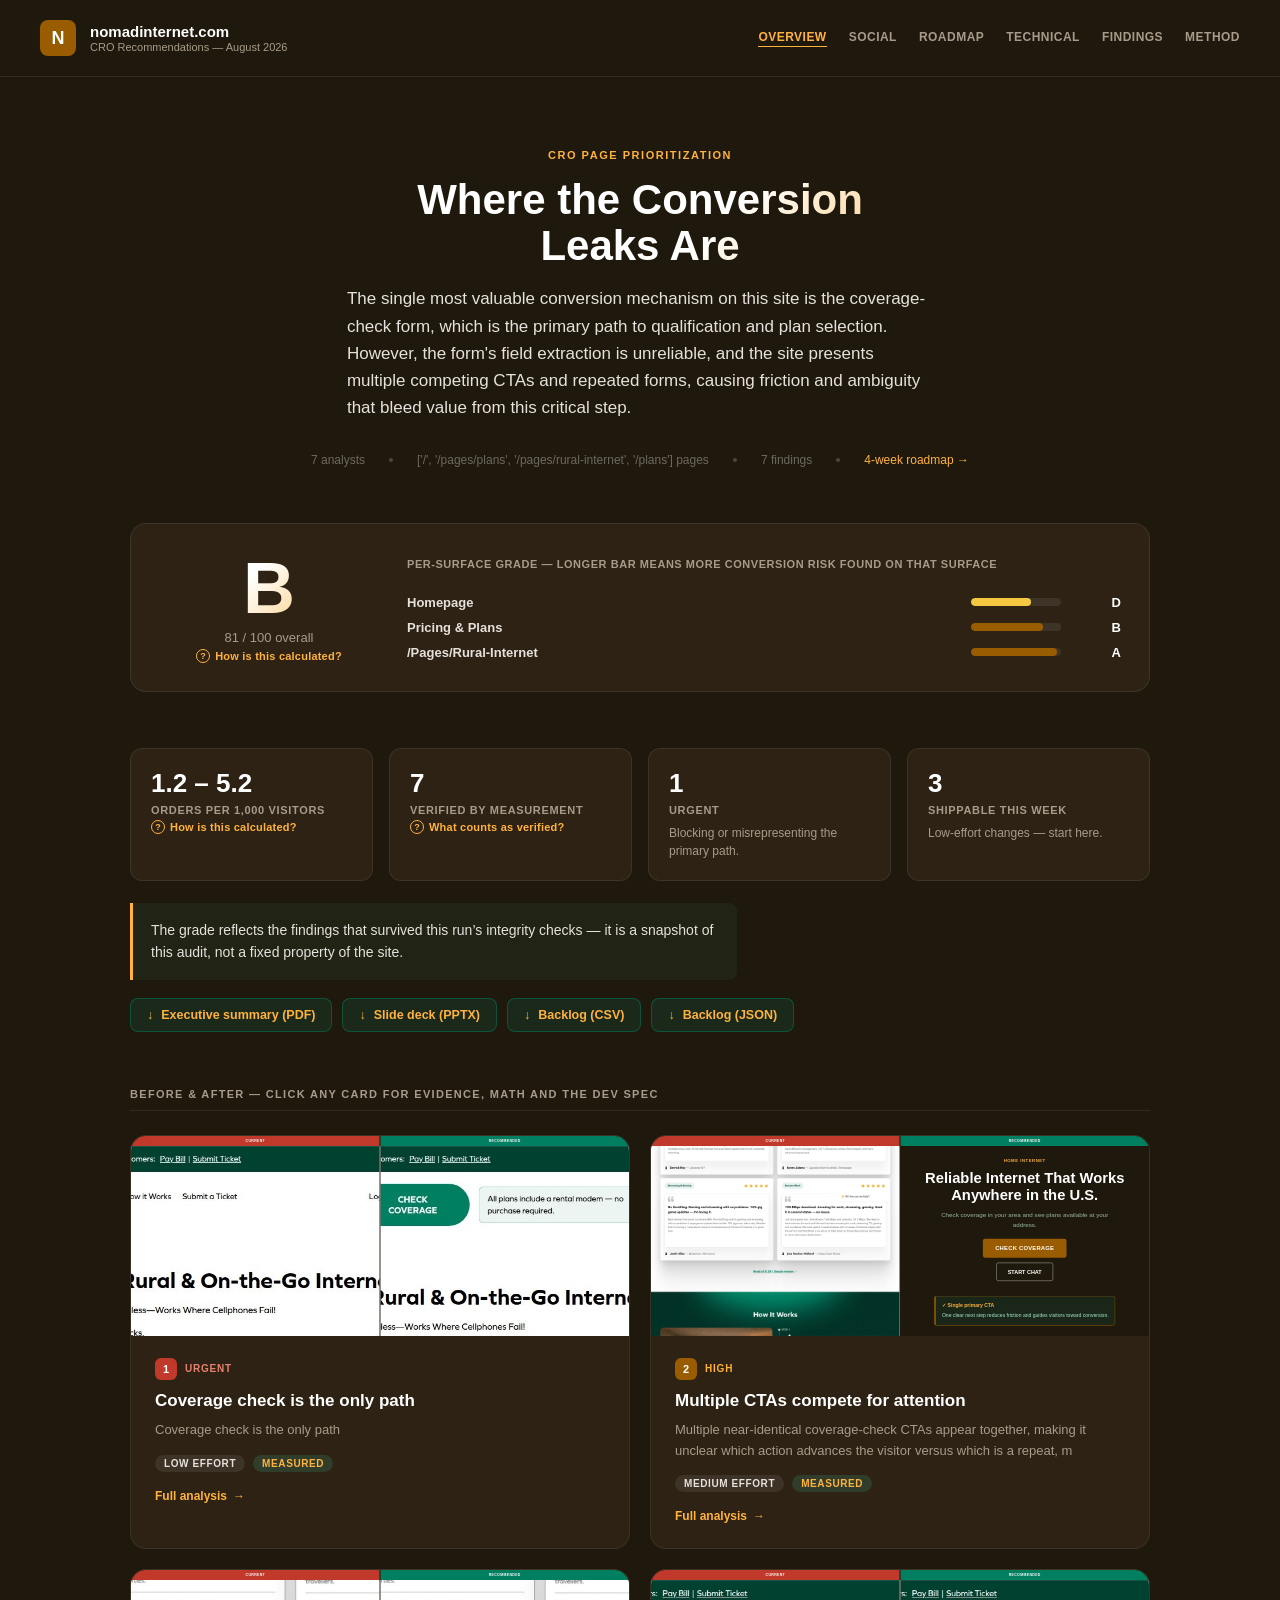
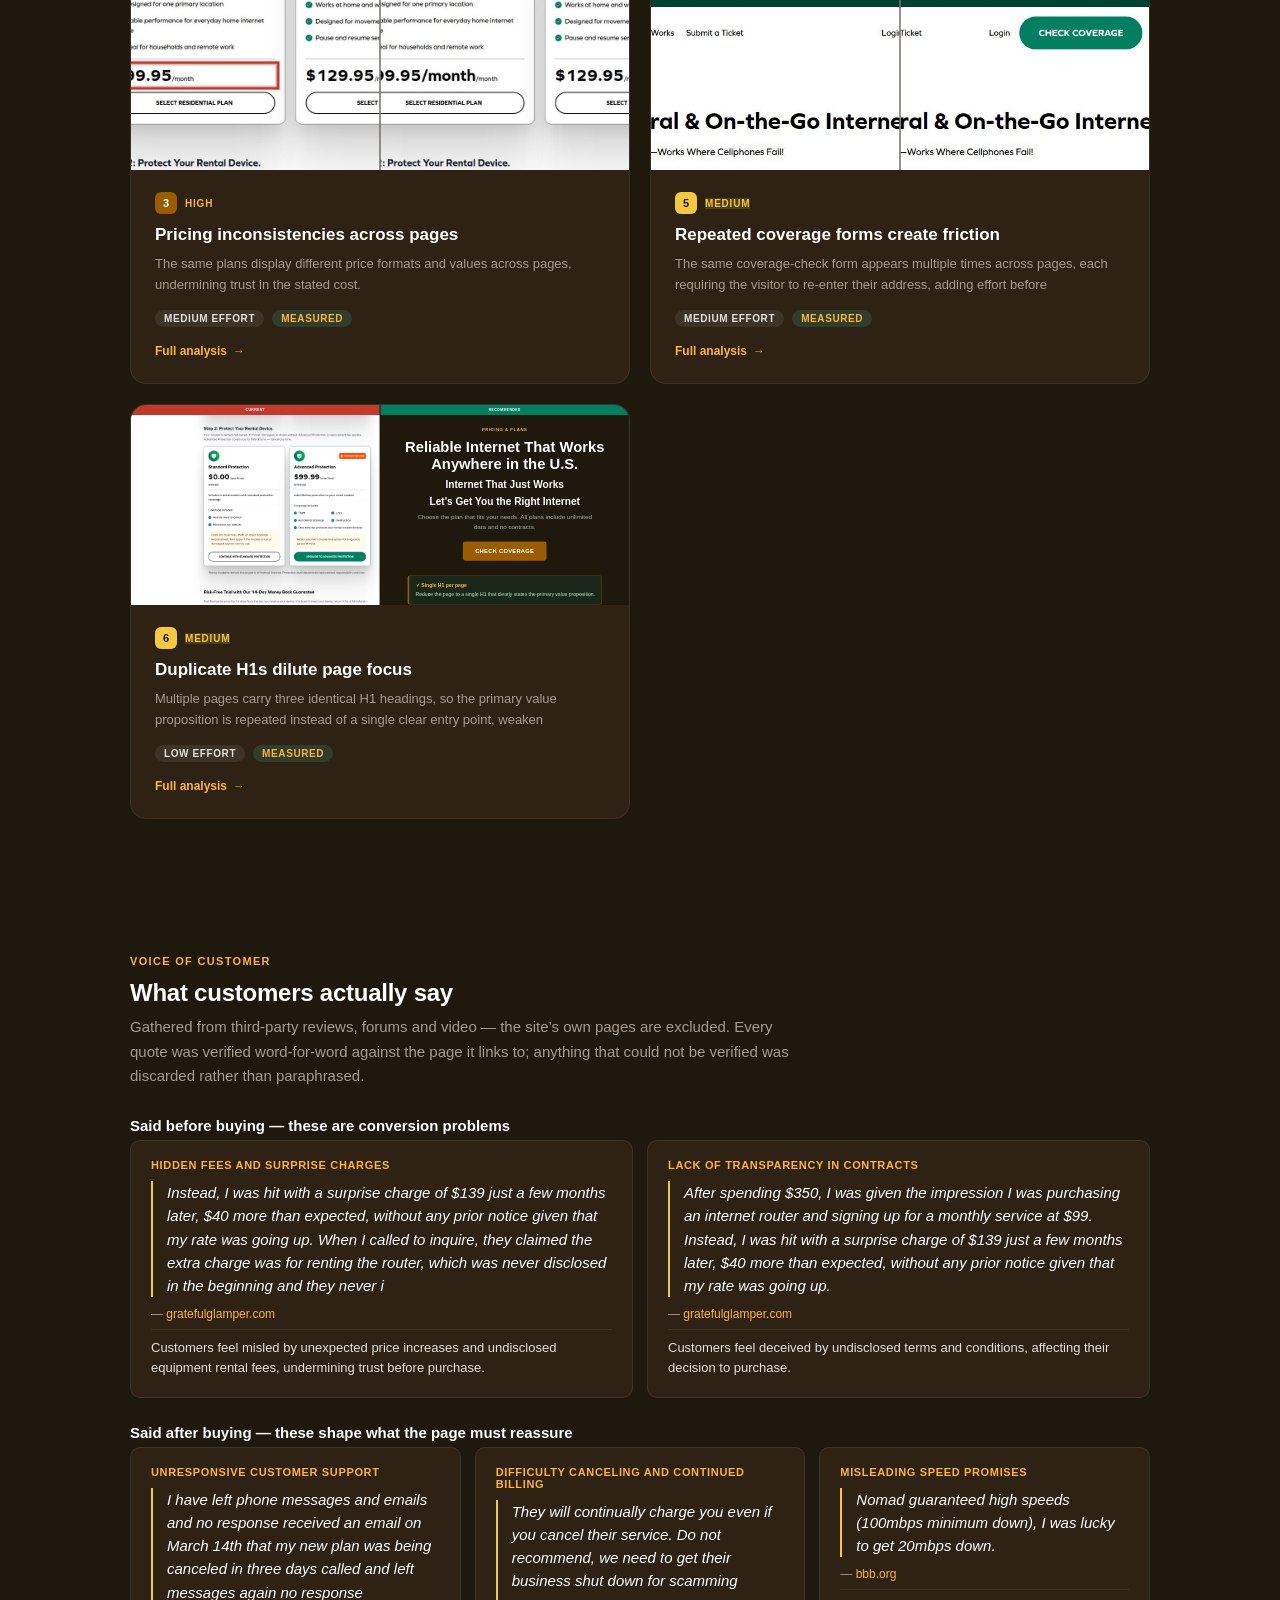
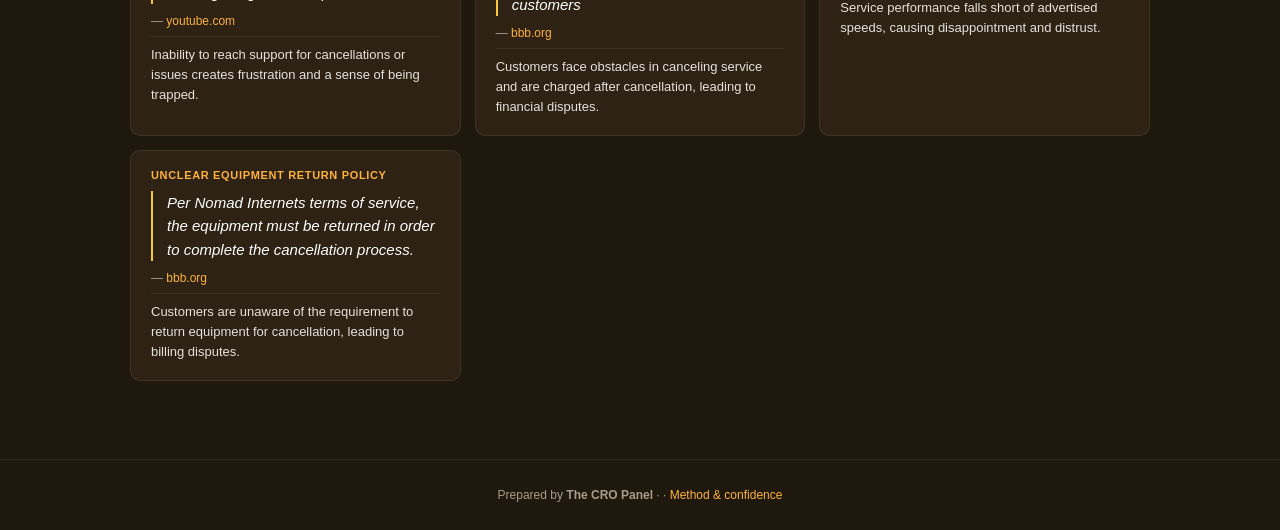
<file: index.html>
<!doctype html>
<html lang="en">
<head>
<meta charset="utf-8">
<meta name="viewport" content="width=device-width, initial-scale=1.0">
<title>nomadinternet.com — CRO Recommendations</title>
<link rel="stylesheet" href="cro_system.css">
<style>:root{--green:#995c00;--teal:#ffb23d;--navy:#1f180c;--mid:#2d2213;--light:#3f311c;--muted:#a79c8b;--off:#e5e1dc;}</style></head>
<body>
<header>
  <a class="logo-area" href="index.html" style="text-decoration:none">
    <div class="logo-dot">N</div>
    <div>
      <div class="logo-text">nomadinternet.com</div>
      <div class="logo-sub">CRO Recommendations — August 2026</div>
    </div>
  </a>
  <nav class="nav"><a href="index.html" class="active">Overview</a><a href="social.html">Social</a><a href="roadmap.html">Roadmap</a><a href="technical.html">Technical</a><a href="appendix.html">Findings</a><a href="methodology.html">Method</a></nav>
</header>

<div class="hero">
  <div class="hero-eyebrow">CRO Page Prioritization</div>
  <h1>Where the Conversion<br>Leaks Are</h1>
  <p>The single most valuable conversion mechanism on this site is the coverage-check form, which is the primary path to qualification and plan selection. However, the form&#x27;s field extraction is unreliable, and the site presents multiple competing CTAs and repeated forms, causing friction and ambiguity that bleed value from this critical step.</p>
  <div class="hero-meta">
    <span>7 analysts</span><span class="dot"></span>
    <span>['/', '/pages/plans', '/pages/rural-internet', '/plans'] pages</span><span class="dot"></span>
    <span>7 findings</span><span class="dot"></span>
    <span><a href="roadmap.html" style="color:var(--teal);text-decoration:none">4-week roadmap →</a></span>
  </div>
</div>

<div class="wrap">
  <div class="section" style="padding-top:0">
    <div class="scorecard">
      <div class="grade-dial">
        <div class="grade-letter">B</div>
        <div class="grade-score">81 / 100 overall</div>
        <button class="explain" data-m="grade">How is this calculated?</button>
      </div>
      <div class="surface-rows">
        <div class="surface-legend">Per-surface grade — longer bar means more
          conversion risk found on that surface</div>
        <div class="surface-row"><div class="sname">Homepage</div><div class="bar-track"><div class="bar-fill warn" style="width:67%"></div></div><div class="sgrade">D</div></div><div class="surface-row"><div class="sname">Pricing &amp; Plans</div><div class="bar-track"><div class="bar-fill " style="width:80%"></div></div><div class="sgrade">B</div></div><div class="surface-row"><div class="sname">/Pages/Rural-Internet</div><div class="bar-track"><div class="bar-fill " style="width:95%"></div></div><div class="sgrade">A</div></div>
      </div>
    </div>
  </div>

  <div class="section" style="padding-top:0;border-top:none">
    <div class="tiles">
      <div class="tile"><div class="tval">1.2 – 5.2</div>
        <div class="tlabel">orders per 1,000 visitors</div><button class="explain" data-m="opp">How is this calculated?</button></div>
      <div class="tile"><div class="tval">7</div>
        <div class="tlabel">Verified by measurement</div><button class="explain" data-m="ver">What counts as verified?</button></div>
      <div class="tile"><div class="tval">1</div><div class="tlabel">Urgent</div><div class="tnote">Blocking or misrepresenting the primary path.</div></div>
      <div class="tile"><div class="tval">3</div>
        <div class="tlabel">Shippable this week</div>
        <div class="tnote">Low-effort changes — start here.</div></div>
    </div>
    <div class="coverage">The grade reflects the findings that survived this run’s integrity checks — it is a snapshot of this audit, not a fixed property of the site.</div>
    <div class="dl-row">
      <a class="btn-dl" href="executive-summary.pdf" download>Executive summary (PDF)</a>
      <a class="btn-dl" href="report-deck.pptx" download>Slide deck (PPTX)</a>
      <a class="btn-dl" href="backlog.csv" download>Backlog (CSV)</a>
      <a class="btn-dl" href="backlog.json" download>Backlog (JSON)</a>
    </div>
  </div>
</div>

<div class="cards-section">
  <div class="section-label">Before &amp; After — click any card for evidence, math and the dev spec</div>
  <div class="cards"><a class="card" href="finding_1_coverage_check_only_path.html">
      <div class="card-preview photo"><div class="preview-inner photo">
        <div class="preview-half">
          <div class="preview-bar bar-red">Current</div><div class="shotwrap"><img class="shot" src="shot_before_0_coverage_check_is_the_only_path.jpg" alt="" loading="lazy"></div>
        </div>
        <div class="preview-divider"></div>
        <div class="preview-half">
          <div class="preview-bar bar-green">Recommended</div>
          <div class="shotwrap"><img class="shot" src="shot_after_0_coverage_check_is_the_only_path.jpg" alt="" loading="lazy"></div>
        </div>
      </div></div>
      <div class="card-body">
        <div class="card-priority">
          <div class="priority-num num-urgent">1</div>
          <div class="priority-label label-urgent">Urgent</div>
        </div>
        <h2>Coverage check is the only path</h2>
        <p>Coverage check is the only path</p>
        <div class="badge-row" style="margin-bottom:14px"><span class="badge badge-effort">Low effort</span><span class="badge badge-verified">Measured</span></div>
        <span class="card-link">Full analysis <span class="arrow">→</span></span>
      </div></a><a class="card" href="finding_2_multiple_ctas_compete.html">
      <div class="card-preview"><div class="preview-inner">
        <div class="preview-half">
          <div class="preview-bar bar-red">Current</div><div class="shotwrap"><img class="shot" src="shot_home.png" alt="" loading="lazy" style="object-position:center 22%"></div>
        </div>
        <div class="preview-divider"></div>
        <div class="preview-half">
          <div class="preview-bar bar-green">Recommended</div>
          <div class="preview-body"><div class="surface"><p class="eyebrow">Home Internet</p><h1>Reliable Internet That Works Anywhere in the U.S.</h1><p>Check coverage in your area and see plans available at your address.</p><span class="btn-primary">CHECK COVERAGE</span><span class="btn-secondary">START CHAT</span><div class="win-callout"><strong>✓ Single primary CTA</strong>One clear next step reduces friction and guides visitors toward conversion.</div></div></div>
        </div>
      </div></div>
      <div class="card-body">
        <div class="card-priority">
          <div class="priority-num num-high">2</div>
          <div class="priority-label label-high">High</div>
        </div>
        <h2>Multiple CTAs compete for attention</h2>
        <p>Multiple near-identical coverage-check CTAs appear together, making it unclear which action advances the visitor versus which is a repeat, m</p>
        <div class="badge-row" style="margin-bottom:14px"><span class="badge badge-effort">Medium effort</span><span class="badge badge-verified">Measured</span></div>
        <span class="card-link">Full analysis <span class="arrow">→</span></span>
      </div></a><a class="card" href="finding_3_pricing_inconsistencies.html">
      <div class="card-preview photo"><div class="preview-inner photo">
        <div class="preview-half">
          <div class="preview-bar bar-red">Current</div><div class="shotwrap"><img class="shot" src="shot_before_2_pricing_inconsistencies_across_pages.jpg" alt="" loading="lazy"></div>
        </div>
        <div class="preview-divider"></div>
        <div class="preview-half">
          <div class="preview-bar bar-green">Recommended</div>
          <div class="shotwrap"><img class="shot" src="shot_after_2_pricing_inconsistencies_across_pages.jpg" alt="" loading="lazy"></div>
        </div>
      </div></div>
      <div class="card-body">
        <div class="card-priority">
          <div class="priority-num num-high">3</div>
          <div class="priority-label label-high">High</div>
        </div>
        <h2>Pricing inconsistencies across pages</h2>
        <p>The same plans display different price formats and values across pages, undermining trust in the stated cost.</p>
        <div class="badge-row" style="margin-bottom:14px"><span class="badge badge-effort">Medium effort</span><span class="badge badge-verified">Measured</span></div>
        <span class="card-link">Full analysis <span class="arrow">→</span></span>
      </div></a><a class="card" href="finding_5_repeated_coverage_forms.html">
      <div class="card-preview photo"><div class="preview-inner photo">
        <div class="preview-half">
          <div class="preview-bar bar-red">Current</div><div class="shotwrap"><img class="shot" src="shot_before_4_repeated_coverage_forms_create_friction.jpg" alt="" loading="lazy"></div>
        </div>
        <div class="preview-divider"></div>
        <div class="preview-half">
          <div class="preview-bar bar-green">Recommended</div>
          <div class="shotwrap"><img class="shot" src="shot_after_4_repeated_coverage_forms_create_friction.jpg" alt="" loading="lazy"></div>
        </div>
      </div></div>
      <div class="card-body">
        <div class="card-priority">
          <div class="priority-num num-medium">5</div>
          <div class="priority-label label-medium">Medium</div>
        </div>
        <h2>Repeated coverage forms create friction</h2>
        <p>The same coverage-check form appears multiple times across pages, each requiring the visitor to re-enter their address, adding effort before</p>
        <div class="badge-row" style="margin-bottom:14px"><span class="badge badge-effort">Medium effort</span><span class="badge badge-verified">Measured</span></div>
        <span class="card-link">Full analysis <span class="arrow">→</span></span>
      </div></a><a class="card" href="finding_6_duplicate_h1s.html">
      <div class="card-preview"><div class="preview-inner">
        <div class="preview-half">
          <div class="preview-bar bar-red">Current</div><div class="shotwrap"><img class="shot" src="shot_plans.png" alt="" loading="lazy" style="object-position:center 22%"></div>
        </div>
        <div class="preview-divider"></div>
        <div class="preview-half">
          <div class="preview-bar bar-green">Recommended</div>
          <div class="preview-body"><div class="surface"><p class="eyebrow">Pricing & Plans</p><h1>Reliable Internet That Works Anywhere in the U.S.</h1><h2>Internet That Just Works</h2><h2>Let's Get You the Right Internet</h2><p>Choose the plan that fits your needs. All plans include unlimited data and no contracts.</p><span class="btn-primary">CHECK COVERAGE</span><div class="win-callout"><strong>✓ Single H1 per page</strong>Reduce the page to a single H1 that clearly states the primary value proposition.</div></div></div>
        </div>
      </div></div>
      <div class="card-body">
        <div class="card-priority">
          <div class="priority-num num-medium">6</div>
          <div class="priority-label label-medium">Medium</div>
        </div>
        <h2>Duplicate H1s dilute page focus</h2>
        <p>Multiple pages carry three identical H1 headings, so the primary value proposition is repeated instead of a single clear entry point, weaken</p>
        <div class="badge-row" style="margin-bottom:14px"><span class="badge badge-effort">Low effort</span><span class="badge badge-verified">Measured</span></div>
        <span class="card-link">Full analysis <span class="arrow">→</span></span>
      </div></a></div>
</div>

<div class="wrap">
<div class="section">
  <div class="eyebrow-label">Voice of customer</div>
  <h2 class="section-title">What customers actually say</h2>
  <p class="section-intro">Gathered from third-party reviews, forums and video —
    the site’s own pages are excluded. Every quote was verified word-for-word
    against the page it links to; anything that could not be verified was
    discarded rather than paraphrased.</p>
  <h3 class="sub-title">Said before buying — these are conversion problems</h3><div class="voice-grid"><div class="voice-card"><div class="voice-theme">Hidden fees and surprise charges</div><blockquote class="voice-quote">Instead, I was hit with a surprise charge of $139 just a few months later, $40 more than expected, without any prior notice given that my rate was going up. When I called to inquire, they claimed the extra charge was for renting the router, which was never disclosed in the beginning and they never i</blockquote><div class="voice-src">— <a href="https://gratefulglamper.com/nomad-internet-review" target="_blank" rel="noopener">gratefulglamper.com</a></div><div class="voice-means">Customers feel misled by unexpected price increases and undisclosed equipment rental fees, undermining trust before purchase.</div></div><div class="voice-card"><div class="voice-theme">Lack of transparency in contracts</div><blockquote class="voice-quote">After spending $350, I was given the impression I was purchasing an internet router and signing up for a monthly service at $99. Instead, I was hit with a surprise charge of $139 just a few months later, $40 more than expected, without any prior notice given that my rate was going up.</blockquote><div class="voice-src">— <a href="https://gratefulglamper.com/nomad-internet-review" target="_blank" rel="noopener">gratefulglamper.com</a></div><div class="voice-means">Customers feel deceived by undisclosed terms and conditions, affecting their decision to purchase.</div></div></div><h3 class="sub-title">Said after buying — these shape what the page must reassure</h3><div class="voice-grid"><div class="voice-card"><div class="voice-theme">Unresponsive customer support</div><blockquote class="voice-quote">I have left phone messages and emails and no response received an email on March 14th that my new plan was being canceled in three days called and left messages again no response</blockquote><div class="voice-src">— <a href="https://www.youtube.com/watch?v=dWmUY-UekcM" target="_blank" rel="noopener">youtube.com</a></div><div class="voice-means">Inability to reach support for cancellations or issues creates frustration and a sense of being trapped.</div></div><div class="voice-card"><div class="voice-theme">Difficulty canceling and continued billing</div><blockquote class="voice-quote">They will continually charge you even if you cancel their service. Do not recommend, we need to get their business shut down for scamming customers</blockquote><div class="voice-src">— <a href="https://www.bbb.org/us/tx/new-braunfels/profile/internet-service/nomad-internet-0825-1000182039/customer-reviews" target="_blank" rel="noopener">bbb.org</a></div><div class="voice-means">Customers face obstacles in canceling service and are charged after cancellation, leading to financial disputes.</div></div><div class="voice-card"><div class="voice-theme">Misleading speed promises</div><blockquote class="voice-quote">Nomad guaranteed high speeds (100mbps minimum down), I was lucky to get 20mbps down.</blockquote><div class="voice-src">— <a href="https://www.bbb.org/us/tx/new-braunfels/profile/internet-service/nomad-internet-0825-1000182039/customer-reviews" target="_blank" rel="noopener">bbb.org</a></div><div class="voice-means">Service performance falls short of advertised speeds, causing disappointment and distrust.</div></div><div class="voice-card"><div class="voice-theme">Unclear equipment return policy</div><blockquote class="voice-quote">Per Nomad Internets terms of service, the equipment must be returned in order to complete the cancellation process.</blockquote><div class="voice-src">— <a href="https://www.bbb.org/us/tx/new-braunfels/profile/internet-service/nomad-internet-0825-1000182039/customer-reviews" target="_blank" rel="noopener">bbb.org</a></div><div class="voice-means">Customers are unaware of the requirement to return equipment for cancellation, leading to billing disputes.</div></div></div>
</div></div>
<div class="footer">
  Prepared by <strong>The CRO Panel</strong> · <a href="mailto:"></a> · <a href="methodology.html">Method &amp; confidence</a>
</div>
<div class="modal-overlay" id="modal-root"><div class="modal-box"></div></div>
<template id="m-grade"><h3>How the grade is calculated</h3><p>Each surface starts at 100. The worst issue costs its full penalty — Urgent 25, High 12, Medium 5 — and each further issue costs 30% less than the one before, because the fifth problem on a page does not damage it as much as the first.</p><div class="formula">surface = 100 − Σ penalty × 0.7ⁱ&nbsp;&nbsp;(worst first)
overall = mean of surface scores</div><table><tr><th>Surface</th><th>Urgent</th><th>High</th><th>Score</th><th>Grade</th></tr><tr><td>Homepage</td><td class='num'>1</td><td class='num'>1</td><td class='num'>67</td><td class='num'>D</td></tr><tr><td>Pricing &amp; Plans</td><td class='num'>0</td><td class='num'>4</td><td class='num'>80</td><td class='num'>B</td></tr><tr><td>/Pages/Rural-Internet</td><td class='num'>0</td><td class='num'>1</td><td class='num'>95</td><td class='num'>A</td></tr></table><p>Grades: A 90+, B 80+, C 70+, D 60+, F below 60.</p></template><template id="m-opp"><h3>How the total is calculated</h3><p>The sum of every finding's individual range. Each row is traffic × conversion × assumed lift band × order value:</p><table><tr><th>Finding</th><th>Lift band</th><th>Range</th></tr><tr><td>Coverage check is the only path</td><td class='num'>2.0–8.0%</td><td class='num'>0.4–1.6/1k</td></tr><tr><td>Multiple CTAs compete for attention</td><td class='num'>1.0–5.0%</td><td class='num'>0.2–1.0/1k</td></tr><tr><td>Pricing inconsistencies across pages</td><td class='num'>1.0–5.0%</td><td class='num'>0.2–1.0/1k</td></tr><tr><td>Pricing appears before qualification</td><td class='num'>0.5–2.0%</td><td class='num'>0.1–0.4/1k</td></tr><tr><td>Repeated coverage forms create friction</td><td class='num'>0.5–2.0%</td><td class='num'>0.1–0.4/1k</td></tr><tr><td>Duplicate H1s dilute page focus</td><td class='num'>0.5–2.0%</td><td class='num'>0.1–0.4/1k</td></tr><tr><td>Unexpected higher charge on rural page</td><td class='num'>0.5–2.0%</td><td class='num'>0.1–0.4/1k</td></tr></table><p><strong>No traffic or order-value figures were supplied</strong>, so the total is a per-1,000-visitor rate against an assumed 2% baseline. Supply real figures and this becomes a dollar range.</p><p><strong>Caveat that applies to every row:</strong> Across 127,000 experiments, 12% produced a statistically significant improvement on the primary metric; a healthy programme win rate is 10-30%. These are prizes if changes work, not forecasts.</p></template><template id="m-ver"><h3>What &#x27;verified&#x27; means</h3><p>A verified finding was measured directly — real-user field data, security headers, accessibility defects counted in the markup — and is reproducible by anyone. Everything else is expert inspection: valuable, but a hypothesis until tested.</p></template><script>
(function(){
  var root=document.getElementById('modal-root');
  function close(){root.classList.remove('open');}
  document.addEventListener('click',function(e){
    var b=e.target.closest('[data-m]');
    if(b){var t=document.getElementById('m-'+b.getAttribute('data-m'));
      if(t){root.querySelector('.modal-box').innerHTML=
        '<button class="modal-close" aria-label="Close">\u00d7</button>'+t.innerHTML;
        root.classList.add('open');}return;}
    if(e.target.closest('.modal-close')||e.target===root)close();
  });
  document.addEventListener('keydown',function(e){if(e.key==='Escape')close();});
  /* The miniature is markup authored at 1280px, scaled to the card width.
     Real screenshots on a narrow viewport are stacked at full width instead,
     so scaling them would shrink them to about a third of the card. The inline
     transform has to be cleared as well as skipped, because a resize past the
     breakpoint leaves the previous value behind. */
  function scale(){
    var stack=window.matchMedia('(max-width: 700px)').matches;
    document.querySelectorAll('.card-preview .preview-inner').forEach(function(el){
      var host=el.parentElement;if(!host)return;
      if(stack&&el.classList.contains('photo')){
        el.style.transform='';host.style.height='';return;}
      var w=host.clientWidth;if(!w)return;
      var s=w/1280;el.style.transform='scale('+s+')';
      host.style.height=Math.round(514*s)+'px';});
  }
  scale();window.addEventListener('resize',scale);
  function pos(){
    document.querySelectorAll('.shot-scroll[data-frac]').forEach(function(el){
      var img=el.querySelector('img');
      var go=function(){var f=parseFloat(el.getAttribute('data-frac'))||0;
        el.scrollTop=f*(el.scrollHeight-el.clientHeight);};
      if(img&&!img.complete){img.addEventListener('load',go);}else{go();}
    });
  }
  pos();
})();
</script>
</body>
</html>
</file>
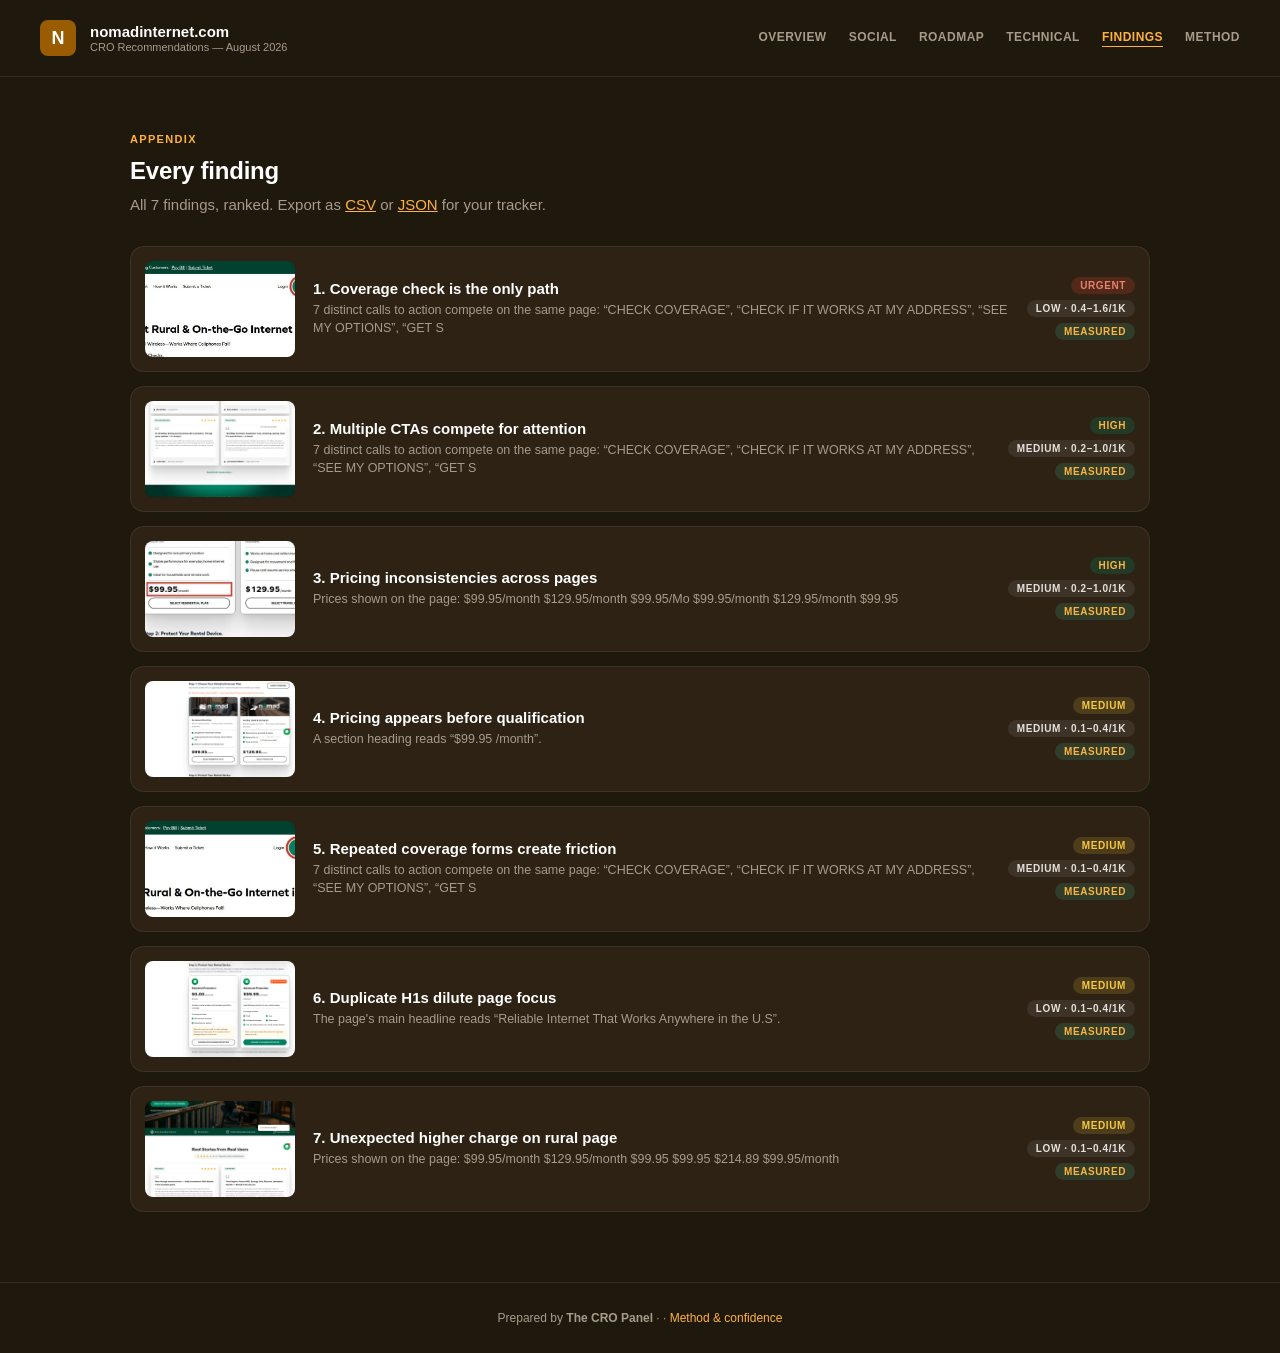
<file: appendix.html>
<!doctype html>
<html lang="en">
<head>
<meta charset="utf-8">
<meta name="viewport" content="width=device-width, initial-scale=1.0">
<title>All findings — nomadinternet.com</title>
<link rel="stylesheet" href="cro_system.css">
<style>:root{--green:#995c00;--teal:#ffb23d;--navy:#1f180c;--mid:#2d2213;--light:#3f311c;--muted:#a79c8b;--off:#e5e1dc;}</style></head>
<body>
<header>
  <a class="logo-area" href="index.html" style="text-decoration:none">
    <div class="logo-dot">N</div>
    <div>
      <div class="logo-text">nomadinternet.com</div>
      <div class="logo-sub">CRO Recommendations — August 2026</div>
    </div>
  </a>
  <nav class="nav"><a href="index.html">Overview</a><a href="social.html">Social</a><a href="roadmap.html">Roadmap</a><a href="technical.html">Technical</a><a href="appendix.html" class="active">Findings</a><a href="methodology.html">Method</a></nav>
</header>

<div class="wrap">
  <div class="section">
    <div class="eyebrow-label">Appendix</div>
    <h2 class="section-title">Every finding</h2>
    <p class="section-intro">All 7 findings, ranked. Export as
      <a href="backlog.csv" style="color:var(--teal)">CSV</a> or
      <a href="backlog.json" style="color:var(--teal)">JSON</a> for your tracker.</p>
    <a class="finding-row" href="finding_1_coverage_check_only_path.html">
      <div class="finding-thumb"><img src="shot_before_0_coverage_check_is_the_only_path.jpg" alt="" loading="lazy" style="object-position:center 50%"></div>
      <div class="fr-body">
        <h3>1. Coverage check is the only path</h3>
        <p>7 distinct calls to action compete on the same page: “CHECK COVERAGE”, “CHECK IF IT WORKS AT MY ADDRESS”, “SEE MY OPTIONS”, “GET S</p>
      </div>
      <div class="fr-meta">
        <span class="badge badge-urgent">Urgent</span>
        <span class="badge badge-effort">Low · 0.4–1.6/1k</span>
        <span class="badge badge-verified">Measured</span>
      </div>
    </a><a class="finding-row" href="finding_2_multiple_ctas_compete.html">
      <div class="finding-thumb"><img src="shot_home.png" alt="" loading="lazy" style="object-position:center 22%"></div>
      <div class="fr-body">
        <h3>2. Multiple CTAs compete for attention</h3>
        <p>7 distinct calls to action compete on the same page: “CHECK COVERAGE”, “CHECK IF IT WORKS AT MY ADDRESS”, “SEE MY OPTIONS”, “GET S</p>
      </div>
      <div class="fr-meta">
        <span class="badge badge-high">High</span>
        <span class="badge badge-effort">Medium · 0.2–1.0/1k</span>
        <span class="badge badge-verified">Measured</span>
      </div>
    </a><a class="finding-row" href="finding_3_pricing_inconsistencies.html">
      <div class="finding-thumb"><img src="shot_before_2_pricing_inconsistencies_across_pages.jpg" alt="" loading="lazy" style="object-position:center 50%"></div>
      <div class="fr-body">
        <h3>3. Pricing inconsistencies across pages</h3>
        <p>Prices shown on the page: $99.95/month $129.95/month $99.95/Mo $99.95/month $129.95/month $99.95</p>
      </div>
      <div class="fr-meta">
        <span class="badge badge-high">High</span>
        <span class="badge badge-effort">Medium · 0.2–1.0/1k</span>
        <span class="badge badge-verified">Measured</span>
      </div>
    </a><a class="finding-row" href="finding_4_pricing_before_qualification.html">
      <div class="finding-thumb"><img src="shot_plans.png" alt="" loading="lazy" style="object-position:center 8%"></div>
      <div class="fr-body">
        <h3>4. Pricing appears before qualification</h3>
        <p>A section heading reads “$99.95 /month”.</p>
      </div>
      <div class="fr-meta">
        <span class="badge badge-medium">Medium</span>
        <span class="badge badge-effort">Medium · 0.1–0.4/1k</span>
        <span class="badge badge-verified">Measured</span>
      </div>
    </a><a class="finding-row" href="finding_5_repeated_coverage_forms.html">
      <div class="finding-thumb"><img src="shot_before_4_repeated_coverage_forms_create_friction.jpg" alt="" loading="lazy" style="object-position:center 50%"></div>
      <div class="fr-body">
        <h3>5. Repeated coverage forms create friction</h3>
        <p>7 distinct calls to action compete on the same page: “CHECK COVERAGE”, “CHECK IF IT WORKS AT MY ADDRESS”, “SEE MY OPTIONS”, “GET S</p>
      </div>
      <div class="fr-meta">
        <span class="badge badge-medium">Medium</span>
        <span class="badge badge-effort">Medium · 0.1–0.4/1k</span>
        <span class="badge badge-verified">Measured</span>
      </div>
    </a><a class="finding-row" href="finding_6_duplicate_h1s.html">
      <div class="finding-thumb"><img src="shot_plans.png" alt="" loading="lazy" style="object-position:center 22%"></div>
      <div class="fr-body">
        <h3>6. Duplicate H1s dilute page focus</h3>
        <p>The page&#x27;s main headline reads “Reliable Internet That Works Anywhere in the U.S”.</p>
      </div>
      <div class="fr-meta">
        <span class="badge badge-medium">Medium</span>
        <span class="badge badge-effort">Low · 0.1–0.4/1k</span>
        <span class="badge badge-verified">Measured</span>
      </div>
    </a><a class="finding-row" href="finding_7_unexpected_higher_charge_rural.html">
      <div class="finding-thumb"><img src="shot_home.png" alt="" loading="lazy" style="object-position:center 8%"></div>
      <div class="fr-body">
        <h3>7. Unexpected higher charge on rural page</h3>
        <p>Prices shown on the page: $99.95/month $129.95/month $99.95 $99.95 $214.89 $99.95/month</p>
      </div>
      <div class="fr-meta">
        <span class="badge badge-medium">Medium</span>
        <span class="badge badge-effort">Low · 0.1–0.4/1k</span>
        <span class="badge badge-verified">Measured</span>
      </div>
    </a>
  </div>
</div>
<div class="footer">
  Prepared by <strong>The CRO Panel</strong> · <a href="mailto:"></a> · <a href="methodology.html">Method &amp; confidence</a>
</div>
<div class="modal-overlay" id="modal-root"><div class="modal-box"></div></div>
<script>
(function(){
  var root=document.getElementById('modal-root');
  function close(){root.classList.remove('open');}
  document.addEventListener('click',function(e){
    var b=e.target.closest('[data-m]');
    if(b){var t=document.getElementById('m-'+b.getAttribute('data-m'));
      if(t){root.querySelector('.modal-box').innerHTML=
        '<button class="modal-close" aria-label="Close">\u00d7</button>'+t.innerHTML;
        root.classList.add('open');}return;}
    if(e.target.closest('.modal-close')||e.target===root)close();
  });
  document.addEventListener('keydown',function(e){if(e.key==='Escape')close();});
  /* The miniature is markup authored at 1280px, scaled to the card width.
     Real screenshots on a narrow viewport are stacked at full width instead,
     so scaling them would shrink them to about a third of the card. The inline
     transform has to be cleared as well as skipped, because a resize past the
     breakpoint leaves the previous value behind. */
  function scale(){
    var stack=window.matchMedia('(max-width: 700px)').matches;
    document.querySelectorAll('.card-preview .preview-inner').forEach(function(el){
      var host=el.parentElement;if(!host)return;
      if(stack&&el.classList.contains('photo')){
        el.style.transform='';host.style.height='';return;}
      var w=host.clientWidth;if(!w)return;
      var s=w/1280;el.style.transform='scale('+s+')';
      host.style.height=Math.round(514*s)+'px';});
  }
  scale();window.addEventListener('resize',scale);
  function pos(){
    document.querySelectorAll('.shot-scroll[data-frac]').forEach(function(el){
      var img=el.querySelector('img');
      var go=function(){var f=parseFloat(el.getAttribute('data-frac'))||0;
        el.scrollTop=f*(el.scrollHeight-el.clientHeight);};
      if(img&&!img.complete){img.addEventListener('load',go);}else{go();}
    });
  }
  pos();
})();
</script>
</body>
</html>
</file>
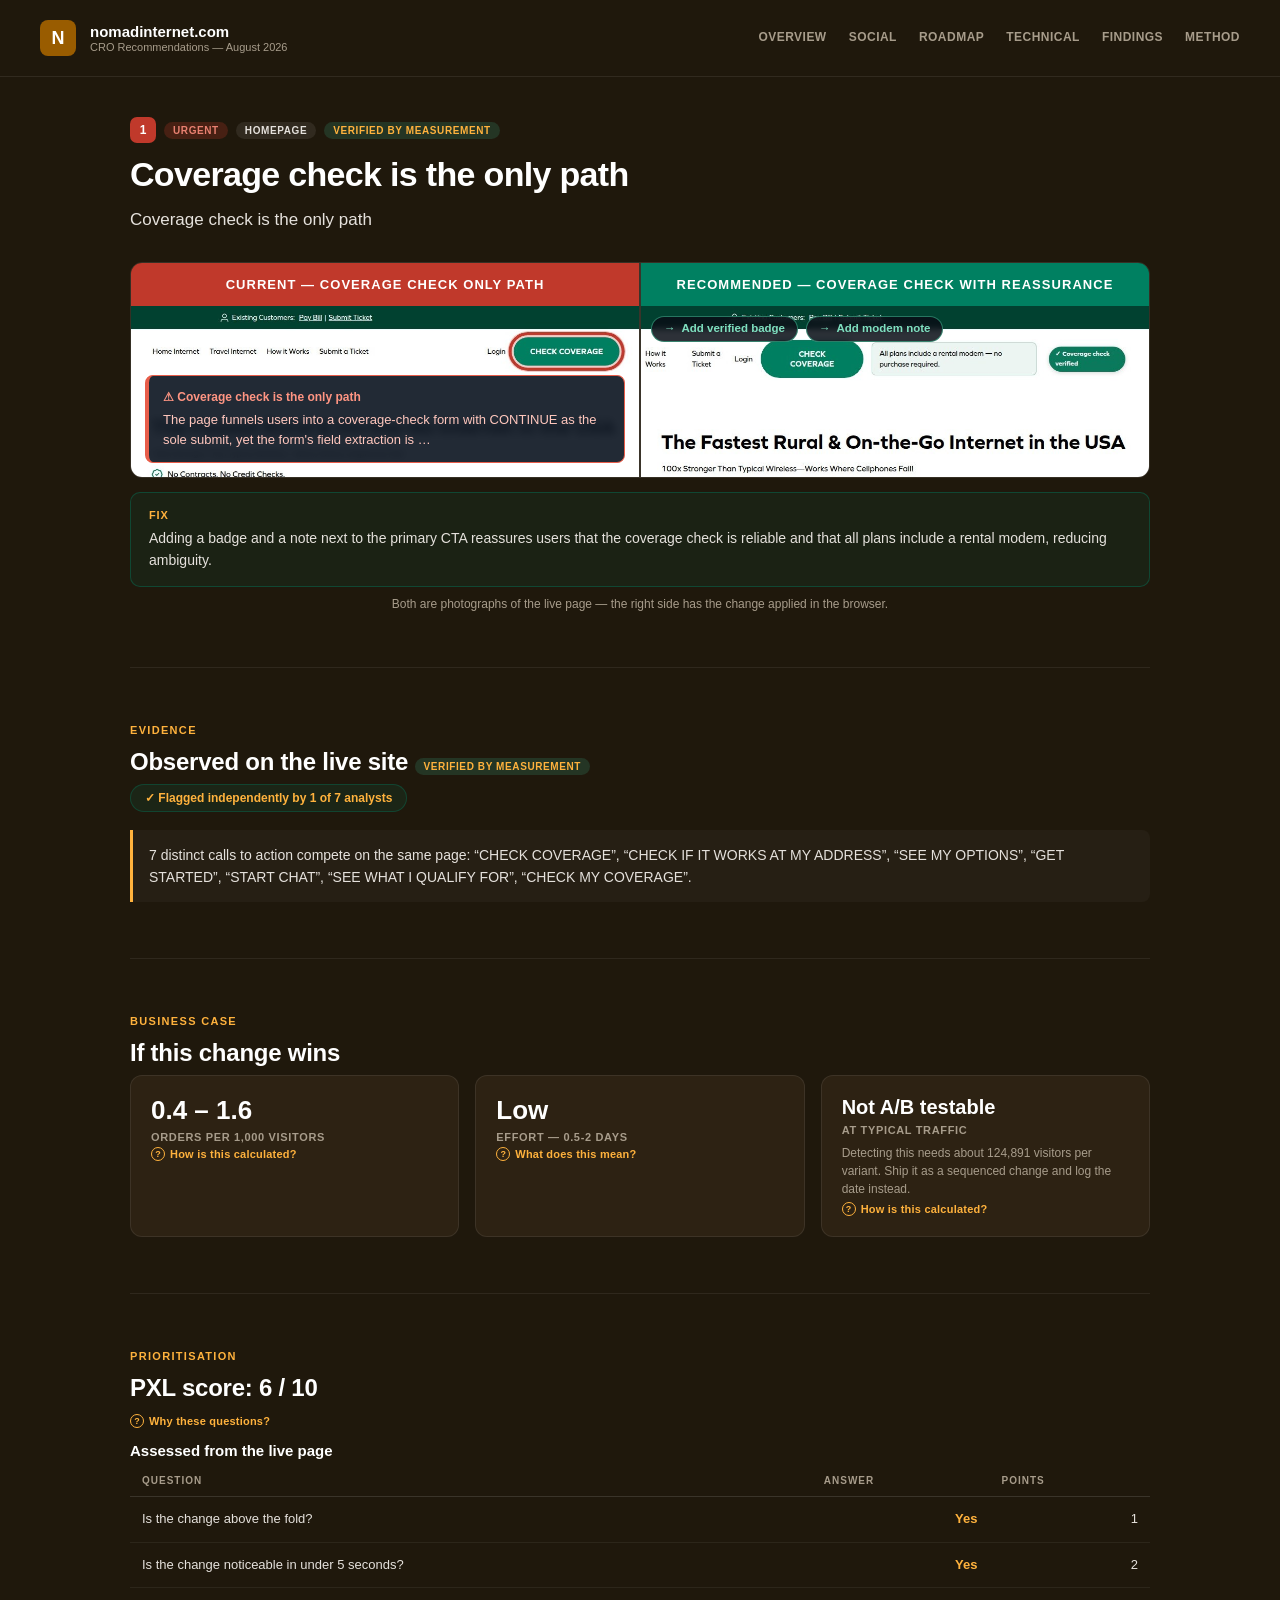
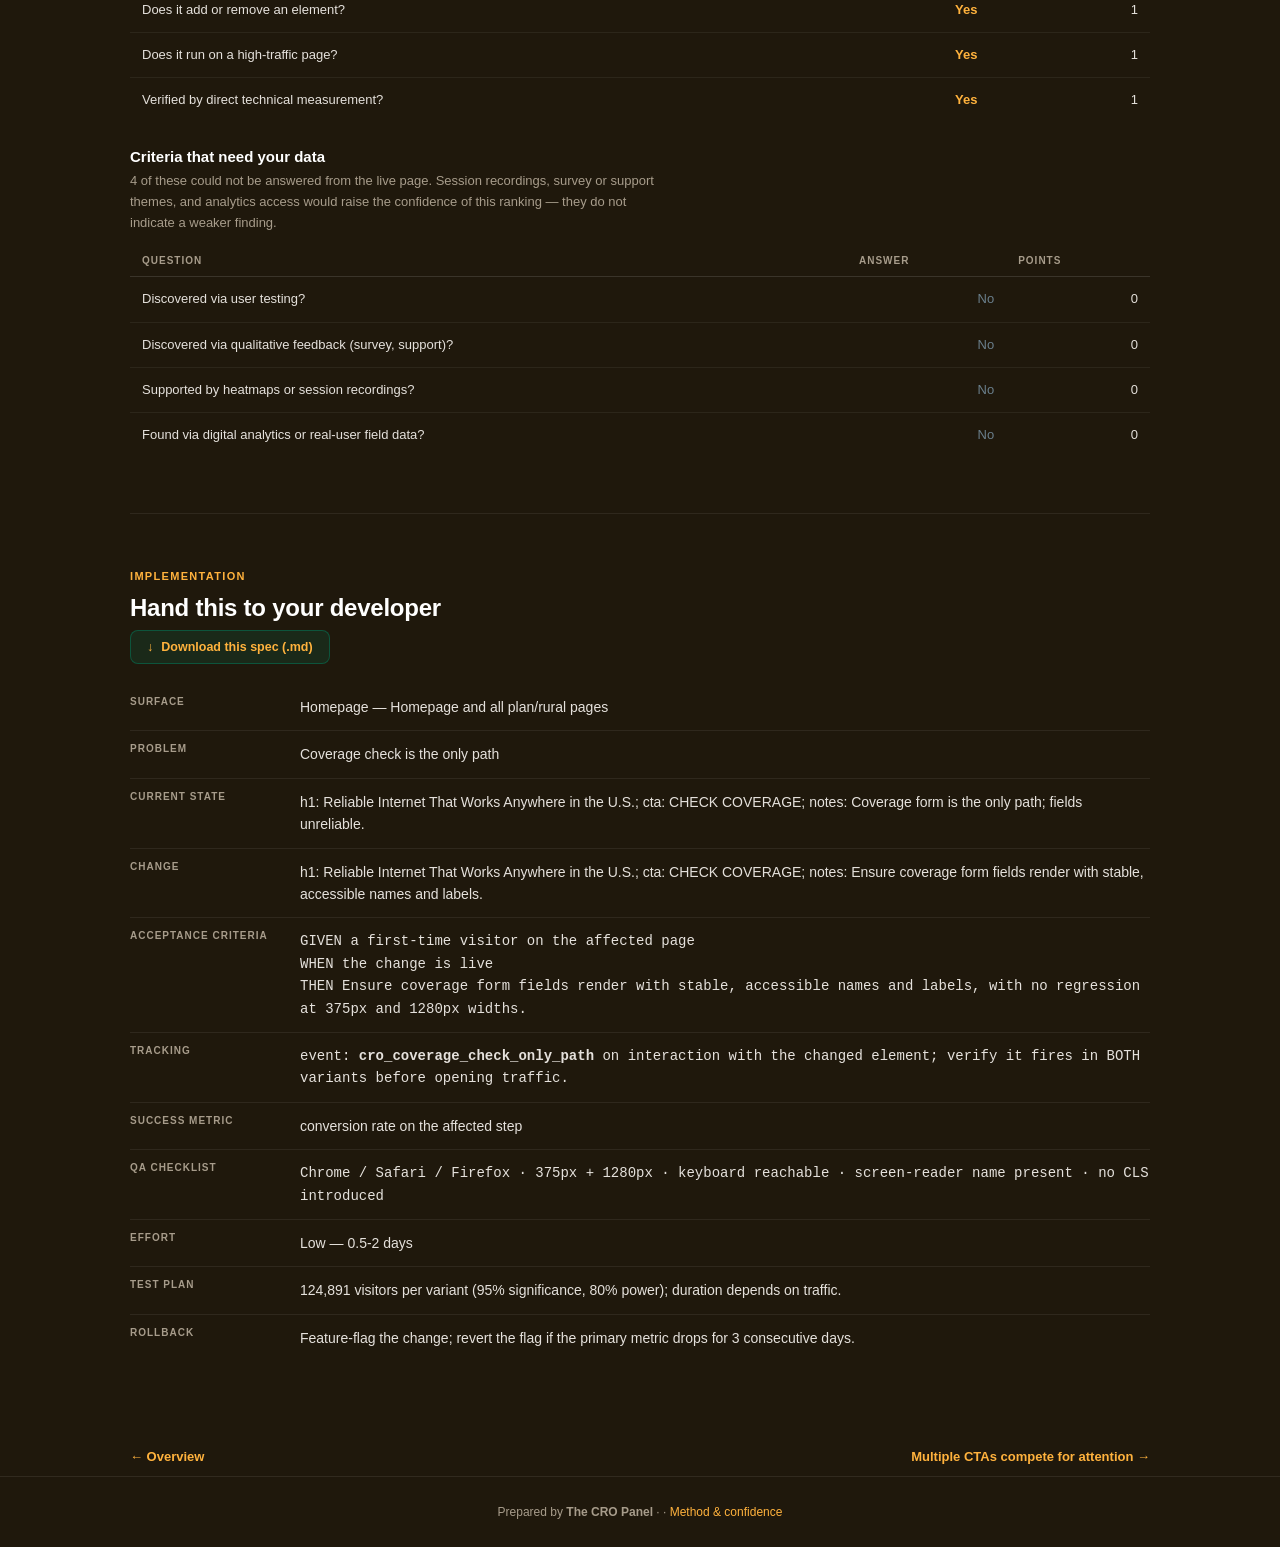
<file: finding_1_coverage_check_only_path.html>
<!doctype html>
<html lang="en">
<head>
<meta charset="utf-8">
<meta name="viewport" content="width=device-width, initial-scale=1.0">
<title>Coverage check is the only path — nomadinternet.com</title>
<link rel="stylesheet" href="cro_system.css">
<style>:root{--green:#995c00;--teal:#ffb23d;--navy:#1f180c;--mid:#2d2213;--light:#3f311c;--muted:#a79c8b;--off:#e5e1dc;}</style></head>
<body>
<header>
  <a class="logo-area" href="index.html" style="text-decoration:none">
    <div class="logo-dot">N</div>
    <div>
      <div class="logo-text">nomadinternet.com</div>
      <div class="logo-sub">CRO Recommendations — August 2026</div>
    </div>
  </a>
  <nav class="nav"><a href="index.html">Overview</a><a href="social.html">Social</a><a href="roadmap.html">Roadmap</a><a href="technical.html">Technical</a><a href="appendix.html">Findings</a><a href="methodology.html">Method</a></nav>
</header>

<div class="wrap">
  <div class="finding-head">
    <div class="badge-row">
      <span class="rank-chip rank-urgent">1</span>
      <span class="badge badge-urgent">Urgent</span>
      <span class="badge badge-effort">Homepage</span>
      <span class="badge badge-verified">Verified by measurement</span>
    </div>
    <h1>Coverage check is the only path</h1>
    <p class="thesis">Coverage check is the only path</p>
  </div>
  
  <div class="section" style="padding-top:0;border-top:none">
    <div class="split">
      <div class="col">
        <div class="label-bar label-current">CURRENT — Coverage check only path</div>
        <div class="shotwrap photo-side"><img class="shot-pair" src="shot_before_0_coverage_check_is_the_only_path.jpg" alt="Screenshot" loading="lazy"><div class="shot-tag"><strong>⚠ Coverage check is the only path</strong>The page funnels users into a coverage-check form with CONTINUE as the sole submit, yet the form&#x27;s field extraction is …</div></div>
      </div>
      <div class="divider"></div>
      <div class="col">
        <div class="label-bar label-recommended">RECOMMENDED — Coverage check with reassurance</div>
        <div class="shotwrap photo-side"><img class="shot-pair" src="shot_after_0_coverage_check_is_the_only_path.jpg" alt="Screenshot" loading="lazy"><div class="diff-chips chips-overlay"><span class="chip">Add verified badge</span><span class="chip">Add modem note</span></div></div>
      </div>
    </div>
    <div class="fix-bar"><strong>Fix</strong>Adding a badge and a note next to the primary CTA reassures users that the coverage check is reliable and that all plans include a rental modem, reducing ambiguity.</div>
    <div class="photo-note">Both are photographs of the live page — the right side has the
      change applied in the browser.</div>
  </div>
  
<div class="section">
  <div class="eyebrow-label">Evidence</div>
  <h2 class="section-title">Observed on the live site <span class="badge badge-verified">Verified by measurement</span></h2>
  <div class="agreement">✓ Flagged independently by 1 of 7 analysts</div>
  <ul class="evidence-list"><li>7 distinct calls to action compete on the same page: “CHECK COVERAGE”, “CHECK IF IT WORKS AT MY ADDRESS”, “SEE MY OPTIONS”, “GET STARTED”, “START CHAT”, “SEE WHAT I QUALIFY FOR”, “CHECK MY COVERAGE”.</li></ul>
</div>
  
<div class="section">
  <div class="eyebrow-label">Business case</div>
  <h2 class="section-title">If this change wins</h2>
  <div class="tiles" style="grid-template-columns:repeat(3,1fr)">
    <div class="tile">
      <div class="tval">0.4 – 1.6</div>
      <div class="tlabel">orders per 1,000 visitors</div>
      <button class="explain" data-m="size-1">How is this calculated?</button>
    </div>
    <div class="tile">
      <div class="tval">Low</div>
      <div class="tlabel">Effort — 0.5-2 days</div>
      <button class="explain" data-m="eff-1">What does this mean?</button>
    </div>
    <div class="tile"><div class="tval" style="font-size:20px">Not A/B testable</div><div class="tlabel">At typical traffic</div><div class="tnote">Detecting this needs about 124,891 visitors per variant. Ship it as a sequenced change and log the date instead.</div><button class="explain" data-m="test-1">How is this calculated?</button></div>
  </div>
</div>
  
<div class="section">
  <div class="eyebrow-label">Prioritisation</div>
  <h2 class="section-title">PXL score: 6 / 10</h2>
  <button class="explain" data-m="pxl-1">Why these questions?</button>
  <h3 class="sub-title">Assessed from the live page</h3>
  <div class="tscroll"><table class="dtable">
    <thead><tr><th>Question</th><th class="num">Answer</th><th class="num">Points</th></tr></thead>
    <tbody><tr><td>Is the change above the fold?</td><td class="num yes">Yes</td><td class="num">1</td></tr><tr><td>Is the change noticeable in under 5 seconds?</td><td class="num yes">Yes</td><td class="num">2</td></tr><tr><td>Does it add or remove an element?</td><td class="num yes">Yes</td><td class="num">1</td></tr><tr><td>Does it run on a high-traffic page?</td><td class="num yes">Yes</td><td class="num">1</td></tr><tr><td>Verified by direct technical measurement?</td><td class="num yes">Yes</td><td class="num">1</td></tr></tbody>
  </table></div>
  
  <h3 class="sub-title">Criteria that need your data</h3>
  <p class="sub-note">4 of these could not be answered from the live page.
    Session recordings, survey or support themes, and analytics access would
    raise the confidence of this ranking — they do not indicate a weaker
    finding.</p>
  <div class="tscroll"><table class="dtable">
    <thead><tr><th>Question</th><th class="num">Answer</th><th class="num">Points</th></tr></thead>
    <tbody><tr><td>Discovered via user testing?</td><td class="num no">No</td><td class="num">0</td></tr><tr><td>Discovered via qualitative feedback (survey, support)?</td><td class="num no">No</td><td class="num">0</td></tr><tr><td>Supported by heatmaps or session recordings?</td><td class="num no">No</td><td class="num">0</td></tr><tr><td>Found via digital analytics or real-user field data?</td><td class="num no">No</td><td class="num">0</td></tr></tbody>
  </table></div>
</div>
  
<div class="section">
  <div class="eyebrow-label">Implementation</div>
  <h2 class="section-title">Hand this to your developer</h2>
  <div class="dl-row" style="margin:0 0 20px">
    <a class="btn-dl" href="dev_spec_1_coverage_check_only_path.md" download>Download this spec (.md)</a>
  </div>
  <dl class="spec">
    <dt>Surface</dt><dd>Homepage — Homepage and all plan/rural pages</dd>
    <dt>Problem</dt><dd>Coverage check is the only path</dd>
    <dt>Current state</dt><dd>h1: Reliable Internet That Works Anywhere in the U.S.; cta: CHECK COVERAGE; notes: Coverage form is the only path; fields unreliable.</dd>
    <dt>Change</dt><dd>h1: Reliable Internet That Works Anywhere in the U.S.; cta: CHECK COVERAGE; notes: Ensure coverage form fields render with stable, accessible names and labels.</dd>
    <dt>Acceptance criteria</dt><dd class="mono">GIVEN a first-time visitor on the affected page<br>
      WHEN the change is live<br>
      THEN Ensure coverage form fields render with stable, accessible names and labels,
      with no regression at 375px and 1280px widths.</dd>
    <dt>Tracking</dt><dd class="mono">event: <strong>cro_coverage_check_only_path</strong> on interaction with the
      changed element; verify it fires in BOTH variants before opening traffic.</dd>
    <dt>Success metric</dt><dd>conversion rate on the affected step</dd>
    <dt>QA checklist</dt><dd class="mono">Chrome / Safari / Firefox · 375px + 1280px ·
      keyboard reachable · screen-reader name present · no CLS introduced</dd>
    <dt>Effort</dt><dd>Low —
      0.5-2 days</dd>
    <dt>Test plan</dt><dd>124,891 visitors per variant
      (95% significance, 80% power);
      duration depends on traffic.</dd>
    <dt>Rollback</dt><dd>Feature-flag the change; revert the flag if the primary metric
      drops for 3 consecutive days.</dd>
  </dl>
</div>
  <div class="pager"><a href="index.html">← Overview</a><a href="finding_2_multiple_ctas_compete.html">Multiple CTAs compete for attention →</a></div>
</div>
<div class="footer">
  Prepared by <strong>The CRO Panel</strong> · <a href="mailto:"></a> · <a href="methodology.html">Method &amp; confidence</a>
</div>
<div class="modal-overlay" id="modal-root"><div class="modal-box"></div></div>
<template id="m-size-1"><h3>How this range is calculated</h3><p>Result: <strong>0.4 – 1.6 extra orders per 1,000 visitors</strong></p><div class="formula">1,000 visitors × baseline conversion × relative lift
= per 1,000 visitors at an assumed 2.00% baseline conversion rate and a 2.0-8.0% relative lift</div><p>The 2.0–8.0% relative-lift band is an assumption bounded by severity (Urgent), not a prediction.</p><p><strong>The baseline conversion rate is an assumption</strong> — the client did not supply one, so an industry-typical 2.0% is used and labelled as such.</p><p><strong>Why the range is conservative:</strong> Across 127,000 experiments, 12% produced a statistically significant improvement on the primary metric; a healthy programme win rate is 10-30%. Winning tests also overstate their true effect, so treat this as the prize if the change works — never expected revenue.</p></template><template id="m-eff-1"><h3>How effort is estimated</h3><table><tr><th>Bracket</th><th>Days</th><th>Typical scope</th></tr><tr><td>Low</td><td class='num'>0.5–2</td><td>copy, colour, labels, image swaps</td></tr><tr><td>Medium</td><td class='num'>2–5</td><td>layout shifts, form changes, new modules</td></tr><tr><td>High</td><td class='num'>5+</td><td>personalisation, funnel work, integrations</td></tr></table><p>Assigned by matching the recommended change against these scopes; the estimate is a bracket, not a quote.</p></template><template id="m-test-1"><h3>Sample size math</h3><p>Two-proportion z-test, the standard pre-test sample-size calculation:</p><div class="formula">n = [z&#8320;.&#8320;&#8322;&#8325;·√(2·p̄·(1−p̄)) + z&#8320;.&#8322;&#8320;·√(p₁(1−p₁)+p₂(1−p₂))]² / (p₁−p₂)²</div><table><tr><td>Baseline conversion</td><td class='num'>2.0% (assumed)</td></tr><tr><td>Significance / power</td><td class='num'>95% / 80%</td></tr><tr><td>Sample per variant, 8.0% lift</td><td class='num'>124,891</td></tr><tr><td>Sample per variant, 2.0% lift</td><td class='num'>1,941,808</td></tr></table><p>Halving the minimum detectable effect roughly quadruples the sample required, which is why the conservative figure is so much larger.</p></template><template id="m-pxl-1"><h3>What PXL is</h3><p>PXL is CXL's prioritisation framework: binary questions instead of subjective 1–10 guesses, weighted toward evidence.</p><p>Findings discovered by inspection score zero on all four evidence questions — that is the honest signal, not a defect. Findings verified by direct measurement earn the extension point and, where real-user field data is involved, the analytics point.</p><p>The full rubric is on the <a href="methodology.html" style="color:var(--teal)">method page</a>.</p></template><script>
(function(){
  var root=document.getElementById('modal-root');
  function close(){root.classList.remove('open');}
  document.addEventListener('click',function(e){
    var b=e.target.closest('[data-m]');
    if(b){var t=document.getElementById('m-'+b.getAttribute('data-m'));
      if(t){root.querySelector('.modal-box').innerHTML=
        '<button class="modal-close" aria-label="Close">\u00d7</button>'+t.innerHTML;
        root.classList.add('open');}return;}
    if(e.target.closest('.modal-close')||e.target===root)close();
  });
  document.addEventListener('keydown',function(e){if(e.key==='Escape')close();});
  /* The miniature is markup authored at 1280px, scaled to the card width.
     Real screenshots on a narrow viewport are stacked at full width instead,
     so scaling them would shrink them to about a third of the card. The inline
     transform has to be cleared as well as skipped, because a resize past the
     breakpoint leaves the previous value behind. */
  function scale(){
    var stack=window.matchMedia('(max-width: 700px)').matches;
    document.querySelectorAll('.card-preview .preview-inner').forEach(function(el){
      var host=el.parentElement;if(!host)return;
      if(stack&&el.classList.contains('photo')){
        el.style.transform='';host.style.height='';return;}
      var w=host.clientWidth;if(!w)return;
      var s=w/1280;el.style.transform='scale('+s+')';
      host.style.height=Math.round(514*s)+'px';});
  }
  scale();window.addEventListener('resize',scale);
  function pos(){
    document.querySelectorAll('.shot-scroll[data-frac]').forEach(function(el){
      var img=el.querySelector('img');
      var go=function(){var f=parseFloat(el.getAttribute('data-frac'))||0;
        el.scrollTop=f*(el.scrollHeight-el.clientHeight);};
      if(img&&!img.complete){img.addEventListener('load',go);}else{go();}
    });
  }
  pos();
})();
</script>
</body>
</html>
</file>
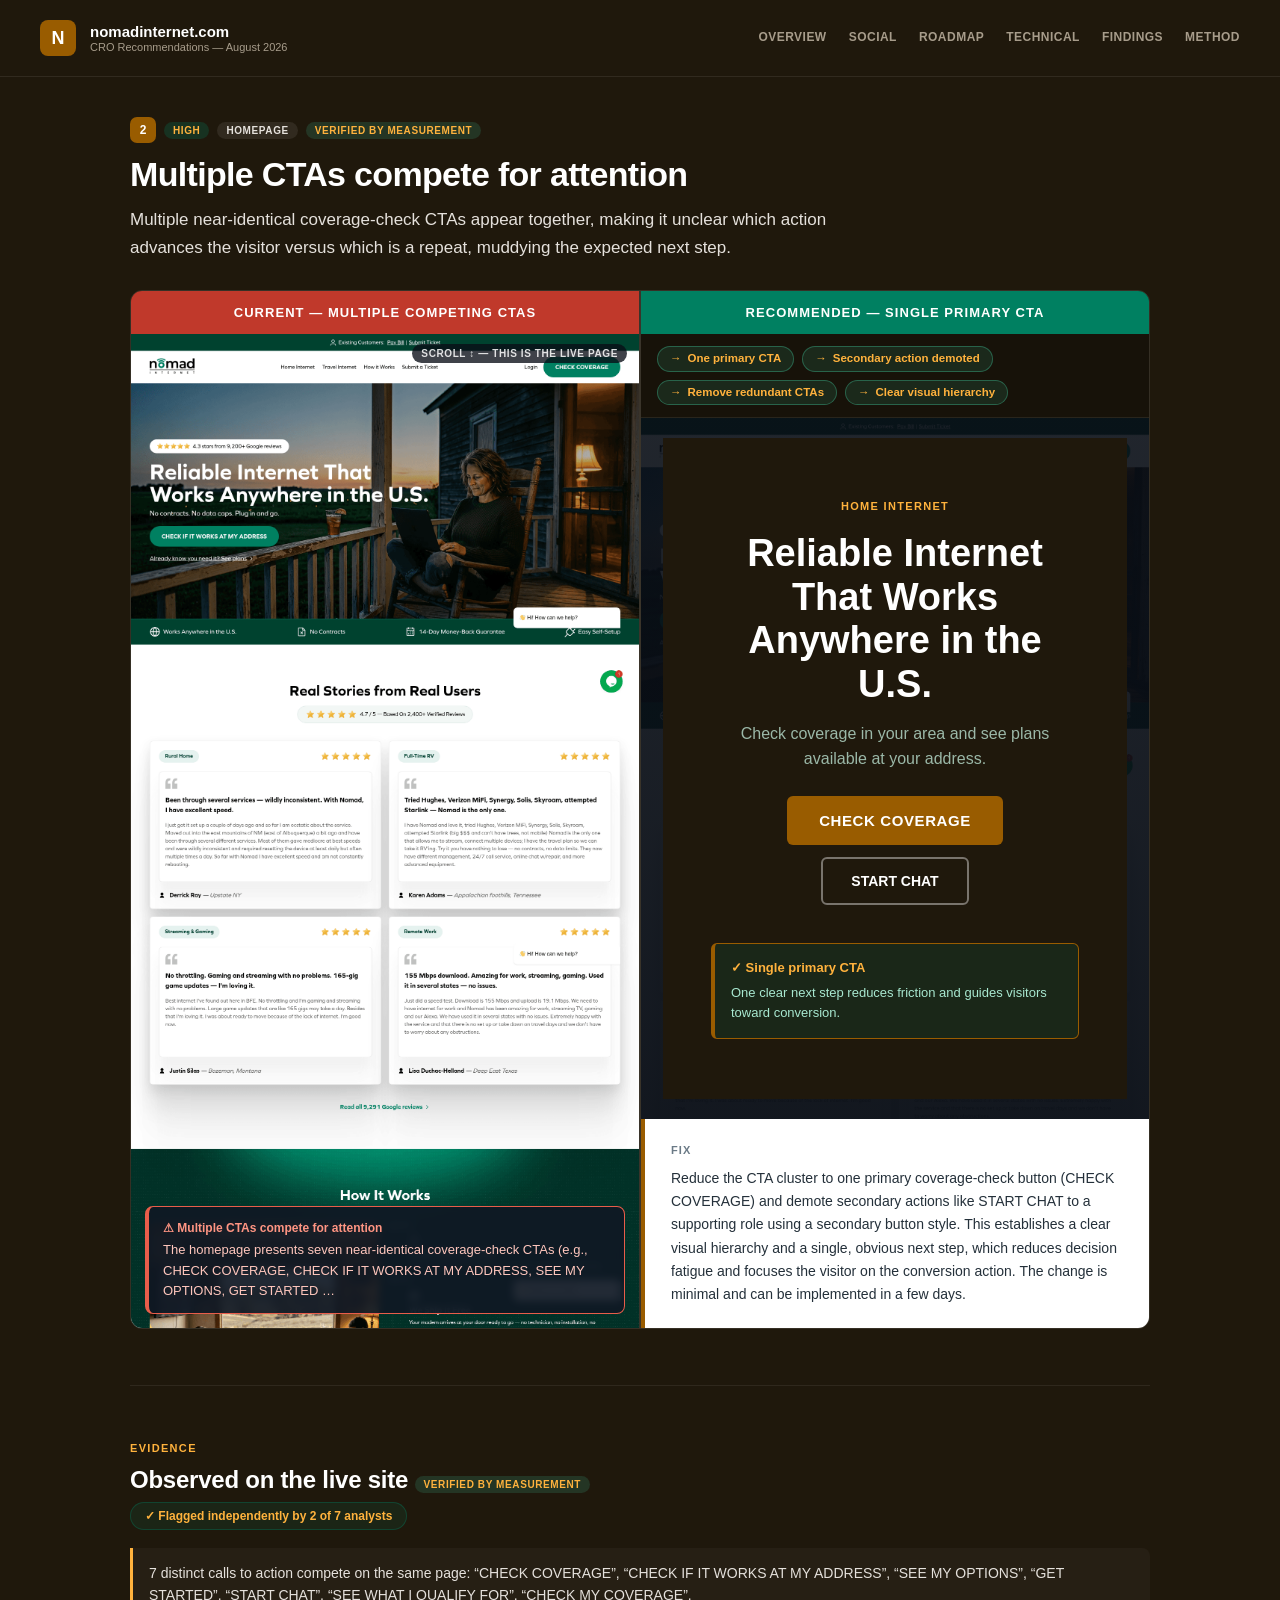
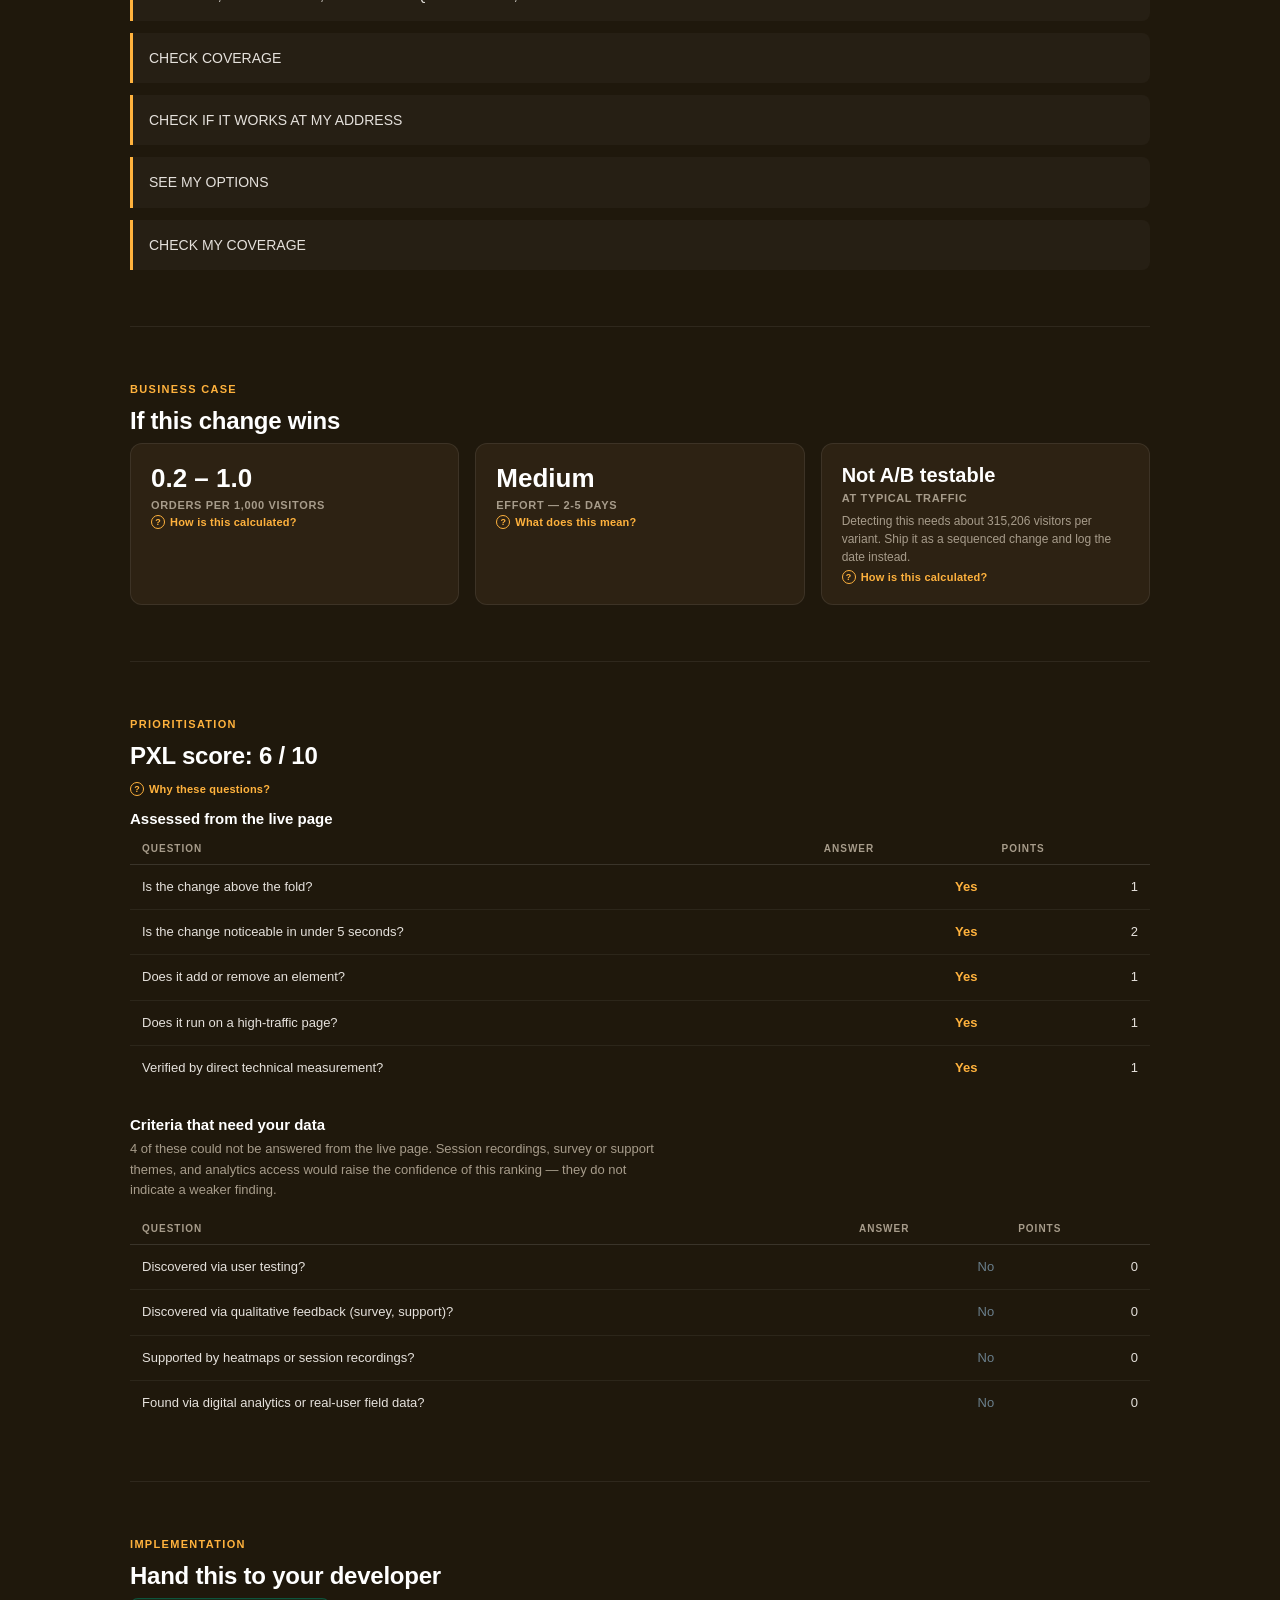
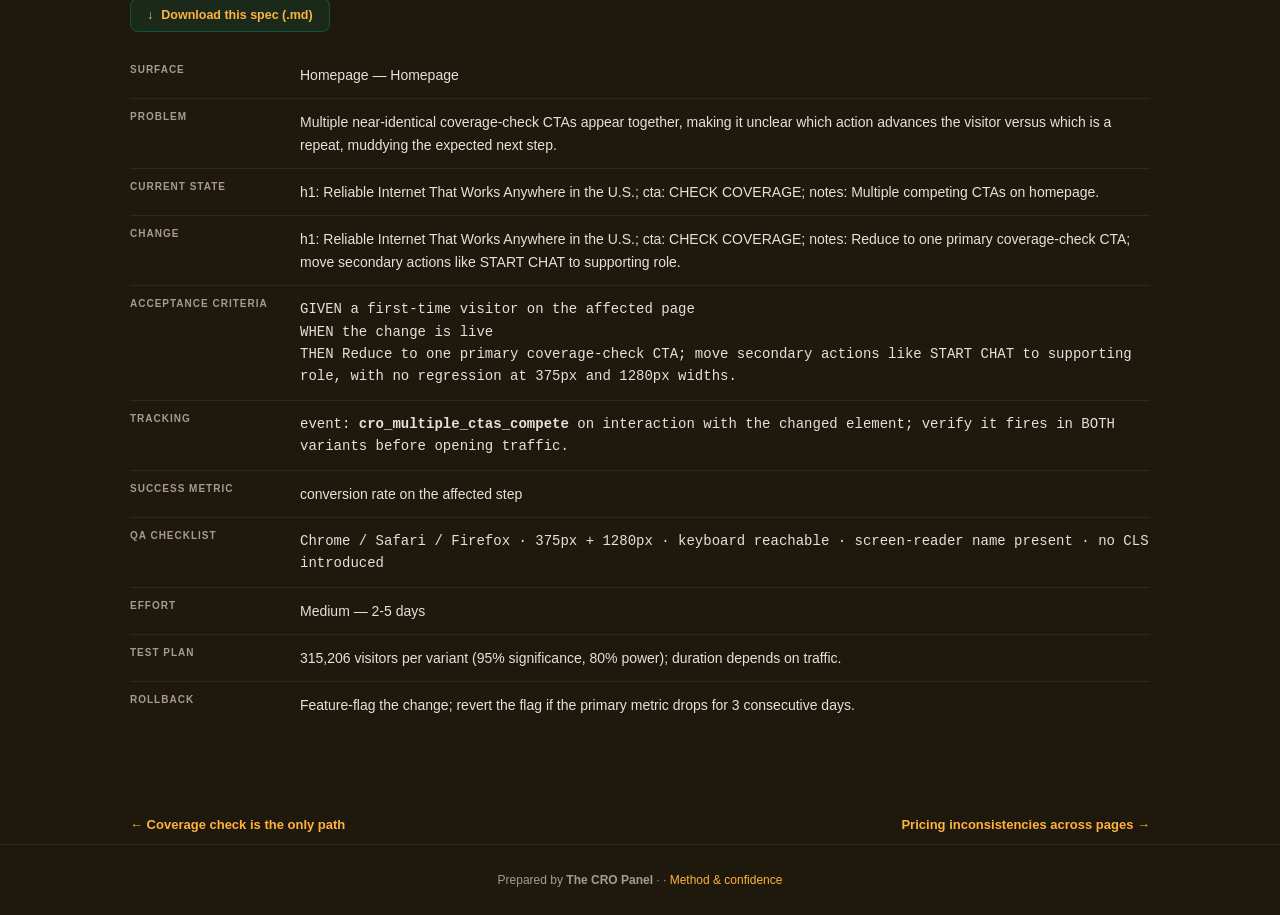
<file: finding_2_multiple_ctas_compete.html>
<!doctype html>
<html lang="en">
<head>
<meta charset="utf-8">
<meta name="viewport" content="width=device-width, initial-scale=1.0">
<title>Multiple CTAs compete for attention — nomadinternet.com</title>
<link rel="stylesheet" href="cro_system.css">
<style>:root{--green:#995c00;--teal:#ffb23d;--navy:#1f180c;--mid:#2d2213;--light:#3f311c;--muted:#a79c8b;--off:#e5e1dc;}</style></head>
<body>
<header>
  <a class="logo-area" href="index.html" style="text-decoration:none">
    <div class="logo-dot">N</div>
    <div>
      <div class="logo-text">nomadinternet.com</div>
      <div class="logo-sub">CRO Recommendations — August 2026</div>
    </div>
  </a>
  <nav class="nav"><a href="index.html">Overview</a><a href="social.html">Social</a><a href="roadmap.html">Roadmap</a><a href="technical.html">Technical</a><a href="appendix.html">Findings</a><a href="methodology.html">Method</a></nav>
</header>

<div class="wrap">
  <div class="finding-head">
    <div class="badge-row">
      <span class="rank-chip rank-high">2</span>
      <span class="badge badge-high">High</span>
      <span class="badge badge-effort">Homepage</span>
      <span class="badge badge-verified">Verified by measurement</span>
    </div>
    <h1>Multiple CTAs compete for attention</h1>
    <p class="thesis">Multiple near-identical coverage-check CTAs appear together, making it unclear which action advances the visitor versus which is a repeat, muddying the expected next step.</p>
  </div>
  
  <div class="section" style="padding-top:0;border-top:none">
    <div class="split">
      <div class="col">
        <div class="label-bar label-current">CURRENT — Multiple competing CTAs</div>
        <div class="shotwrap"><div class="shot-scroll" data-frac="0.18"><img class="shot-full" src="shot_home.png" alt="Full-page screenshot of the current page" loading="lazy"></div><div class="shot-hint">scroll ↕ — this is the live page</div><div class="shot-tag"><strong>⚠ Multiple CTAs compete for attention</strong>The homepage presents seven near-identical coverage-check CTAs (e.g., CHECK COVERAGE, CHECK IF IT WORKS AT MY ADDRESS, SEE MY OPTIONS, GET STARTED …</div></div>
      </div>
      <div class="divider"></div>
      <div class="col">
        <div class="label-bar label-recommended">RECOMMENDED — Single primary CTA</div>
        <div class="diff-chips"><span class="chip">One primary CTA</span><span class="chip">Secondary action demoted</span><span class="chip">Remove redundant CTAs</span><span class="chip">Clear visual hierarchy</span></div><div class="rec-stage" style="background-image:url('shot_home.png')"><div class="rec-dim"></div><div class="rec-card"><div class="surface"><p class="eyebrow">Home Internet</p><h1>Reliable Internet That Works Anywhere in the U.S.</h1><p>Check coverage in your area and see plans available at your address.</p><span class="btn-primary">CHECK COVERAGE</span><span class="btn-secondary">START CHAT</span><div class="win-callout"><strong>✓ Single primary CTA</strong>One clear next step reduces friction and guides visitors toward conversion.</div></div></div></div>
        <div class="annotation good"><strong>Fix</strong>Reduce the CTA cluster to one primary coverage-check button (CHECK COVERAGE) and demote secondary actions like START CHAT to a supporting role using a secondary button style. This establishes a clear visual hierarchy and a single, obvious next step, which reduces decision fatigue and focuses the visitor on the conversion action. The change is minimal and can be implemented in a few days.</div>
      </div>
    </div>
  </div>
  
<div class="section">
  <div class="eyebrow-label">Evidence</div>
  <h2 class="section-title">Observed on the live site <span class="badge badge-verified">Verified by measurement</span></h2>
  <div class="agreement">✓ Flagged independently by 2 of 7 analysts</div>
  <ul class="evidence-list"><li>7 distinct calls to action compete on the same page: “CHECK COVERAGE”, “CHECK IF IT WORKS AT MY ADDRESS”, “SEE MY OPTIONS”, “GET STARTED”, “START CHAT”, “SEE WHAT I QUALIFY FOR”, “CHECK MY COVERAGE”.</li><li>CHECK COVERAGE</li><li>CHECK IF IT WORKS AT MY ADDRESS</li><li>SEE MY OPTIONS</li><li>CHECK MY COVERAGE</li></ul>
</div>
  
<div class="section">
  <div class="eyebrow-label">Business case</div>
  <h2 class="section-title">If this change wins</h2>
  <div class="tiles" style="grid-template-columns:repeat(3,1fr)">
    <div class="tile">
      <div class="tval">0.2 – 1.0</div>
      <div class="tlabel">orders per 1,000 visitors</div>
      <button class="explain" data-m="size-2">How is this calculated?</button>
    </div>
    <div class="tile">
      <div class="tval">Medium</div>
      <div class="tlabel">Effort — 2-5 days</div>
      <button class="explain" data-m="eff-2">What does this mean?</button>
    </div>
    <div class="tile"><div class="tval" style="font-size:20px">Not A/B testable</div><div class="tlabel">At typical traffic</div><div class="tnote">Detecting this needs about 315,206 visitors per variant. Ship it as a sequenced change and log the date instead.</div><button class="explain" data-m="test-2">How is this calculated?</button></div>
  </div>
</div>
  
<div class="section">
  <div class="eyebrow-label">Prioritisation</div>
  <h2 class="section-title">PXL score: 6 / 10</h2>
  <button class="explain" data-m="pxl-2">Why these questions?</button>
  <h3 class="sub-title">Assessed from the live page</h3>
  <div class="tscroll"><table class="dtable">
    <thead><tr><th>Question</th><th class="num">Answer</th><th class="num">Points</th></tr></thead>
    <tbody><tr><td>Is the change above the fold?</td><td class="num yes">Yes</td><td class="num">1</td></tr><tr><td>Is the change noticeable in under 5 seconds?</td><td class="num yes">Yes</td><td class="num">2</td></tr><tr><td>Does it add or remove an element?</td><td class="num yes">Yes</td><td class="num">1</td></tr><tr><td>Does it run on a high-traffic page?</td><td class="num yes">Yes</td><td class="num">1</td></tr><tr><td>Verified by direct technical measurement?</td><td class="num yes">Yes</td><td class="num">1</td></tr></tbody>
  </table></div>
  
  <h3 class="sub-title">Criteria that need your data</h3>
  <p class="sub-note">4 of these could not be answered from the live page.
    Session recordings, survey or support themes, and analytics access would
    raise the confidence of this ranking — they do not indicate a weaker
    finding.</p>
  <div class="tscroll"><table class="dtable">
    <thead><tr><th>Question</th><th class="num">Answer</th><th class="num">Points</th></tr></thead>
    <tbody><tr><td>Discovered via user testing?</td><td class="num no">No</td><td class="num">0</td></tr><tr><td>Discovered via qualitative feedback (survey, support)?</td><td class="num no">No</td><td class="num">0</td></tr><tr><td>Supported by heatmaps or session recordings?</td><td class="num no">No</td><td class="num">0</td></tr><tr><td>Found via digital analytics or real-user field data?</td><td class="num no">No</td><td class="num">0</td></tr></tbody>
  </table></div>
</div>
  
<div class="section">
  <div class="eyebrow-label">Implementation</div>
  <h2 class="section-title">Hand this to your developer</h2>
  <div class="dl-row" style="margin:0 0 20px">
    <a class="btn-dl" href="dev_spec_2_multiple_ctas_compete.md" download>Download this spec (.md)</a>
  </div>
  <dl class="spec">
    <dt>Surface</dt><dd>Homepage — Homepage</dd>
    <dt>Problem</dt><dd>Multiple near-identical coverage-check CTAs appear together, making it unclear which action advances the visitor versus which is a repeat, muddying the expected next step.</dd>
    <dt>Current state</dt><dd>h1: Reliable Internet That Works Anywhere in the U.S.; cta: CHECK COVERAGE; notes: Multiple competing CTAs on homepage.</dd>
    <dt>Change</dt><dd>h1: Reliable Internet That Works Anywhere in the U.S.; cta: CHECK COVERAGE; notes: Reduce to one primary coverage-check CTA; move secondary actions like START CHAT to supporting role.</dd>
    <dt>Acceptance criteria</dt><dd class="mono">GIVEN a first-time visitor on the affected page<br>
      WHEN the change is live<br>
      THEN Reduce to one primary coverage-check CTA; move secondary actions like START CHAT to supporting role,
      with no regression at 375px and 1280px widths.</dd>
    <dt>Tracking</dt><dd class="mono">event: <strong>cro_multiple_ctas_compete</strong> on interaction with the
      changed element; verify it fires in BOTH variants before opening traffic.</dd>
    <dt>Success metric</dt><dd>conversion rate on the affected step</dd>
    <dt>QA checklist</dt><dd class="mono">Chrome / Safari / Firefox · 375px + 1280px ·
      keyboard reachable · screen-reader name present · no CLS introduced</dd>
    <dt>Effort</dt><dd>Medium —
      2-5 days</dd>
    <dt>Test plan</dt><dd>315,206 visitors per variant
      (95% significance, 80% power);
      duration depends on traffic.</dd>
    <dt>Rollback</dt><dd>Feature-flag the change; revert the flag if the primary metric
      drops for 3 consecutive days.</dd>
  </dl>
</div>
  <div class="pager"><a href="finding_1_coverage_check_only_path.html">← Coverage check is the only path</a><a href="finding_3_pricing_inconsistencies.html">Pricing inconsistencies across pages →</a></div>
</div>
<div class="footer">
  Prepared by <strong>The CRO Panel</strong> · <a href="mailto:"></a> · <a href="methodology.html">Method &amp; confidence</a>
</div>
<div class="modal-overlay" id="modal-root"><div class="modal-box"></div></div>
<template id="m-size-2"><h3>How this range is calculated</h3><p>Result: <strong>0.2 – 1.0 extra orders per 1,000 visitors</strong></p><div class="formula">1,000 visitors × baseline conversion × relative lift
= per 1,000 visitors at an assumed 2.00% baseline conversion rate and a 1.0-5.0% relative lift</div><p>The 1.0–5.0% relative-lift band is an assumption bounded by severity (High), not a prediction.</p><p><strong>The baseline conversion rate is an assumption</strong> — the client did not supply one, so an industry-typical 2.0% is used and labelled as such.</p><p><strong>Why the range is conservative:</strong> Across 127,000 experiments, 12% produced a statistically significant improvement on the primary metric; a healthy programme win rate is 10-30%. Winning tests also overstate their true effect, so treat this as the prize if the change works — never expected revenue.</p></template><template id="m-eff-2"><h3>How effort is estimated</h3><table><tr><th>Bracket</th><th>Days</th><th>Typical scope</th></tr><tr><td>Low</td><td class='num'>0.5–2</td><td>copy, colour, labels, image swaps</td></tr><tr><td>Medium</td><td class='num'>2–5</td><td>layout shifts, form changes, new modules</td></tr><tr><td>High</td><td class='num'>5+</td><td>personalisation, funnel work, integrations</td></tr></table><p>Assigned by matching the recommended change against these scopes; the estimate is a bracket, not a quote.</p></template><template id="m-test-2"><h3>Sample size math</h3><p>Two-proportion z-test, the standard pre-test sample-size calculation:</p><div class="formula">n = [z&#8320;.&#8320;&#8322;&#8325;·√(2·p̄·(1−p̄)) + z&#8320;.&#8322;&#8320;·√(p₁(1−p₁)+p₂(1−p₂))]² / (p₁−p₂)²</div><table><tr><td>Baseline conversion</td><td class='num'>2.0% (assumed)</td></tr><tr><td>Significance / power</td><td class='num'>95% / 80%</td></tr><tr><td>Sample per variant, 5.0% lift</td><td class='num'>315,206</td></tr><tr><td>Sample per variant, 1.0% lift</td><td class='num'>7,729,571</td></tr></table><p>Halving the minimum detectable effect roughly quadruples the sample required, which is why the conservative figure is so much larger.</p></template><template id="m-pxl-2"><h3>What PXL is</h3><p>PXL is CXL's prioritisation framework: binary questions instead of subjective 1–10 guesses, weighted toward evidence.</p><p>Findings discovered by inspection score zero on all four evidence questions — that is the honest signal, not a defect. Findings verified by direct measurement earn the extension point and, where real-user field data is involved, the analytics point.</p><p>The full rubric is on the <a href="methodology.html" style="color:var(--teal)">method page</a>.</p></template><script>
(function(){
  var root=document.getElementById('modal-root');
  function close(){root.classList.remove('open');}
  document.addEventListener('click',function(e){
    var b=e.target.closest('[data-m]');
    if(b){var t=document.getElementById('m-'+b.getAttribute('data-m'));
      if(t){root.querySelector('.modal-box').innerHTML=
        '<button class="modal-close" aria-label="Close">\u00d7</button>'+t.innerHTML;
        root.classList.add('open');}return;}
    if(e.target.closest('.modal-close')||e.target===root)close();
  });
  document.addEventListener('keydown',function(e){if(e.key==='Escape')close();});
  /* The miniature is markup authored at 1280px, scaled to the card width.
     Real screenshots on a narrow viewport are stacked at full width instead,
     so scaling them would shrink them to about a third of the card. The inline
     transform has to be cleared as well as skipped, because a resize past the
     breakpoint leaves the previous value behind. */
  function scale(){
    var stack=window.matchMedia('(max-width: 700px)').matches;
    document.querySelectorAll('.card-preview .preview-inner').forEach(function(el){
      var host=el.parentElement;if(!host)return;
      if(stack&&el.classList.contains('photo')){
        el.style.transform='';host.style.height='';return;}
      var w=host.clientWidth;if(!w)return;
      var s=w/1280;el.style.transform='scale('+s+')';
      host.style.height=Math.round(514*s)+'px';});
  }
  scale();window.addEventListener('resize',scale);
  function pos(){
    document.querySelectorAll('.shot-scroll[data-frac]').forEach(function(el){
      var img=el.querySelector('img');
      var go=function(){var f=parseFloat(el.getAttribute('data-frac'))||0;
        el.scrollTop=f*(el.scrollHeight-el.clientHeight);};
      if(img&&!img.complete){img.addEventListener('load',go);}else{go();}
    });
  }
  pos();
})();
</script>
</body>
</html>
</file>
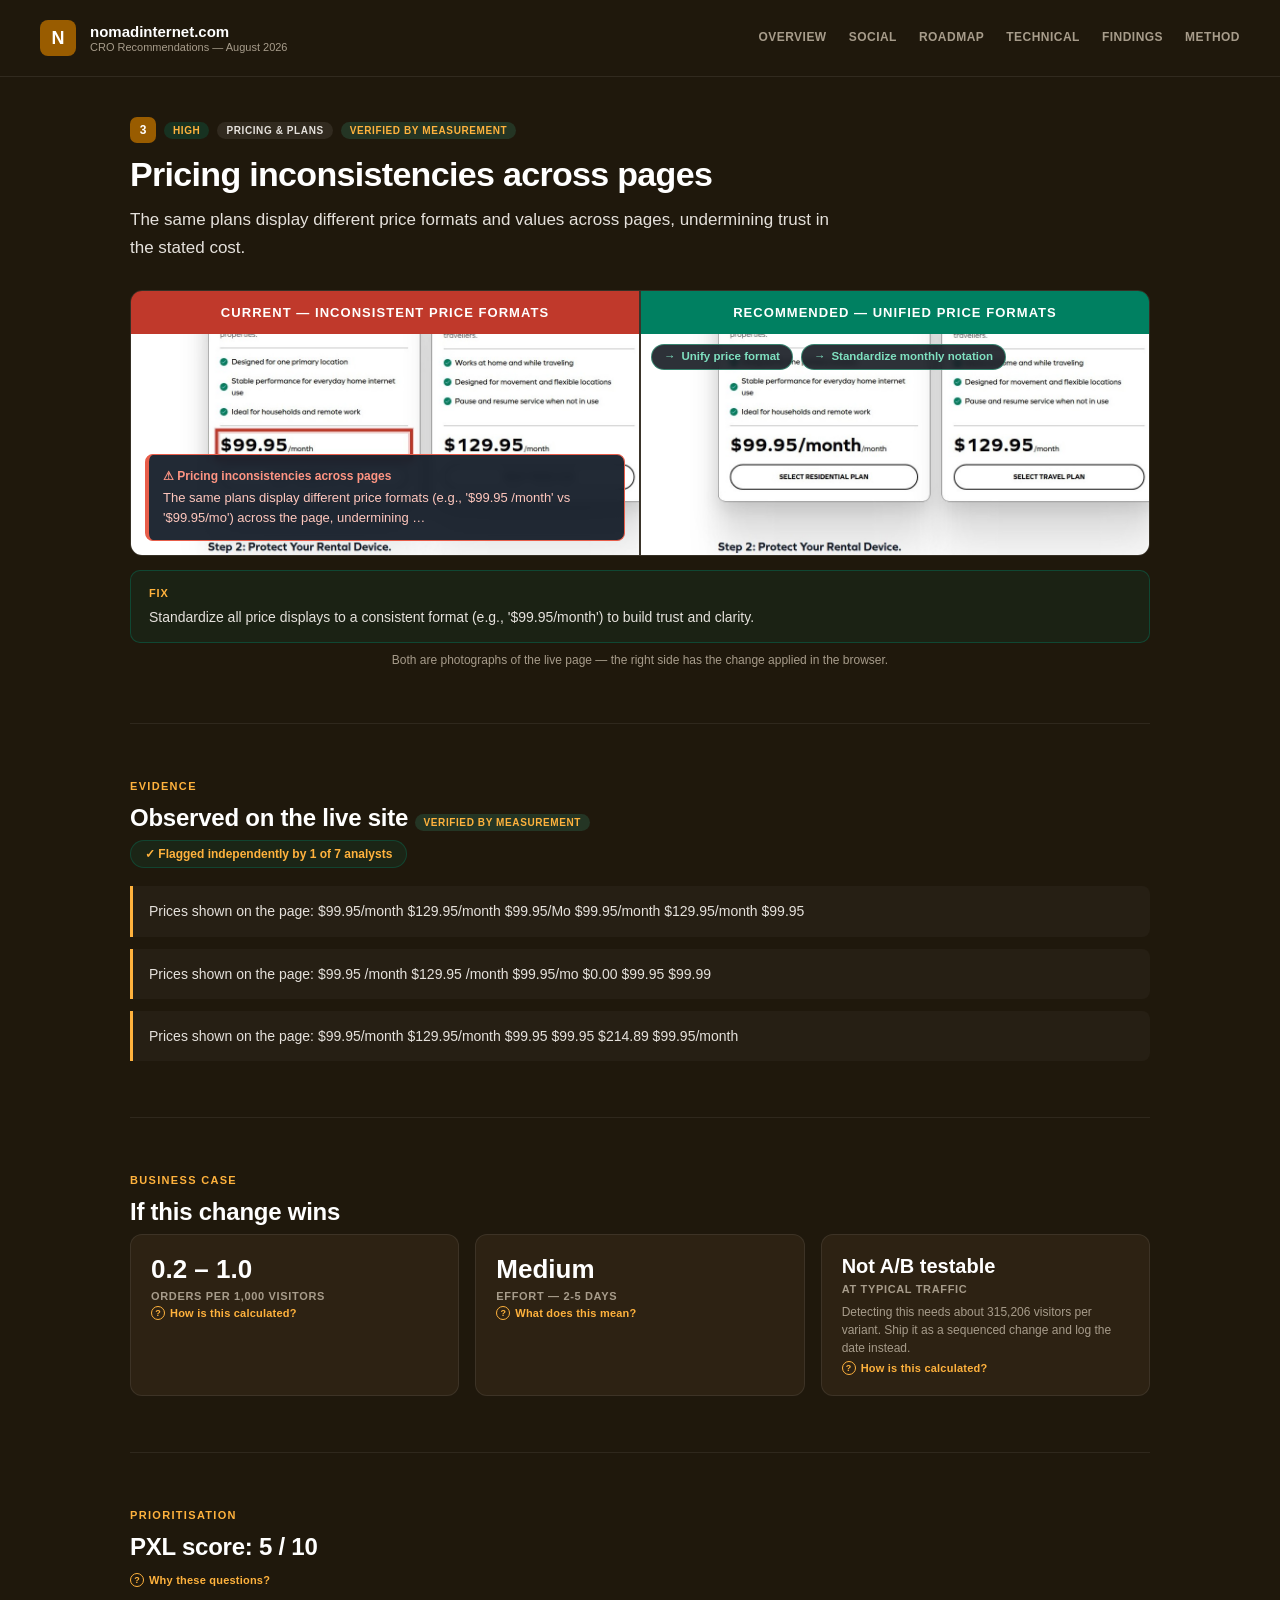
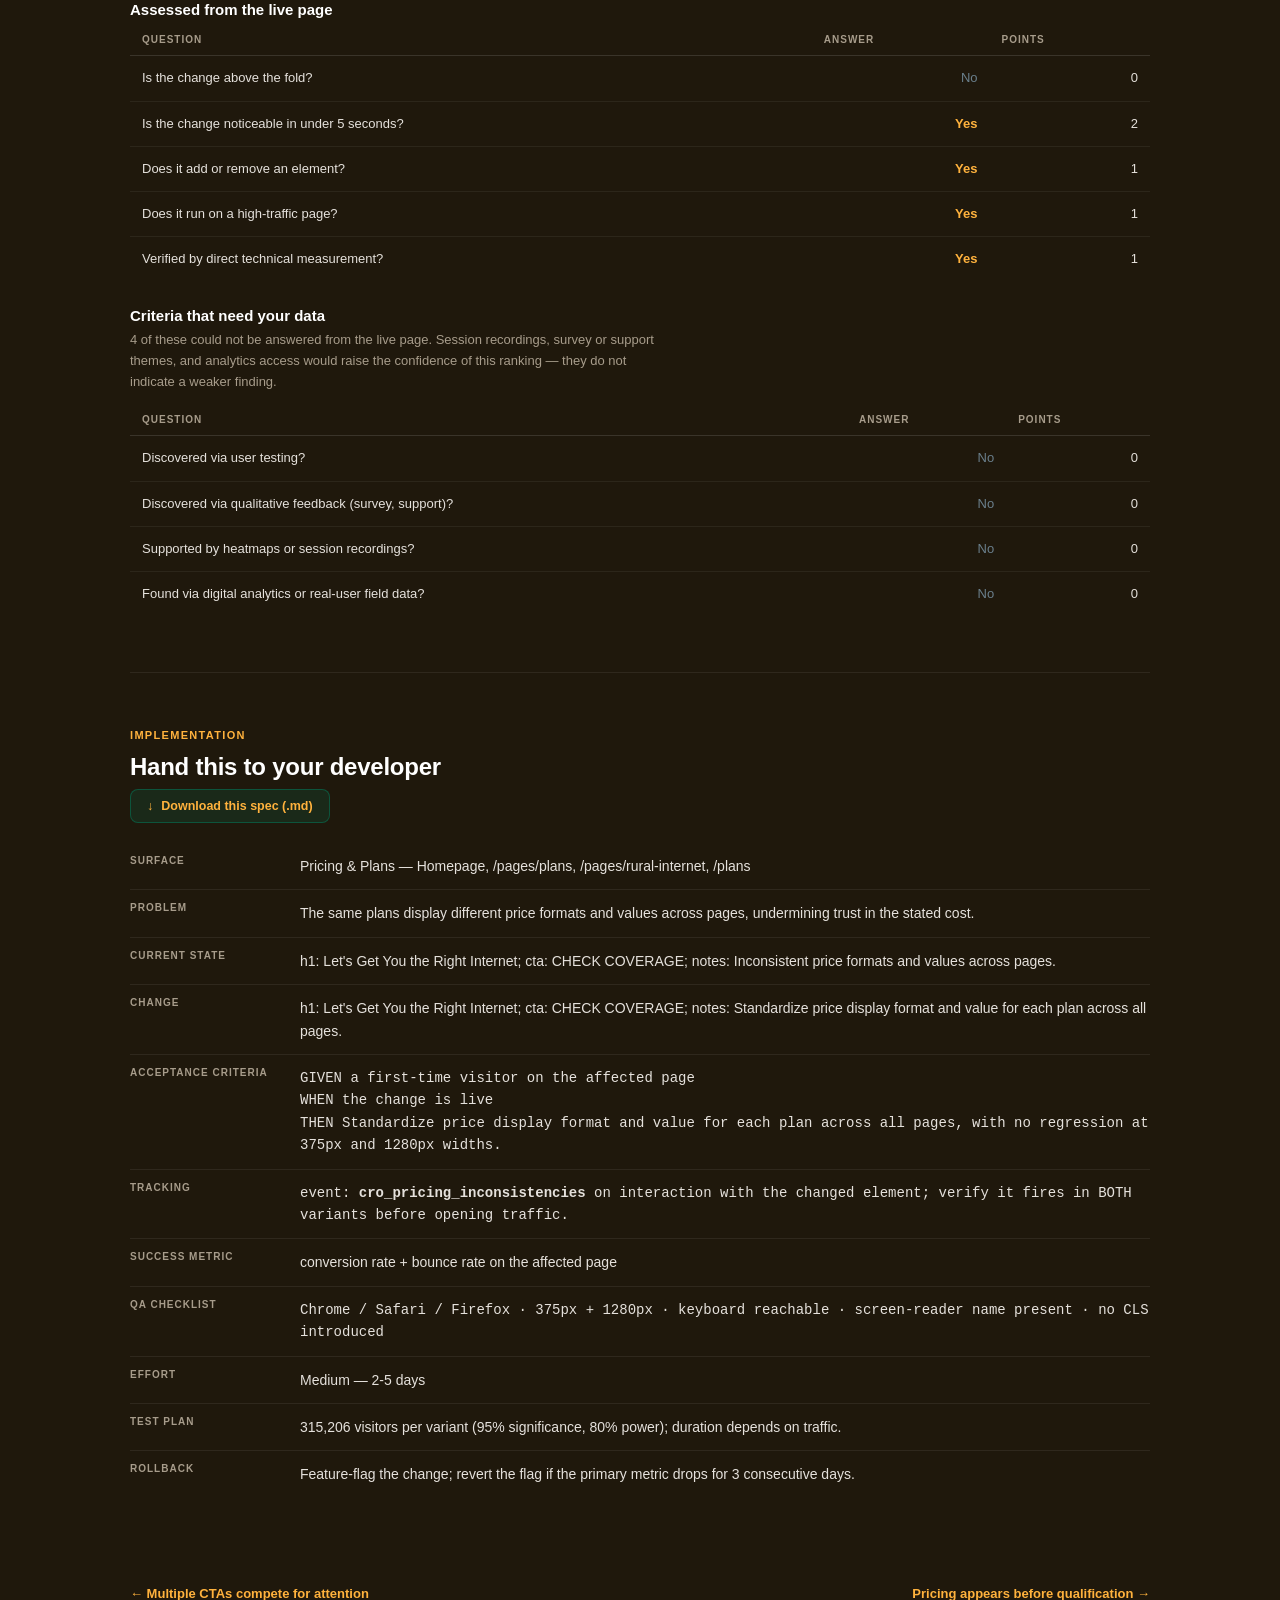
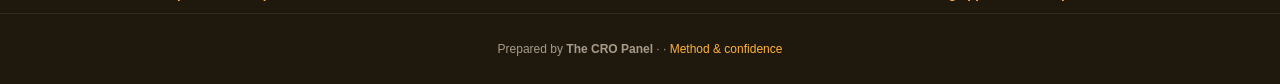
<file: finding_3_pricing_inconsistencies.html>
<!doctype html>
<html lang="en">
<head>
<meta charset="utf-8">
<meta name="viewport" content="width=device-width, initial-scale=1.0">
<title>Pricing inconsistencies across pages — nomadinternet.com</title>
<link rel="stylesheet" href="cro_system.css">
<style>:root{--green:#995c00;--teal:#ffb23d;--navy:#1f180c;--mid:#2d2213;--light:#3f311c;--muted:#a79c8b;--off:#e5e1dc;}</style></head>
<body>
<header>
  <a class="logo-area" href="index.html" style="text-decoration:none">
    <div class="logo-dot">N</div>
    <div>
      <div class="logo-text">nomadinternet.com</div>
      <div class="logo-sub">CRO Recommendations — August 2026</div>
    </div>
  </a>
  <nav class="nav"><a href="index.html">Overview</a><a href="social.html">Social</a><a href="roadmap.html">Roadmap</a><a href="technical.html">Technical</a><a href="appendix.html">Findings</a><a href="methodology.html">Method</a></nav>
</header>

<div class="wrap">
  <div class="finding-head">
    <div class="badge-row">
      <span class="rank-chip rank-high">3</span>
      <span class="badge badge-high">High</span>
      <span class="badge badge-effort">Pricing &amp; Plans</span>
      <span class="badge badge-verified">Verified by measurement</span>
    </div>
    <h1>Pricing inconsistencies across pages</h1>
    <p class="thesis">The same plans display different price formats and values across pages, undermining trust in the stated cost.</p>
  </div>
  
  <div class="section" style="padding-top:0;border-top:none">
    <div class="split">
      <div class="col">
        <div class="label-bar label-current">CURRENT — Inconsistent price formats</div>
        <div class="shotwrap photo-side"><img class="shot-pair" src="shot_before_2_pricing_inconsistencies_across_pages.jpg" alt="Screenshot" loading="lazy"><div class="shot-tag"><strong>⚠ Pricing inconsistencies across pages</strong>The same plans display different price formats (e.g., &#x27;$99.95 /month&#x27; vs &#x27;$99.95/mo&#x27;) across the page, undermining …</div></div>
      </div>
      <div class="divider"></div>
      <div class="col">
        <div class="label-bar label-recommended">RECOMMENDED — Unified price formats</div>
        <div class="shotwrap photo-side"><img class="shot-pair" src="shot_after_2_pricing_inconsistencies_across_pages.jpg" alt="Screenshot" loading="lazy"><div class="diff-chips chips-overlay"><span class="chip">Unify price format</span><span class="chip">Standardize monthly notation</span></div></div>
      </div>
    </div>
    <div class="fix-bar"><strong>Fix</strong>Standardize all price displays to a consistent format (e.g., &#x27;$99.95/month&#x27;) to build trust and clarity.</div>
    <div class="photo-note">Both are photographs of the live page — the right side has the
      change applied in the browser.</div>
  </div>
  
<div class="section">
  <div class="eyebrow-label">Evidence</div>
  <h2 class="section-title">Observed on the live site <span class="badge badge-verified">Verified by measurement</span></h2>
  <div class="agreement">✓ Flagged independently by 1 of 7 analysts</div>
  <ul class="evidence-list"><li>Prices shown on the page: $99.95/month $129.95/month $99.95/Mo $99.95/month $129.95/month $99.95</li><li>Prices shown on the page: $99.95 /month $129.95 /month $99.95/mo $0.00 $99.95 $99.99</li><li>Prices shown on the page: $99.95/month $129.95/month $99.95 $99.95 $214.89 $99.95/month</li></ul>
</div>
  
<div class="section">
  <div class="eyebrow-label">Business case</div>
  <h2 class="section-title">If this change wins</h2>
  <div class="tiles" style="grid-template-columns:repeat(3,1fr)">
    <div class="tile">
      <div class="tval">0.2 – 1.0</div>
      <div class="tlabel">orders per 1,000 visitors</div>
      <button class="explain" data-m="size-3">How is this calculated?</button>
    </div>
    <div class="tile">
      <div class="tval">Medium</div>
      <div class="tlabel">Effort — 2-5 days</div>
      <button class="explain" data-m="eff-3">What does this mean?</button>
    </div>
    <div class="tile"><div class="tval" style="font-size:20px">Not A/B testable</div><div class="tlabel">At typical traffic</div><div class="tnote">Detecting this needs about 315,206 visitors per variant. Ship it as a sequenced change and log the date instead.</div><button class="explain" data-m="test-3">How is this calculated?</button></div>
  </div>
</div>
  
<div class="section">
  <div class="eyebrow-label">Prioritisation</div>
  <h2 class="section-title">PXL score: 5 / 10</h2>
  <button class="explain" data-m="pxl-3">Why these questions?</button>
  <h3 class="sub-title">Assessed from the live page</h3>
  <div class="tscroll"><table class="dtable">
    <thead><tr><th>Question</th><th class="num">Answer</th><th class="num">Points</th></tr></thead>
    <tbody><tr><td>Is the change above the fold?</td><td class="num no">No</td><td class="num">0</td></tr><tr><td>Is the change noticeable in under 5 seconds?</td><td class="num yes">Yes</td><td class="num">2</td></tr><tr><td>Does it add or remove an element?</td><td class="num yes">Yes</td><td class="num">1</td></tr><tr><td>Does it run on a high-traffic page?</td><td class="num yes">Yes</td><td class="num">1</td></tr><tr><td>Verified by direct technical measurement?</td><td class="num yes">Yes</td><td class="num">1</td></tr></tbody>
  </table></div>
  
  <h3 class="sub-title">Criteria that need your data</h3>
  <p class="sub-note">4 of these could not be answered from the live page.
    Session recordings, survey or support themes, and analytics access would
    raise the confidence of this ranking — they do not indicate a weaker
    finding.</p>
  <div class="tscroll"><table class="dtable">
    <thead><tr><th>Question</th><th class="num">Answer</th><th class="num">Points</th></tr></thead>
    <tbody><tr><td>Discovered via user testing?</td><td class="num no">No</td><td class="num">0</td></tr><tr><td>Discovered via qualitative feedback (survey, support)?</td><td class="num no">No</td><td class="num">0</td></tr><tr><td>Supported by heatmaps or session recordings?</td><td class="num no">No</td><td class="num">0</td></tr><tr><td>Found via digital analytics or real-user field data?</td><td class="num no">No</td><td class="num">0</td></tr></tbody>
  </table></div>
</div>
  
<div class="section">
  <div class="eyebrow-label">Implementation</div>
  <h2 class="section-title">Hand this to your developer</h2>
  <div class="dl-row" style="margin:0 0 20px">
    <a class="btn-dl" href="dev_spec_3_pricing_inconsistencies.md" download>Download this spec (.md)</a>
  </div>
  <dl class="spec">
    <dt>Surface</dt><dd>Pricing &amp; Plans — Homepage, /pages/plans, /pages/rural-internet, /plans</dd>
    <dt>Problem</dt><dd>The same plans display different price formats and values across pages, undermining trust in the stated cost.</dd>
    <dt>Current state</dt><dd>h1: Let&#x27;s Get You the Right Internet; cta: CHECK COVERAGE; notes: Inconsistent price formats and values across pages.</dd>
    <dt>Change</dt><dd>h1: Let&#x27;s Get You the Right Internet; cta: CHECK COVERAGE; notes: Standardize price display format and value for each plan across all pages.</dd>
    <dt>Acceptance criteria</dt><dd class="mono">GIVEN a first-time visitor on the affected page<br>
      WHEN the change is live<br>
      THEN Standardize price display format and value for each plan across all pages,
      with no regression at 375px and 1280px widths.</dd>
    <dt>Tracking</dt><dd class="mono">event: <strong>cro_pricing_inconsistencies</strong> on interaction with the
      changed element; verify it fires in BOTH variants before opening traffic.</dd>
    <dt>Success metric</dt><dd>conversion rate + bounce rate on the affected page</dd>
    <dt>QA checklist</dt><dd class="mono">Chrome / Safari / Firefox · 375px + 1280px ·
      keyboard reachable · screen-reader name present · no CLS introduced</dd>
    <dt>Effort</dt><dd>Medium —
      2-5 days</dd>
    <dt>Test plan</dt><dd>315,206 visitors per variant
      (95% significance, 80% power);
      duration depends on traffic.</dd>
    <dt>Rollback</dt><dd>Feature-flag the change; revert the flag if the primary metric
      drops for 3 consecutive days.</dd>
  </dl>
</div>
  <div class="pager"><a href="finding_2_multiple_ctas_compete.html">← Multiple CTAs compete for attention</a><a href="finding_4_pricing_before_qualification.html">Pricing appears before qualification →</a></div>
</div>
<div class="footer">
  Prepared by <strong>The CRO Panel</strong> · <a href="mailto:"></a> · <a href="methodology.html">Method &amp; confidence</a>
</div>
<div class="modal-overlay" id="modal-root"><div class="modal-box"></div></div>
<template id="m-size-3"><h3>How this range is calculated</h3><p>Result: <strong>0.2 – 1.0 extra orders per 1,000 visitors</strong></p><div class="formula">1,000 visitors × baseline conversion × relative lift
= per 1,000 visitors at an assumed 2.00% baseline conversion rate and a 1.0-5.0% relative lift</div><p>The 1.0–5.0% relative-lift band is an assumption bounded by severity (High), not a prediction.</p><p><strong>The baseline conversion rate is an assumption</strong> — the client did not supply one, so an industry-typical 2.0% is used and labelled as such.</p><p><strong>Why the range is conservative:</strong> Across 127,000 experiments, 12% produced a statistically significant improvement on the primary metric; a healthy programme win rate is 10-30%. Winning tests also overstate their true effect, so treat this as the prize if the change works — never expected revenue.</p></template><template id="m-eff-3"><h3>How effort is estimated</h3><table><tr><th>Bracket</th><th>Days</th><th>Typical scope</th></tr><tr><td>Low</td><td class='num'>0.5–2</td><td>copy, colour, labels, image swaps</td></tr><tr><td>Medium</td><td class='num'>2–5</td><td>layout shifts, form changes, new modules</td></tr><tr><td>High</td><td class='num'>5+</td><td>personalisation, funnel work, integrations</td></tr></table><p>Assigned by matching the recommended change against these scopes; the estimate is a bracket, not a quote.</p></template><template id="m-test-3"><h3>Sample size math</h3><p>Two-proportion z-test, the standard pre-test sample-size calculation:</p><div class="formula">n = [z&#8320;.&#8320;&#8322;&#8325;·√(2·p̄·(1−p̄)) + z&#8320;.&#8322;&#8320;·√(p₁(1−p₁)+p₂(1−p₂))]² / (p₁−p₂)²</div><table><tr><td>Baseline conversion</td><td class='num'>2.0% (assumed)</td></tr><tr><td>Significance / power</td><td class='num'>95% / 80%</td></tr><tr><td>Sample per variant, 5.0% lift</td><td class='num'>315,206</td></tr><tr><td>Sample per variant, 1.0% lift</td><td class='num'>7,729,571</td></tr></table><p>Halving the minimum detectable effect roughly quadruples the sample required, which is why the conservative figure is so much larger.</p></template><template id="m-pxl-3"><h3>What PXL is</h3><p>PXL is CXL's prioritisation framework: binary questions instead of subjective 1–10 guesses, weighted toward evidence.</p><p>Findings discovered by inspection score zero on all four evidence questions — that is the honest signal, not a defect. Findings verified by direct measurement earn the extension point and, where real-user field data is involved, the analytics point.</p><p>The full rubric is on the <a href="methodology.html" style="color:var(--teal)">method page</a>.</p></template><script>
(function(){
  var root=document.getElementById('modal-root');
  function close(){root.classList.remove('open');}
  document.addEventListener('click',function(e){
    var b=e.target.closest('[data-m]');
    if(b){var t=document.getElementById('m-'+b.getAttribute('data-m'));
      if(t){root.querySelector('.modal-box').innerHTML=
        '<button class="modal-close" aria-label="Close">\u00d7</button>'+t.innerHTML;
        root.classList.add('open');}return;}
    if(e.target.closest('.modal-close')||e.target===root)close();
  });
  document.addEventListener('keydown',function(e){if(e.key==='Escape')close();});
  /* The miniature is markup authored at 1280px, scaled to the card width.
     Real screenshots on a narrow viewport are stacked at full width instead,
     so scaling them would shrink them to about a third of the card. The inline
     transform has to be cleared as well as skipped, because a resize past the
     breakpoint leaves the previous value behind. */
  function scale(){
    var stack=window.matchMedia('(max-width: 700px)').matches;
    document.querySelectorAll('.card-preview .preview-inner').forEach(function(el){
      var host=el.parentElement;if(!host)return;
      if(stack&&el.classList.contains('photo')){
        el.style.transform='';host.style.height='';return;}
      var w=host.clientWidth;if(!w)return;
      var s=w/1280;el.style.transform='scale('+s+')';
      host.style.height=Math.round(514*s)+'px';});
  }
  scale();window.addEventListener('resize',scale);
  function pos(){
    document.querySelectorAll('.shot-scroll[data-frac]').forEach(function(el){
      var img=el.querySelector('img');
      var go=function(){var f=parseFloat(el.getAttribute('data-frac'))||0;
        el.scrollTop=f*(el.scrollHeight-el.clientHeight);};
      if(img&&!img.complete){img.addEventListener('load',go);}else{go();}
    });
  }
  pos();
})();
</script>
</body>
</html>
</file>
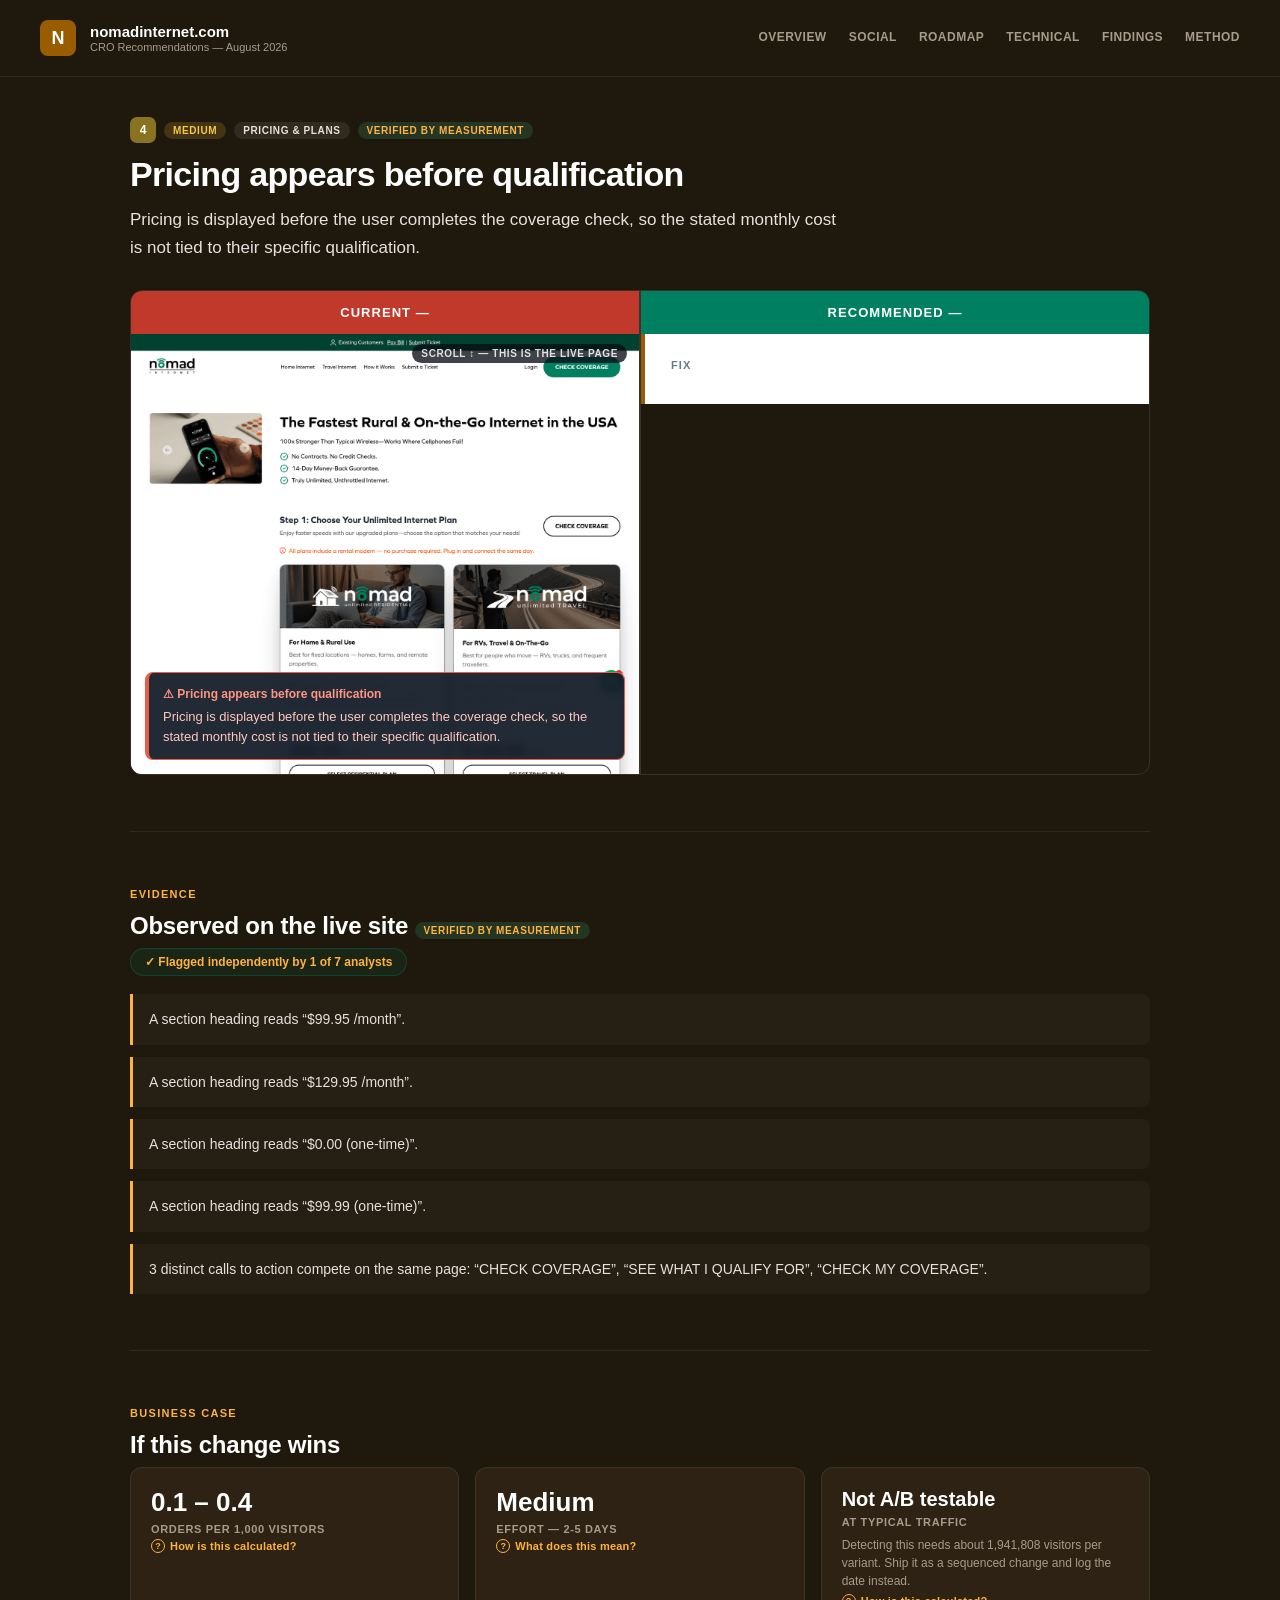
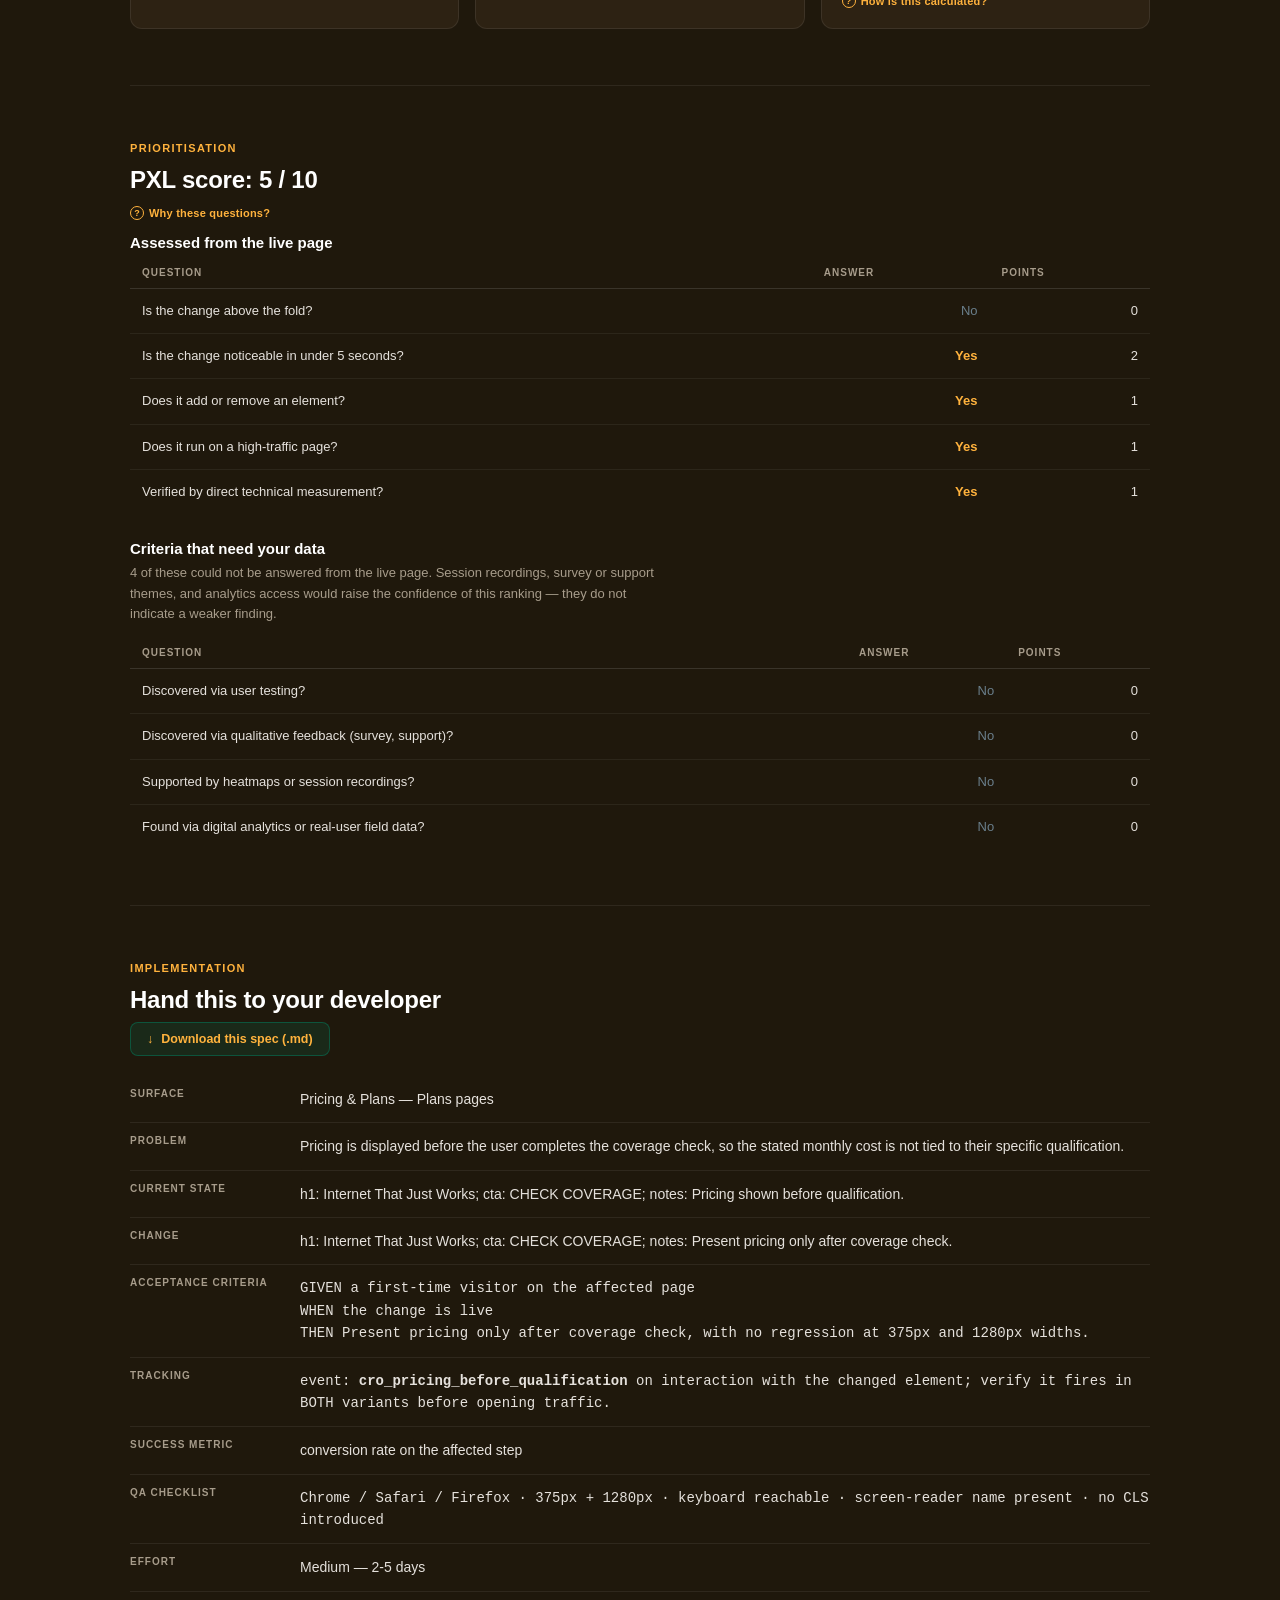
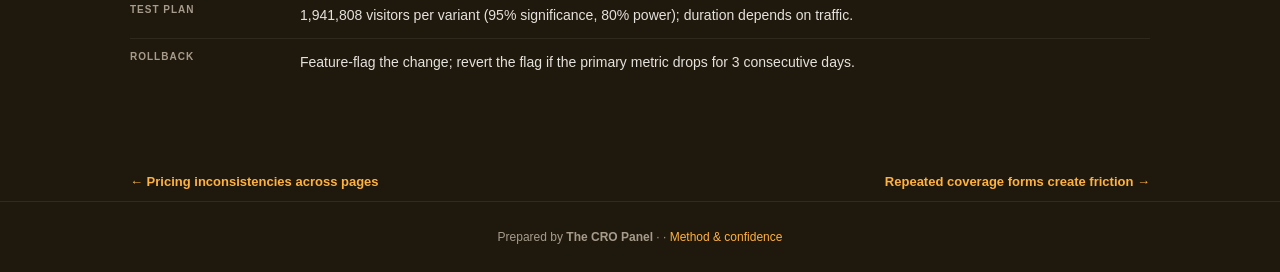
<file: finding_4_pricing_before_qualification.html>
<!doctype html>
<html lang="en">
<head>
<meta charset="utf-8">
<meta name="viewport" content="width=device-width, initial-scale=1.0">
<title>Pricing appears before qualification — nomadinternet.com</title>
<link rel="stylesheet" href="cro_system.css">
<style>:root{--green:#995c00;--teal:#ffb23d;--navy:#1f180c;--mid:#2d2213;--light:#3f311c;--muted:#a79c8b;--off:#e5e1dc;}</style></head>
<body>
<header>
  <a class="logo-area" href="index.html" style="text-decoration:none">
    <div class="logo-dot">N</div>
    <div>
      <div class="logo-text">nomadinternet.com</div>
      <div class="logo-sub">CRO Recommendations — August 2026</div>
    </div>
  </a>
  <nav class="nav"><a href="index.html">Overview</a><a href="social.html">Social</a><a href="roadmap.html">Roadmap</a><a href="technical.html">Technical</a><a href="appendix.html">Findings</a><a href="methodology.html">Method</a></nav>
</header>

<div class="wrap">
  <div class="finding-head">
    <div class="badge-row">
      <span class="rank-chip rank-medium">4</span>
      <span class="badge badge-medium">Medium</span>
      <span class="badge badge-effort">Pricing &amp; Plans</span>
      <span class="badge badge-verified">Verified by measurement</span>
    </div>
    <h1>Pricing appears before qualification</h1>
    <p class="thesis">Pricing is displayed before the user completes the coverage check, so the stated monthly cost is not tied to their specific qualification.</p>
  </div>
  
  <div class="section" style="padding-top:0;border-top:none">
    <div class="split">
      <div class="col">
        <div class="label-bar label-current">CURRENT — </div>
        <div class="shotwrap"><div class="shot-scroll" data-frac="0.05"><img class="shot-full" src="shot_plans.png" alt="Full-page screenshot of the current page" loading="lazy"></div><div class="shot-hint">scroll ↕ — this is the live page</div><div class="shot-tag"><strong>⚠ Pricing appears before qualification</strong>Pricing is displayed before the user completes the coverage check, so the stated monthly cost is not tied to their specific qualification.</div></div>
      </div>
      <div class="divider"></div>
      <div class="col">
        <div class="label-bar label-recommended">RECOMMENDED — </div>
        
        <div class="annotation good"><strong>Fix</strong></div>
      </div>
    </div>
  </div>
  
<div class="section">
  <div class="eyebrow-label">Evidence</div>
  <h2 class="section-title">Observed on the live site <span class="badge badge-verified">Verified by measurement</span></h2>
  <div class="agreement">✓ Flagged independently by 1 of 7 analysts</div>
  <ul class="evidence-list"><li>A section heading reads “$99.95 /month”.</li><li>A section heading reads “$129.95 /month”.</li><li>A section heading reads “$0.00 (one-time)”.</li><li>A section heading reads “$99.99 (one-time)”.</li><li>3 distinct calls to action compete on the same page: “CHECK COVERAGE”, “SEE WHAT I QUALIFY FOR”, “CHECK MY COVERAGE”.</li></ul>
</div>
  
<div class="section">
  <div class="eyebrow-label">Business case</div>
  <h2 class="section-title">If this change wins</h2>
  <div class="tiles" style="grid-template-columns:repeat(3,1fr)">
    <div class="tile">
      <div class="tval">0.1 – 0.4</div>
      <div class="tlabel">orders per 1,000 visitors</div>
      <button class="explain" data-m="size-4">How is this calculated?</button>
    </div>
    <div class="tile">
      <div class="tval">Medium</div>
      <div class="tlabel">Effort — 2-5 days</div>
      <button class="explain" data-m="eff-4">What does this mean?</button>
    </div>
    <div class="tile"><div class="tval" style="font-size:20px">Not A/B testable</div><div class="tlabel">At typical traffic</div><div class="tnote">Detecting this needs about 1,941,808 visitors per variant. Ship it as a sequenced change and log the date instead.</div><button class="explain" data-m="test-4">How is this calculated?</button></div>
  </div>
</div>
  
<div class="section">
  <div class="eyebrow-label">Prioritisation</div>
  <h2 class="section-title">PXL score: 5 / 10</h2>
  <button class="explain" data-m="pxl-4">Why these questions?</button>
  <h3 class="sub-title">Assessed from the live page</h3>
  <div class="tscroll"><table class="dtable">
    <thead><tr><th>Question</th><th class="num">Answer</th><th class="num">Points</th></tr></thead>
    <tbody><tr><td>Is the change above the fold?</td><td class="num no">No</td><td class="num">0</td></tr><tr><td>Is the change noticeable in under 5 seconds?</td><td class="num yes">Yes</td><td class="num">2</td></tr><tr><td>Does it add or remove an element?</td><td class="num yes">Yes</td><td class="num">1</td></tr><tr><td>Does it run on a high-traffic page?</td><td class="num yes">Yes</td><td class="num">1</td></tr><tr><td>Verified by direct technical measurement?</td><td class="num yes">Yes</td><td class="num">1</td></tr></tbody>
  </table></div>
  
  <h3 class="sub-title">Criteria that need your data</h3>
  <p class="sub-note">4 of these could not be answered from the live page.
    Session recordings, survey or support themes, and analytics access would
    raise the confidence of this ranking — they do not indicate a weaker
    finding.</p>
  <div class="tscroll"><table class="dtable">
    <thead><tr><th>Question</th><th class="num">Answer</th><th class="num">Points</th></tr></thead>
    <tbody><tr><td>Discovered via user testing?</td><td class="num no">No</td><td class="num">0</td></tr><tr><td>Discovered via qualitative feedback (survey, support)?</td><td class="num no">No</td><td class="num">0</td></tr><tr><td>Supported by heatmaps or session recordings?</td><td class="num no">No</td><td class="num">0</td></tr><tr><td>Found via digital analytics or real-user field data?</td><td class="num no">No</td><td class="num">0</td></tr></tbody>
  </table></div>
</div>
  
<div class="section">
  <div class="eyebrow-label">Implementation</div>
  <h2 class="section-title">Hand this to your developer</h2>
  <div class="dl-row" style="margin:0 0 20px">
    <a class="btn-dl" href="dev_spec_4_pricing_before_qualification.md" download>Download this spec (.md)</a>
  </div>
  <dl class="spec">
    <dt>Surface</dt><dd>Pricing &amp; Plans — Plans pages</dd>
    <dt>Problem</dt><dd>Pricing is displayed before the user completes the coverage check, so the stated monthly cost is not tied to their specific qualification.</dd>
    <dt>Current state</dt><dd>h1: Internet That Just Works; cta: CHECK COVERAGE; notes: Pricing shown before qualification.</dd>
    <dt>Change</dt><dd>h1: Internet That Just Works; cta: CHECK COVERAGE; notes: Present pricing only after coverage check.</dd>
    <dt>Acceptance criteria</dt><dd class="mono">GIVEN a first-time visitor on the affected page<br>
      WHEN the change is live<br>
      THEN Present pricing only after coverage check,
      with no regression at 375px and 1280px widths.</dd>
    <dt>Tracking</dt><dd class="mono">event: <strong>cro_pricing_before_qualification</strong> on interaction with the
      changed element; verify it fires in BOTH variants before opening traffic.</dd>
    <dt>Success metric</dt><dd>conversion rate on the affected step</dd>
    <dt>QA checklist</dt><dd class="mono">Chrome / Safari / Firefox · 375px + 1280px ·
      keyboard reachable · screen-reader name present · no CLS introduced</dd>
    <dt>Effort</dt><dd>Medium —
      2-5 days</dd>
    <dt>Test plan</dt><dd>1,941,808 visitors per variant
      (95% significance, 80% power);
      duration depends on traffic.</dd>
    <dt>Rollback</dt><dd>Feature-flag the change; revert the flag if the primary metric
      drops for 3 consecutive days.</dd>
  </dl>
</div>
  <div class="pager"><a href="finding_3_pricing_inconsistencies.html">← Pricing inconsistencies across pages</a><a href="finding_5_repeated_coverage_forms.html">Repeated coverage forms create friction →</a></div>
</div>
<div class="footer">
  Prepared by <strong>The CRO Panel</strong> · <a href="mailto:"></a> · <a href="methodology.html">Method &amp; confidence</a>
</div>
<div class="modal-overlay" id="modal-root"><div class="modal-box"></div></div>
<template id="m-size-4"><h3>How this range is calculated</h3><p>Result: <strong>0.1 – 0.4 extra orders per 1,000 visitors</strong></p><div class="formula">1,000 visitors × baseline conversion × relative lift
= per 1,000 visitors at an assumed 2.00% baseline conversion rate and a 0.5-2.0% relative lift</div><p>The 0.5–2.0% relative-lift band is an assumption bounded by severity (Medium), not a prediction.</p><p><strong>The baseline conversion rate is an assumption</strong> — the client did not supply one, so an industry-typical 2.0% is used and labelled as such.</p><p><strong>Why the range is conservative:</strong> Across 127,000 experiments, 12% produced a statistically significant improvement on the primary metric; a healthy programme win rate is 10-30%. Winning tests also overstate their true effect, so treat this as the prize if the change works — never expected revenue.</p></template><template id="m-eff-4"><h3>How effort is estimated</h3><table><tr><th>Bracket</th><th>Days</th><th>Typical scope</th></tr><tr><td>Low</td><td class='num'>0.5–2</td><td>copy, colour, labels, image swaps</td></tr><tr><td>Medium</td><td class='num'>2–5</td><td>layout shifts, form changes, new modules</td></tr><tr><td>High</td><td class='num'>5+</td><td>personalisation, funnel work, integrations</td></tr></table><p>Assigned by matching the recommended change against these scopes; the estimate is a bracket, not a quote.</p></template><template id="m-test-4"><h3>Sample size math</h3><p>Two-proportion z-test, the standard pre-test sample-size calculation:</p><div class="formula">n = [z&#8320;.&#8320;&#8322;&#8325;·√(2·p̄·(1−p̄)) + z&#8320;.&#8322;&#8320;·√(p₁(1−p₁)+p₂(1−p₂))]² / (p₁−p₂)²</div><table><tr><td>Baseline conversion</td><td class='num'>2.0% (assumed)</td></tr><tr><td>Significance / power</td><td class='num'>95% / 80%</td></tr><tr><td>Sample per variant, 2.0% lift</td><td class='num'>1,941,808</td></tr><tr><td>Sample per variant, 0.5% lift</td><td class='num'>30,842,948</td></tr></table><p>Halving the minimum detectable effect roughly quadruples the sample required, which is why the conservative figure is so much larger.</p></template><template id="m-pxl-4"><h3>What PXL is</h3><p>PXL is CXL's prioritisation framework: binary questions instead of subjective 1–10 guesses, weighted toward evidence.</p><p>Findings discovered by inspection score zero on all four evidence questions — that is the honest signal, not a defect. Findings verified by direct measurement earn the extension point and, where real-user field data is involved, the analytics point.</p><p>The full rubric is on the <a href="methodology.html" style="color:var(--teal)">method page</a>.</p></template><script>
(function(){
  var root=document.getElementById('modal-root');
  function close(){root.classList.remove('open');}
  document.addEventListener('click',function(e){
    var b=e.target.closest('[data-m]');
    if(b){var t=document.getElementById('m-'+b.getAttribute('data-m'));
      if(t){root.querySelector('.modal-box').innerHTML=
        '<button class="modal-close" aria-label="Close">\u00d7</button>'+t.innerHTML;
        root.classList.add('open');}return;}
    if(e.target.closest('.modal-close')||e.target===root)close();
  });
  document.addEventListener('keydown',function(e){if(e.key==='Escape')close();});
  /* The miniature is markup authored at 1280px, scaled to the card width.
     Real screenshots on a narrow viewport are stacked at full width instead,
     so scaling them would shrink them to about a third of the card. The inline
     transform has to be cleared as well as skipped, because a resize past the
     breakpoint leaves the previous value behind. */
  function scale(){
    var stack=window.matchMedia('(max-width: 700px)').matches;
    document.querySelectorAll('.card-preview .preview-inner').forEach(function(el){
      var host=el.parentElement;if(!host)return;
      if(stack&&el.classList.contains('photo')){
        el.style.transform='';host.style.height='';return;}
      var w=host.clientWidth;if(!w)return;
      var s=w/1280;el.style.transform='scale('+s+')';
      host.style.height=Math.round(514*s)+'px';});
  }
  scale();window.addEventListener('resize',scale);
  function pos(){
    document.querySelectorAll('.shot-scroll[data-frac]').forEach(function(el){
      var img=el.querySelector('img');
      var go=function(){var f=parseFloat(el.getAttribute('data-frac'))||0;
        el.scrollTop=f*(el.scrollHeight-el.clientHeight);};
      if(img&&!img.complete){img.addEventListener('load',go);}else{go();}
    });
  }
  pos();
})();
</script>
</body>
</html>
</file>
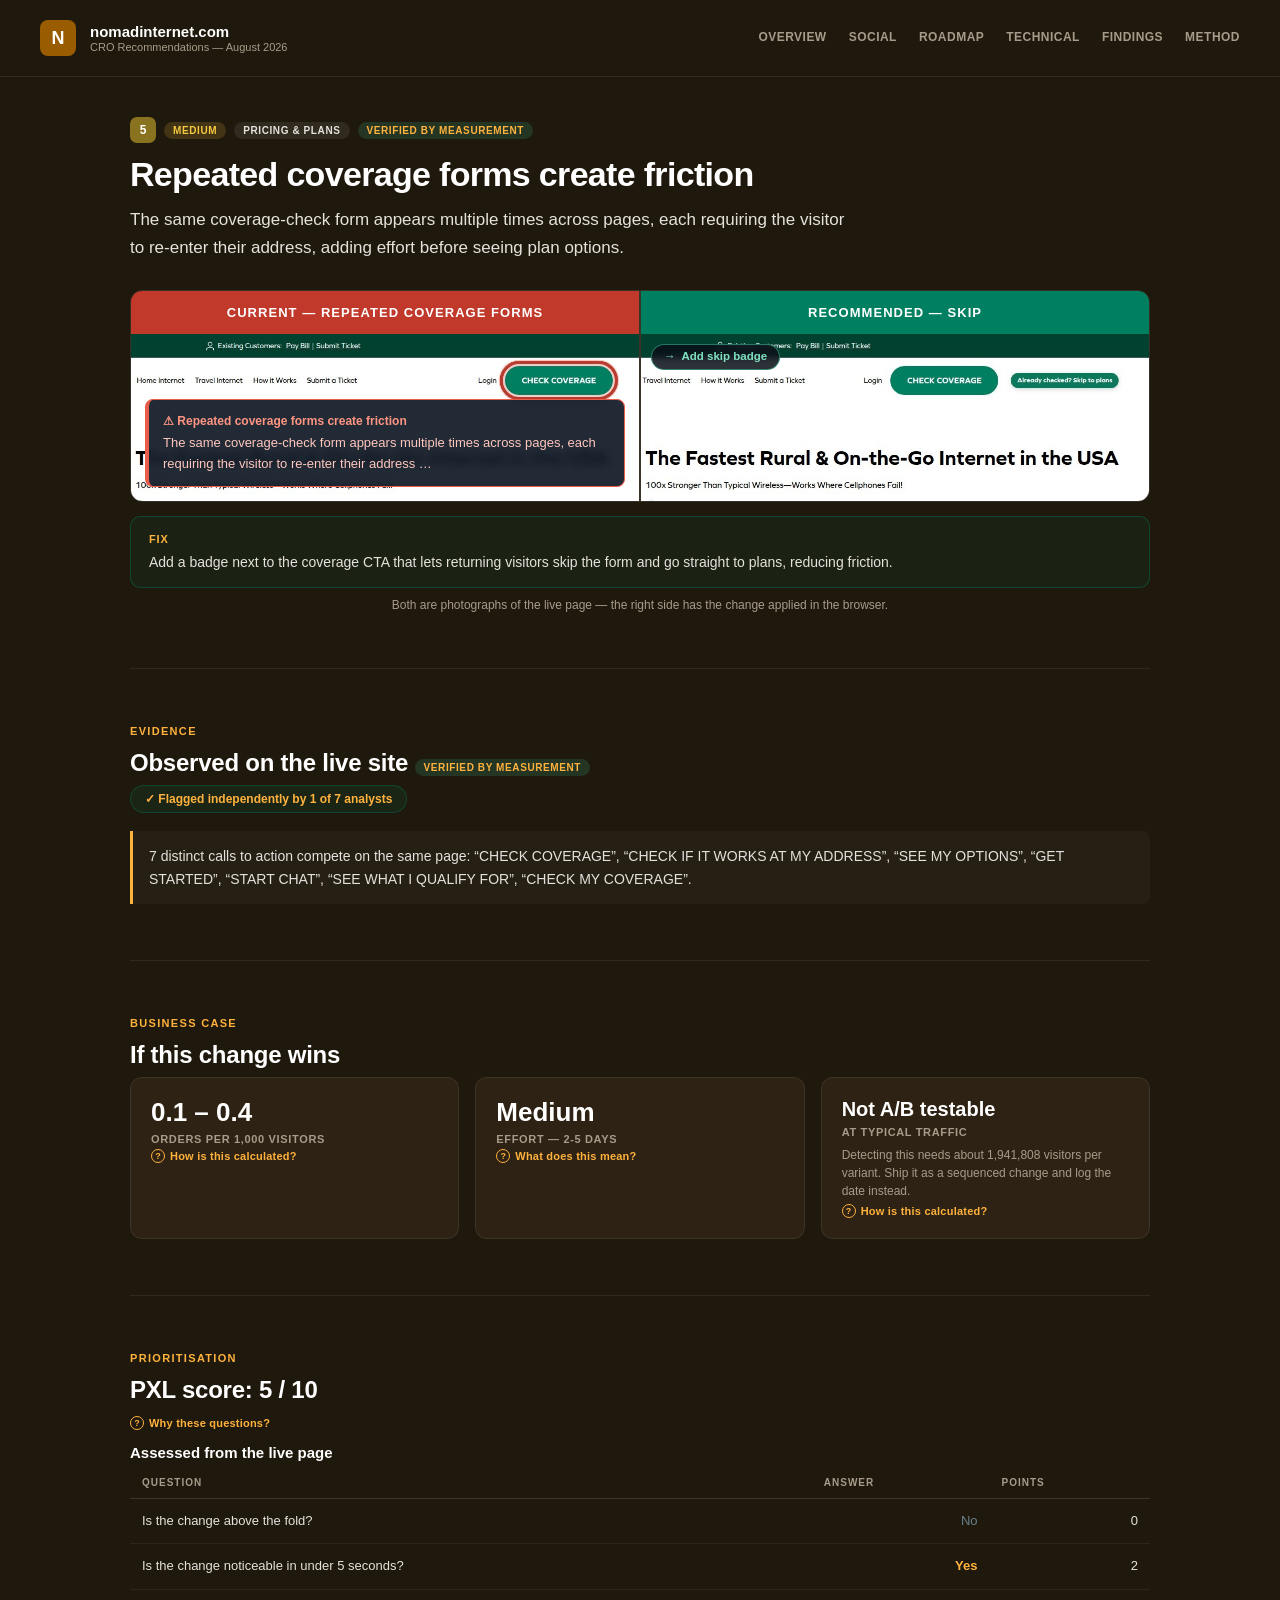
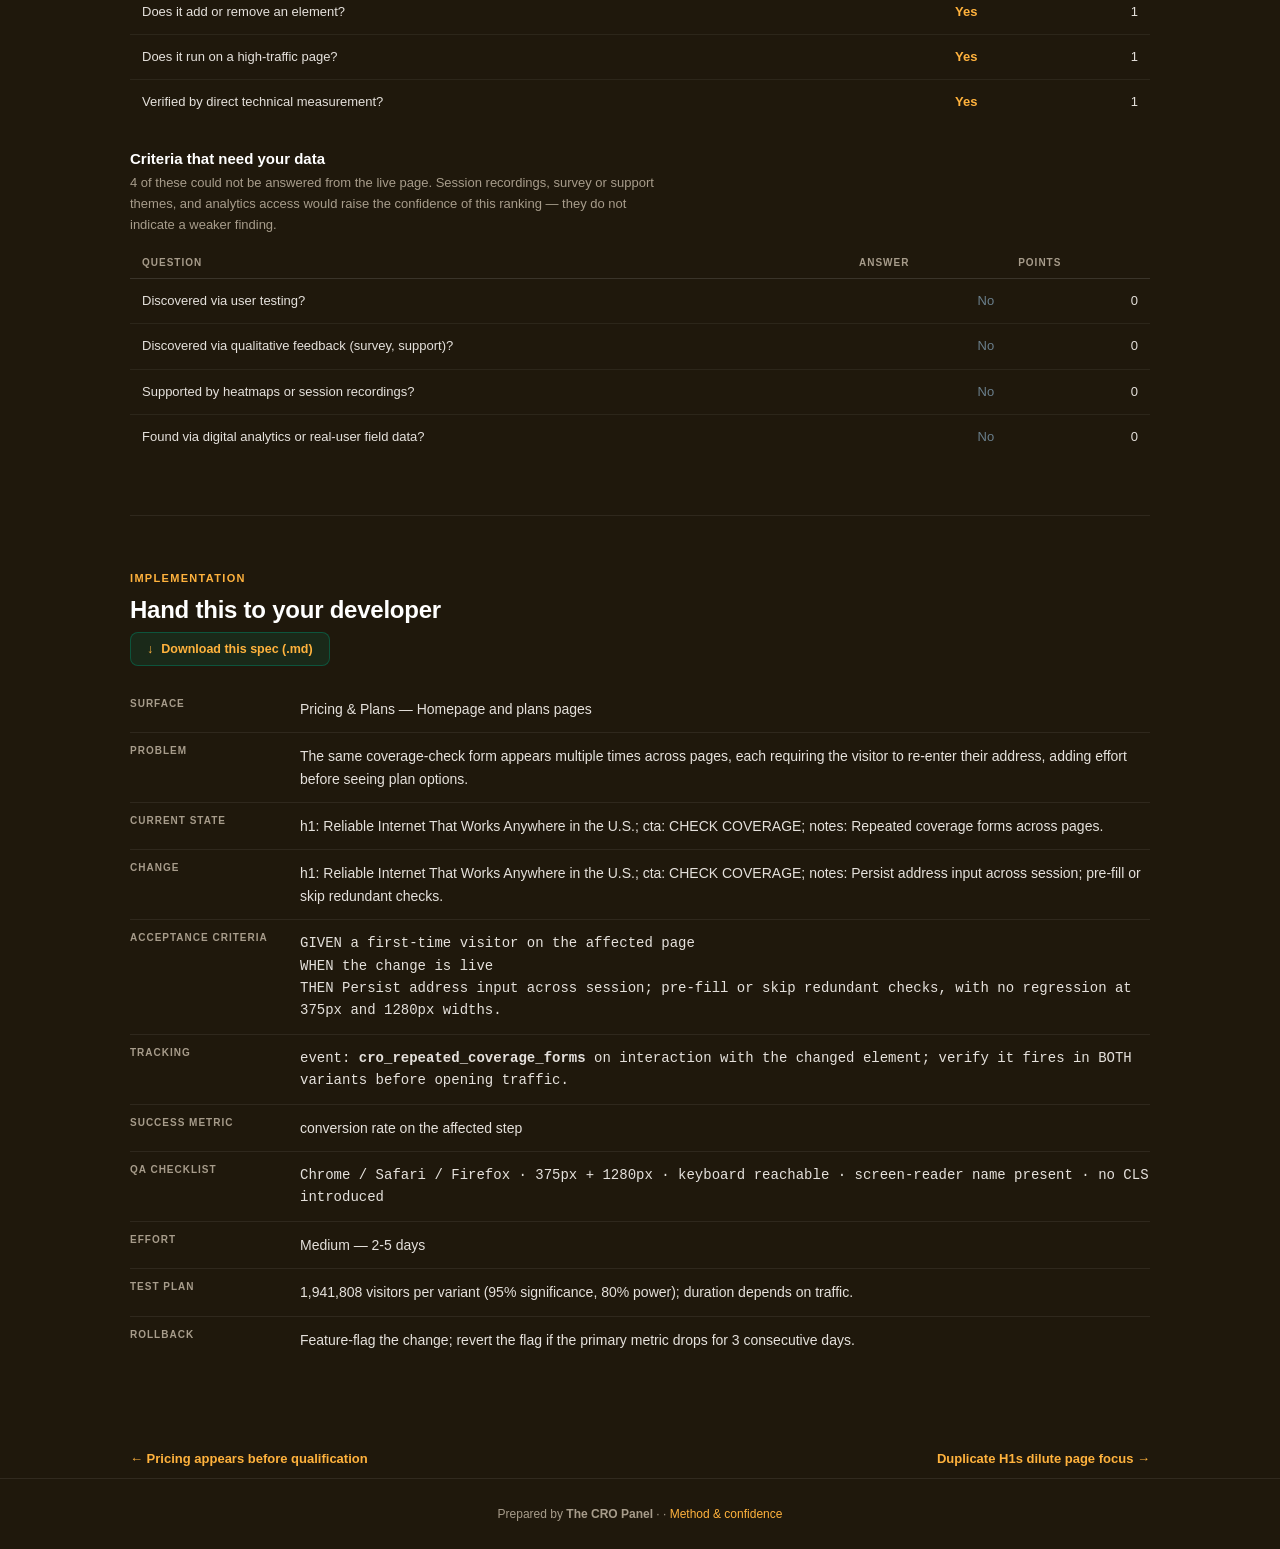
<file: finding_5_repeated_coverage_forms.html>
<!doctype html>
<html lang="en">
<head>
<meta charset="utf-8">
<meta name="viewport" content="width=device-width, initial-scale=1.0">
<title>Repeated coverage forms create friction — nomadinternet.com</title>
<link rel="stylesheet" href="cro_system.css">
<style>:root{--green:#995c00;--teal:#ffb23d;--navy:#1f180c;--mid:#2d2213;--light:#3f311c;--muted:#a79c8b;--off:#e5e1dc;}</style></head>
<body>
<header>
  <a class="logo-area" href="index.html" style="text-decoration:none">
    <div class="logo-dot">N</div>
    <div>
      <div class="logo-text">nomadinternet.com</div>
      <div class="logo-sub">CRO Recommendations — August 2026</div>
    </div>
  </a>
  <nav class="nav"><a href="index.html">Overview</a><a href="social.html">Social</a><a href="roadmap.html">Roadmap</a><a href="technical.html">Technical</a><a href="appendix.html">Findings</a><a href="methodology.html">Method</a></nav>
</header>

<div class="wrap">
  <div class="finding-head">
    <div class="badge-row">
      <span class="rank-chip rank-medium">5</span>
      <span class="badge badge-medium">Medium</span>
      <span class="badge badge-effort">Pricing &amp; Plans</span>
      <span class="badge badge-verified">Verified by measurement</span>
    </div>
    <h1>Repeated coverage forms create friction</h1>
    <p class="thesis">The same coverage-check form appears multiple times across pages, each requiring the visitor to re-enter their address, adding effort before seeing plan options.</p>
  </div>
  
  <div class="section" style="padding-top:0;border-top:none">
    <div class="split">
      <div class="col">
        <div class="label-bar label-current">CURRENT — Repeated coverage forms</div>
        <div class="shotwrap photo-side"><img class="shot-pair" src="shot_before_4_repeated_coverage_forms_create_friction.jpg" alt="Screenshot" loading="lazy"><div class="shot-tag"><strong>⚠ Repeated coverage forms create friction</strong>The same coverage-check form appears multiple times across pages, each requiring the visitor to re-enter their address …</div></div>
      </div>
      <div class="divider"></div>
      <div class="col">
        <div class="label-bar label-recommended">RECOMMENDED — Skip</div>
        <div class="shotwrap photo-side"><img class="shot-pair" src="shot_after_4_repeated_coverage_forms_create_friction.jpg" alt="Screenshot" loading="lazy"><div class="diff-chips chips-overlay"><span class="chip">Add skip badge</span></div></div>
      </div>
    </div>
    <div class="fix-bar"><strong>Fix</strong>Add a badge next to the coverage CTA that lets returning visitors skip the form and go straight to plans, reducing friction.</div>
    <div class="photo-note">Both are photographs of the live page — the right side has the
      change applied in the browser.</div>
  </div>
  
<div class="section">
  <div class="eyebrow-label">Evidence</div>
  <h2 class="section-title">Observed on the live site <span class="badge badge-verified">Verified by measurement</span></h2>
  <div class="agreement">✓ Flagged independently by 1 of 7 analysts</div>
  <ul class="evidence-list"><li>7 distinct calls to action compete on the same page: “CHECK COVERAGE”, “CHECK IF IT WORKS AT MY ADDRESS”, “SEE MY OPTIONS”, “GET STARTED”, “START CHAT”, “SEE WHAT I QUALIFY FOR”, “CHECK MY COVERAGE”.</li></ul>
</div>
  
<div class="section">
  <div class="eyebrow-label">Business case</div>
  <h2 class="section-title">If this change wins</h2>
  <div class="tiles" style="grid-template-columns:repeat(3,1fr)">
    <div class="tile">
      <div class="tval">0.1 – 0.4</div>
      <div class="tlabel">orders per 1,000 visitors</div>
      <button class="explain" data-m="size-5">How is this calculated?</button>
    </div>
    <div class="tile">
      <div class="tval">Medium</div>
      <div class="tlabel">Effort — 2-5 days</div>
      <button class="explain" data-m="eff-5">What does this mean?</button>
    </div>
    <div class="tile"><div class="tval" style="font-size:20px">Not A/B testable</div><div class="tlabel">At typical traffic</div><div class="tnote">Detecting this needs about 1,941,808 visitors per variant. Ship it as a sequenced change and log the date instead.</div><button class="explain" data-m="test-5">How is this calculated?</button></div>
  </div>
</div>
  
<div class="section">
  <div class="eyebrow-label">Prioritisation</div>
  <h2 class="section-title">PXL score: 5 / 10</h2>
  <button class="explain" data-m="pxl-5">Why these questions?</button>
  <h3 class="sub-title">Assessed from the live page</h3>
  <div class="tscroll"><table class="dtable">
    <thead><tr><th>Question</th><th class="num">Answer</th><th class="num">Points</th></tr></thead>
    <tbody><tr><td>Is the change above the fold?</td><td class="num no">No</td><td class="num">0</td></tr><tr><td>Is the change noticeable in under 5 seconds?</td><td class="num yes">Yes</td><td class="num">2</td></tr><tr><td>Does it add or remove an element?</td><td class="num yes">Yes</td><td class="num">1</td></tr><tr><td>Does it run on a high-traffic page?</td><td class="num yes">Yes</td><td class="num">1</td></tr><tr><td>Verified by direct technical measurement?</td><td class="num yes">Yes</td><td class="num">1</td></tr></tbody>
  </table></div>
  
  <h3 class="sub-title">Criteria that need your data</h3>
  <p class="sub-note">4 of these could not be answered from the live page.
    Session recordings, survey or support themes, and analytics access would
    raise the confidence of this ranking — they do not indicate a weaker
    finding.</p>
  <div class="tscroll"><table class="dtable">
    <thead><tr><th>Question</th><th class="num">Answer</th><th class="num">Points</th></tr></thead>
    <tbody><tr><td>Discovered via user testing?</td><td class="num no">No</td><td class="num">0</td></tr><tr><td>Discovered via qualitative feedback (survey, support)?</td><td class="num no">No</td><td class="num">0</td></tr><tr><td>Supported by heatmaps or session recordings?</td><td class="num no">No</td><td class="num">0</td></tr><tr><td>Found via digital analytics or real-user field data?</td><td class="num no">No</td><td class="num">0</td></tr></tbody>
  </table></div>
</div>
  
<div class="section">
  <div class="eyebrow-label">Implementation</div>
  <h2 class="section-title">Hand this to your developer</h2>
  <div class="dl-row" style="margin:0 0 20px">
    <a class="btn-dl" href="dev_spec_5_repeated_coverage_forms.md" download>Download this spec (.md)</a>
  </div>
  <dl class="spec">
    <dt>Surface</dt><dd>Pricing &amp; Plans — Homepage and plans pages</dd>
    <dt>Problem</dt><dd>The same coverage-check form appears multiple times across pages, each requiring the visitor to re-enter their address, adding effort before seeing plan options.</dd>
    <dt>Current state</dt><dd>h1: Reliable Internet That Works Anywhere in the U.S.; cta: CHECK COVERAGE; notes: Repeated coverage forms across pages.</dd>
    <dt>Change</dt><dd>h1: Reliable Internet That Works Anywhere in the U.S.; cta: CHECK COVERAGE; notes: Persist address input across session; pre-fill or skip redundant checks.</dd>
    <dt>Acceptance criteria</dt><dd class="mono">GIVEN a first-time visitor on the affected page<br>
      WHEN the change is live<br>
      THEN Persist address input across session; pre-fill or skip redundant checks,
      with no regression at 375px and 1280px widths.</dd>
    <dt>Tracking</dt><dd class="mono">event: <strong>cro_repeated_coverage_forms</strong> on interaction with the
      changed element; verify it fires in BOTH variants before opening traffic.</dd>
    <dt>Success metric</dt><dd>conversion rate on the affected step</dd>
    <dt>QA checklist</dt><dd class="mono">Chrome / Safari / Firefox · 375px + 1280px ·
      keyboard reachable · screen-reader name present · no CLS introduced</dd>
    <dt>Effort</dt><dd>Medium —
      2-5 days</dd>
    <dt>Test plan</dt><dd>1,941,808 visitors per variant
      (95% significance, 80% power);
      duration depends on traffic.</dd>
    <dt>Rollback</dt><dd>Feature-flag the change; revert the flag if the primary metric
      drops for 3 consecutive days.</dd>
  </dl>
</div>
  <div class="pager"><a href="finding_4_pricing_before_qualification.html">← Pricing appears before qualification</a><a href="finding_6_duplicate_h1s.html">Duplicate H1s dilute page focus →</a></div>
</div>
<div class="footer">
  Prepared by <strong>The CRO Panel</strong> · <a href="mailto:"></a> · <a href="methodology.html">Method &amp; confidence</a>
</div>
<div class="modal-overlay" id="modal-root"><div class="modal-box"></div></div>
<template id="m-size-5"><h3>How this range is calculated</h3><p>Result: <strong>0.1 – 0.4 extra orders per 1,000 visitors</strong></p><div class="formula">1,000 visitors × baseline conversion × relative lift
= per 1,000 visitors at an assumed 2.00% baseline conversion rate and a 0.5-2.0% relative lift</div><p>The 0.5–2.0% relative-lift band is an assumption bounded by severity (Medium), not a prediction.</p><p><strong>The baseline conversion rate is an assumption</strong> — the client did not supply one, so an industry-typical 2.0% is used and labelled as such.</p><p><strong>Why the range is conservative:</strong> Across 127,000 experiments, 12% produced a statistically significant improvement on the primary metric; a healthy programme win rate is 10-30%. Winning tests also overstate their true effect, so treat this as the prize if the change works — never expected revenue.</p></template><template id="m-eff-5"><h3>How effort is estimated</h3><table><tr><th>Bracket</th><th>Days</th><th>Typical scope</th></tr><tr><td>Low</td><td class='num'>0.5–2</td><td>copy, colour, labels, image swaps</td></tr><tr><td>Medium</td><td class='num'>2–5</td><td>layout shifts, form changes, new modules</td></tr><tr><td>High</td><td class='num'>5+</td><td>personalisation, funnel work, integrations</td></tr></table><p>Assigned by matching the recommended change against these scopes; the estimate is a bracket, not a quote.</p></template><template id="m-test-5"><h3>Sample size math</h3><p>Two-proportion z-test, the standard pre-test sample-size calculation:</p><div class="formula">n = [z&#8320;.&#8320;&#8322;&#8325;·√(2·p̄·(1−p̄)) + z&#8320;.&#8322;&#8320;·√(p₁(1−p₁)+p₂(1−p₂))]² / (p₁−p₂)²</div><table><tr><td>Baseline conversion</td><td class='num'>2.0% (assumed)</td></tr><tr><td>Significance / power</td><td class='num'>95% / 80%</td></tr><tr><td>Sample per variant, 2.0% lift</td><td class='num'>1,941,808</td></tr><tr><td>Sample per variant, 0.5% lift</td><td class='num'>30,842,948</td></tr></table><p>Halving the minimum detectable effect roughly quadruples the sample required, which is why the conservative figure is so much larger.</p></template><template id="m-pxl-5"><h3>What PXL is</h3><p>PXL is CXL's prioritisation framework: binary questions instead of subjective 1–10 guesses, weighted toward evidence.</p><p>Findings discovered by inspection score zero on all four evidence questions — that is the honest signal, not a defect. Findings verified by direct measurement earn the extension point and, where real-user field data is involved, the analytics point.</p><p>The full rubric is on the <a href="methodology.html" style="color:var(--teal)">method page</a>.</p></template><script>
(function(){
  var root=document.getElementById('modal-root');
  function close(){root.classList.remove('open');}
  document.addEventListener('click',function(e){
    var b=e.target.closest('[data-m]');
    if(b){var t=document.getElementById('m-'+b.getAttribute('data-m'));
      if(t){root.querySelector('.modal-box').innerHTML=
        '<button class="modal-close" aria-label="Close">\u00d7</button>'+t.innerHTML;
        root.classList.add('open');}return;}
    if(e.target.closest('.modal-close')||e.target===root)close();
  });
  document.addEventListener('keydown',function(e){if(e.key==='Escape')close();});
  /* The miniature is markup authored at 1280px, scaled to the card width.
     Real screenshots on a narrow viewport are stacked at full width instead,
     so scaling them would shrink them to about a third of the card. The inline
     transform has to be cleared as well as skipped, because a resize past the
     breakpoint leaves the previous value behind. */
  function scale(){
    var stack=window.matchMedia('(max-width: 700px)').matches;
    document.querySelectorAll('.card-preview .preview-inner').forEach(function(el){
      var host=el.parentElement;if(!host)return;
      if(stack&&el.classList.contains('photo')){
        el.style.transform='';host.style.height='';return;}
      var w=host.clientWidth;if(!w)return;
      var s=w/1280;el.style.transform='scale('+s+')';
      host.style.height=Math.round(514*s)+'px';});
  }
  scale();window.addEventListener('resize',scale);
  function pos(){
    document.querySelectorAll('.shot-scroll[data-frac]').forEach(function(el){
      var img=el.querySelector('img');
      var go=function(){var f=parseFloat(el.getAttribute('data-frac'))||0;
        el.scrollTop=f*(el.scrollHeight-el.clientHeight);};
      if(img&&!img.complete){img.addEventListener('load',go);}else{go();}
    });
  }
  pos();
})();
</script>
</body>
</html>
</file>
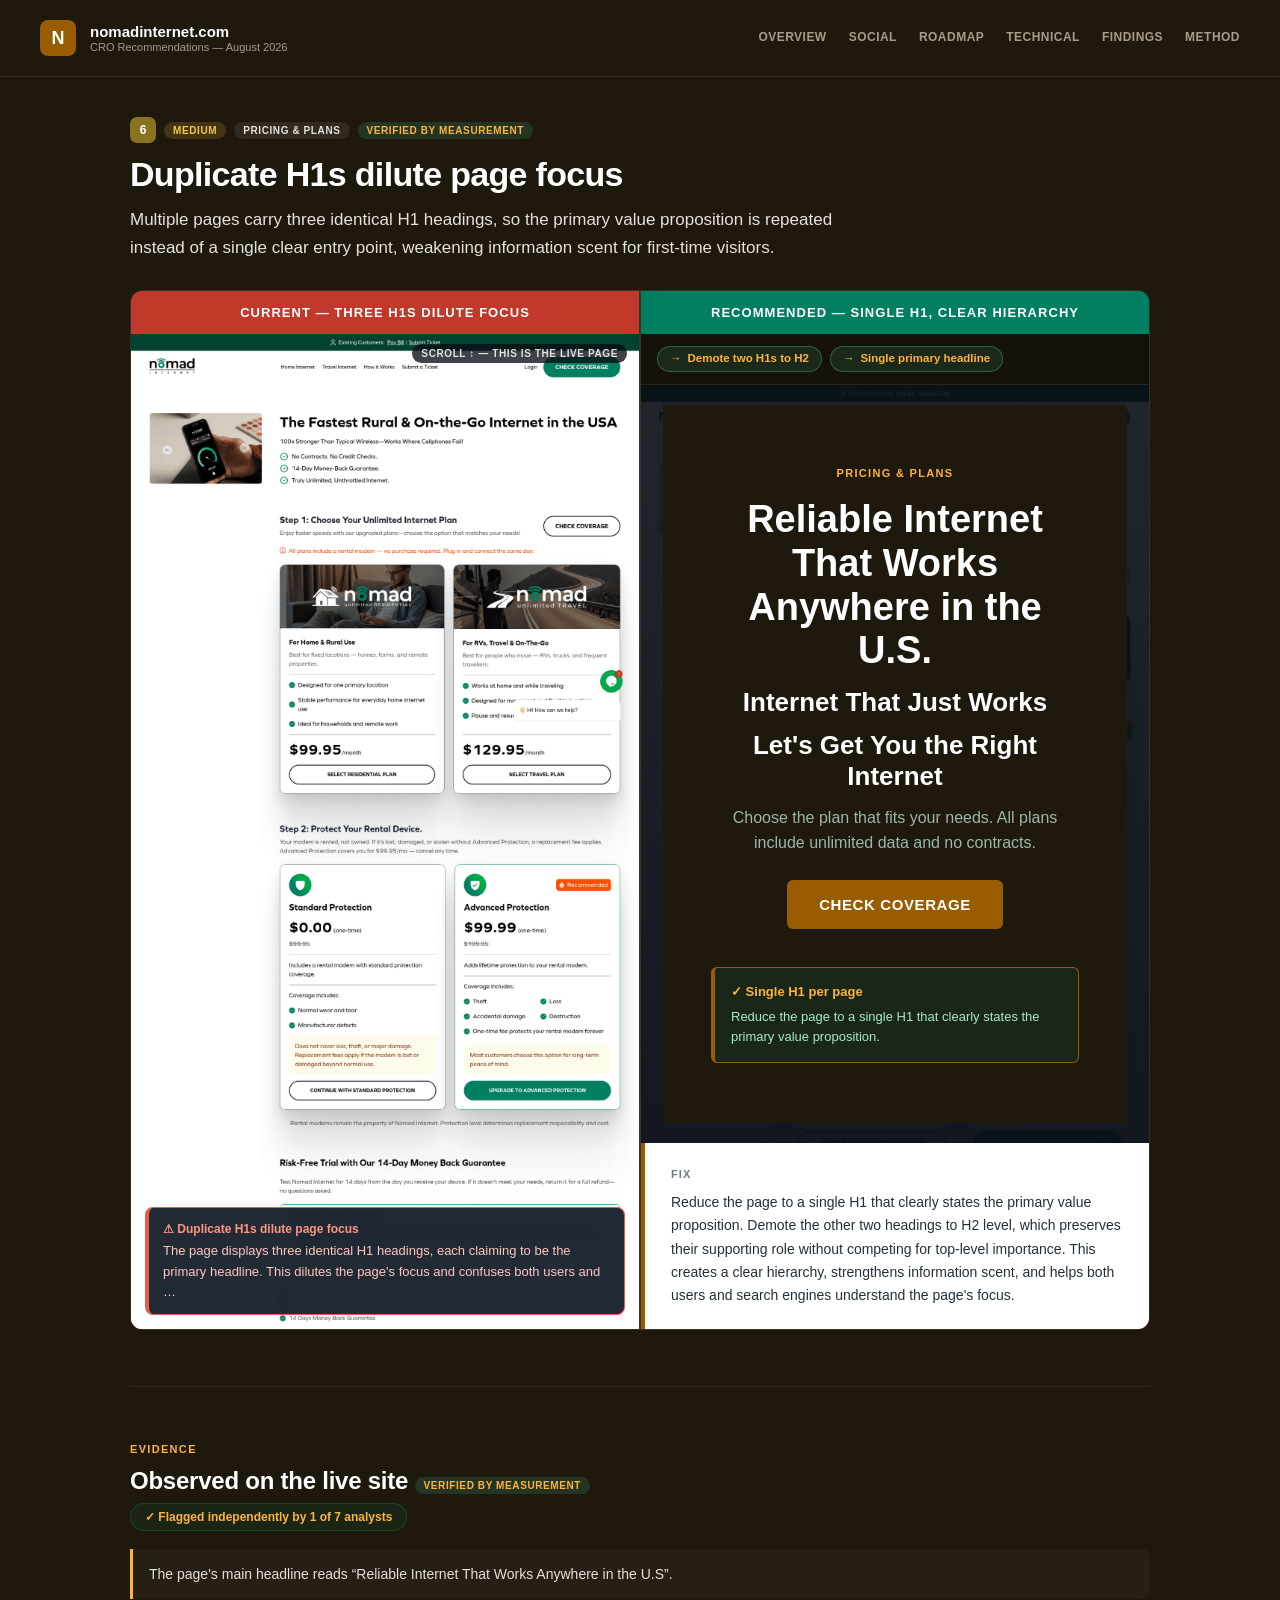
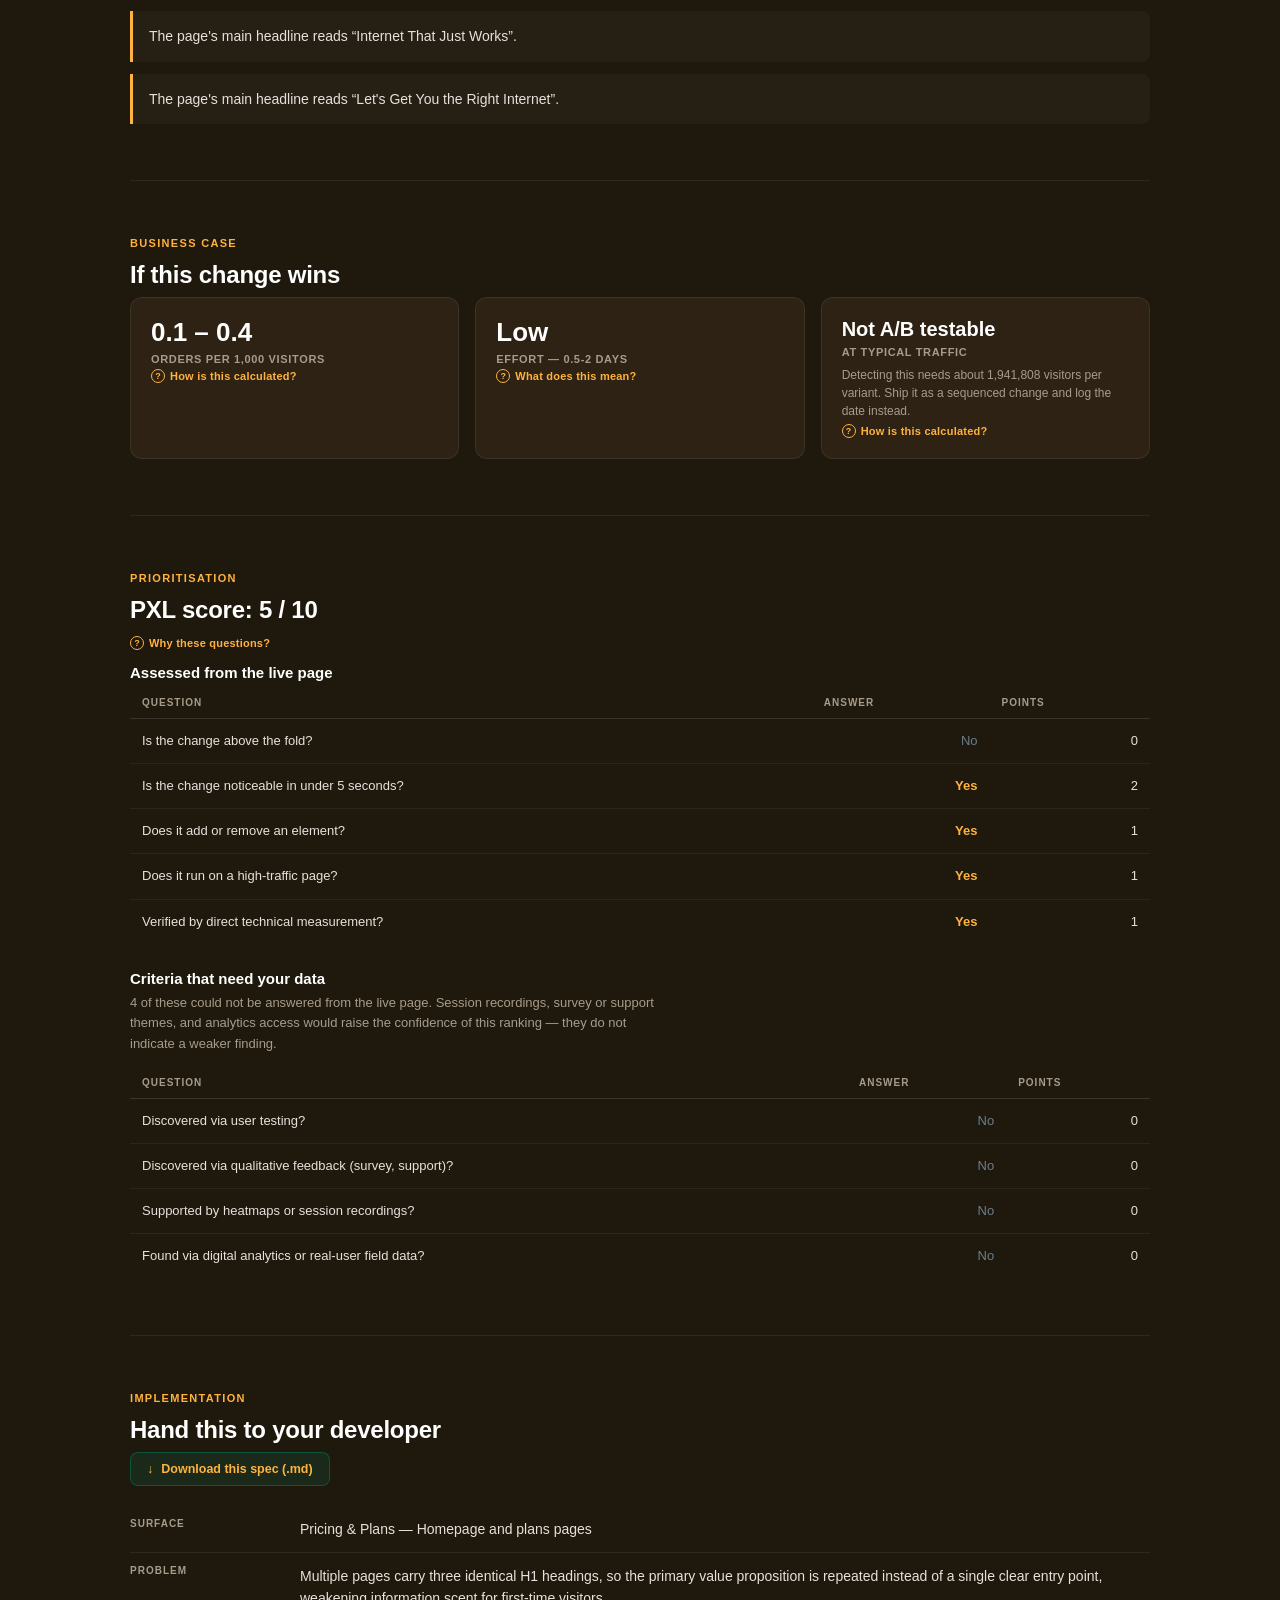
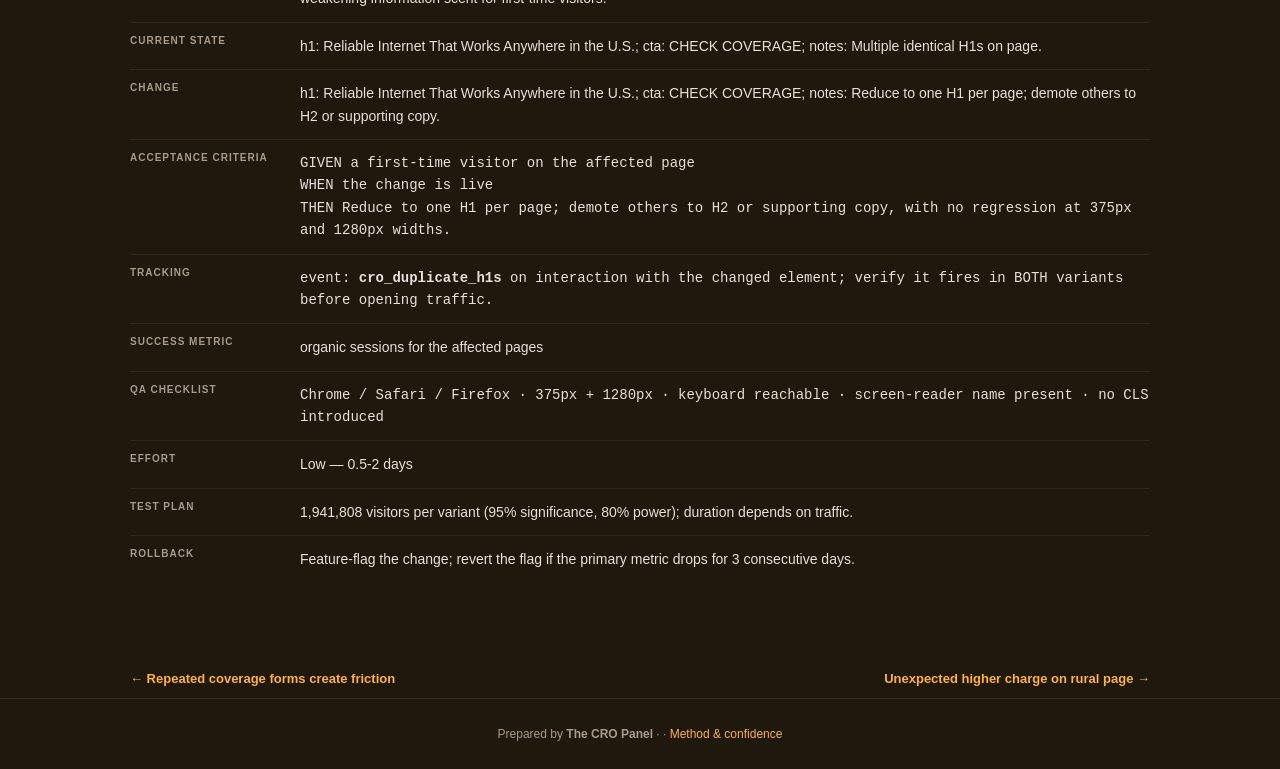
<file: finding_6_duplicate_h1s.html>
<!doctype html>
<html lang="en">
<head>
<meta charset="utf-8">
<meta name="viewport" content="width=device-width, initial-scale=1.0">
<title>Duplicate H1s dilute page focus — nomadinternet.com</title>
<link rel="stylesheet" href="cro_system.css">
<style>:root{--green:#995c00;--teal:#ffb23d;--navy:#1f180c;--mid:#2d2213;--light:#3f311c;--muted:#a79c8b;--off:#e5e1dc;}</style></head>
<body>
<header>
  <a class="logo-area" href="index.html" style="text-decoration:none">
    <div class="logo-dot">N</div>
    <div>
      <div class="logo-text">nomadinternet.com</div>
      <div class="logo-sub">CRO Recommendations — August 2026</div>
    </div>
  </a>
  <nav class="nav"><a href="index.html">Overview</a><a href="social.html">Social</a><a href="roadmap.html">Roadmap</a><a href="technical.html">Technical</a><a href="appendix.html">Findings</a><a href="methodology.html">Method</a></nav>
</header>

<div class="wrap">
  <div class="finding-head">
    <div class="badge-row">
      <span class="rank-chip rank-medium">6</span>
      <span class="badge badge-medium">Medium</span>
      <span class="badge badge-effort">Pricing &amp; Plans</span>
      <span class="badge badge-verified">Verified by measurement</span>
    </div>
    <h1>Duplicate H1s dilute page focus</h1>
    <p class="thesis">Multiple pages carry three identical H1 headings, so the primary value proposition is repeated instead of a single clear entry point, weakening information scent for first-time visitors.</p>
  </div>
  
  <div class="section" style="padding-top:0;border-top:none">
    <div class="split">
      <div class="col">
        <div class="label-bar label-current">CURRENT — Three H1s dilute focus</div>
        <div class="shotwrap"><div class="shot-scroll" data-frac="0.18"><img class="shot-full" src="shot_plans.png" alt="Full-page screenshot of the current page" loading="lazy"></div><div class="shot-hint">scroll ↕ — this is the live page</div><div class="shot-tag"><strong>⚠ Duplicate H1s dilute page focus</strong>The page displays three identical H1 headings, each claiming to be the primary headline. This dilutes the page&#x27;s focus and confuses both users and …</div></div>
      </div>
      <div class="divider"></div>
      <div class="col">
        <div class="label-bar label-recommended">RECOMMENDED — Single H1, clear hierarchy</div>
        <div class="diff-chips"><span class="chip">Demote two H1s to H2</span><span class="chip">Single primary headline</span></div><div class="rec-stage" style="background-image:url('shot_plans.png')"><div class="rec-dim"></div><div class="rec-card"><div class="surface"><p class="eyebrow">Pricing & Plans</p><h1>Reliable Internet That Works Anywhere in the U.S.</h1><h2>Internet That Just Works</h2><h2>Let's Get You the Right Internet</h2><p>Choose the plan that fits your needs. All plans include unlimited data and no contracts.</p><span class="btn-primary">CHECK COVERAGE</span><div class="win-callout"><strong>✓ Single H1 per page</strong>Reduce the page to a single H1 that clearly states the primary value proposition.</div></div></div></div>
        <div class="annotation good"><strong>Fix</strong>Reduce the page to a single H1 that clearly states the primary value proposition. Demote the other two headings to H2 level, which preserves their supporting role without competing for top-level importance. This creates a clear hierarchy, strengthens information scent, and helps both users and search engines understand the page&#x27;s focus.</div>
      </div>
    </div>
  </div>
  
<div class="section">
  <div class="eyebrow-label">Evidence</div>
  <h2 class="section-title">Observed on the live site <span class="badge badge-verified">Verified by measurement</span></h2>
  <div class="agreement">✓ Flagged independently by 1 of 7 analysts</div>
  <ul class="evidence-list"><li>The page&#x27;s main headline reads “Reliable Internet That Works Anywhere in the U.S”.</li><li>The page&#x27;s main headline reads “Internet That Just Works”.</li><li>The page&#x27;s main headline reads “Let&#x27;s Get You the Right Internet”.</li></ul>
</div>
  
<div class="section">
  <div class="eyebrow-label">Business case</div>
  <h2 class="section-title">If this change wins</h2>
  <div class="tiles" style="grid-template-columns:repeat(3,1fr)">
    <div class="tile">
      <div class="tval">0.1 – 0.4</div>
      <div class="tlabel">orders per 1,000 visitors</div>
      <button class="explain" data-m="size-6">How is this calculated?</button>
    </div>
    <div class="tile">
      <div class="tval">Low</div>
      <div class="tlabel">Effort — 0.5-2 days</div>
      <button class="explain" data-m="eff-6">What does this mean?</button>
    </div>
    <div class="tile"><div class="tval" style="font-size:20px">Not A/B testable</div><div class="tlabel">At typical traffic</div><div class="tnote">Detecting this needs about 1,941,808 visitors per variant. Ship it as a sequenced change and log the date instead.</div><button class="explain" data-m="test-6">How is this calculated?</button></div>
  </div>
</div>
  
<div class="section">
  <div class="eyebrow-label">Prioritisation</div>
  <h2 class="section-title">PXL score: 5 / 10</h2>
  <button class="explain" data-m="pxl-6">Why these questions?</button>
  <h3 class="sub-title">Assessed from the live page</h3>
  <div class="tscroll"><table class="dtable">
    <thead><tr><th>Question</th><th class="num">Answer</th><th class="num">Points</th></tr></thead>
    <tbody><tr><td>Is the change above the fold?</td><td class="num no">No</td><td class="num">0</td></tr><tr><td>Is the change noticeable in under 5 seconds?</td><td class="num yes">Yes</td><td class="num">2</td></tr><tr><td>Does it add or remove an element?</td><td class="num yes">Yes</td><td class="num">1</td></tr><tr><td>Does it run on a high-traffic page?</td><td class="num yes">Yes</td><td class="num">1</td></tr><tr><td>Verified by direct technical measurement?</td><td class="num yes">Yes</td><td class="num">1</td></tr></tbody>
  </table></div>
  
  <h3 class="sub-title">Criteria that need your data</h3>
  <p class="sub-note">4 of these could not be answered from the live page.
    Session recordings, survey or support themes, and analytics access would
    raise the confidence of this ranking — they do not indicate a weaker
    finding.</p>
  <div class="tscroll"><table class="dtable">
    <thead><tr><th>Question</th><th class="num">Answer</th><th class="num">Points</th></tr></thead>
    <tbody><tr><td>Discovered via user testing?</td><td class="num no">No</td><td class="num">0</td></tr><tr><td>Discovered via qualitative feedback (survey, support)?</td><td class="num no">No</td><td class="num">0</td></tr><tr><td>Supported by heatmaps or session recordings?</td><td class="num no">No</td><td class="num">0</td></tr><tr><td>Found via digital analytics or real-user field data?</td><td class="num no">No</td><td class="num">0</td></tr></tbody>
  </table></div>
</div>
  
<div class="section">
  <div class="eyebrow-label">Implementation</div>
  <h2 class="section-title">Hand this to your developer</h2>
  <div class="dl-row" style="margin:0 0 20px">
    <a class="btn-dl" href="dev_spec_6_duplicate_h1s.md" download>Download this spec (.md)</a>
  </div>
  <dl class="spec">
    <dt>Surface</dt><dd>Pricing &amp; Plans — Homepage and plans pages</dd>
    <dt>Problem</dt><dd>Multiple pages carry three identical H1 headings, so the primary value proposition is repeated instead of a single clear entry point, weakening information scent for first-time visitors.</dd>
    <dt>Current state</dt><dd>h1: Reliable Internet That Works Anywhere in the U.S.; cta: CHECK COVERAGE; notes: Multiple identical H1s on page.</dd>
    <dt>Change</dt><dd>h1: Reliable Internet That Works Anywhere in the U.S.; cta: CHECK COVERAGE; notes: Reduce to one H1 per page; demote others to H2 or supporting copy.</dd>
    <dt>Acceptance criteria</dt><dd class="mono">GIVEN a first-time visitor on the affected page<br>
      WHEN the change is live<br>
      THEN Reduce to one H1 per page; demote others to H2 or supporting copy,
      with no regression at 375px and 1280px widths.</dd>
    <dt>Tracking</dt><dd class="mono">event: <strong>cro_duplicate_h1s</strong> on interaction with the
      changed element; verify it fires in BOTH variants before opening traffic.</dd>
    <dt>Success metric</dt><dd>organic sessions for the affected pages</dd>
    <dt>QA checklist</dt><dd class="mono">Chrome / Safari / Firefox · 375px + 1280px ·
      keyboard reachable · screen-reader name present · no CLS introduced</dd>
    <dt>Effort</dt><dd>Low —
      0.5-2 days</dd>
    <dt>Test plan</dt><dd>1,941,808 visitors per variant
      (95% significance, 80% power);
      duration depends on traffic.</dd>
    <dt>Rollback</dt><dd>Feature-flag the change; revert the flag if the primary metric
      drops for 3 consecutive days.</dd>
  </dl>
</div>
  <div class="pager"><a href="finding_5_repeated_coverage_forms.html">← Repeated coverage forms create friction</a><a href="finding_7_unexpected_higher_charge_rural.html">Unexpected higher charge on rural page →</a></div>
</div>
<div class="footer">
  Prepared by <strong>The CRO Panel</strong> · <a href="mailto:"></a> · <a href="methodology.html">Method &amp; confidence</a>
</div>
<div class="modal-overlay" id="modal-root"><div class="modal-box"></div></div>
<template id="m-size-6"><h3>How this range is calculated</h3><p>Result: <strong>0.1 – 0.4 extra orders per 1,000 visitors</strong></p><div class="formula">1,000 visitors × baseline conversion × relative lift
= per 1,000 visitors at an assumed 2.00% baseline conversion rate and a 0.5-2.0% relative lift</div><p>The 0.5–2.0% relative-lift band is an assumption bounded by severity (Medium), not a prediction.</p><p><strong>The baseline conversion rate is an assumption</strong> — the client did not supply one, so an industry-typical 2.0% is used and labelled as such.</p><p><strong>Why the range is conservative:</strong> Across 127,000 experiments, 12% produced a statistically significant improvement on the primary metric; a healthy programme win rate is 10-30%. Winning tests also overstate their true effect, so treat this as the prize if the change works — never expected revenue.</p></template><template id="m-eff-6"><h3>How effort is estimated</h3><table><tr><th>Bracket</th><th>Days</th><th>Typical scope</th></tr><tr><td>Low</td><td class='num'>0.5–2</td><td>copy, colour, labels, image swaps</td></tr><tr><td>Medium</td><td class='num'>2–5</td><td>layout shifts, form changes, new modules</td></tr><tr><td>High</td><td class='num'>5+</td><td>personalisation, funnel work, integrations</td></tr></table><p>Assigned by matching the recommended change against these scopes; the estimate is a bracket, not a quote.</p></template><template id="m-test-6"><h3>Sample size math</h3><p>Two-proportion z-test, the standard pre-test sample-size calculation:</p><div class="formula">n = [z&#8320;.&#8320;&#8322;&#8325;·√(2·p̄·(1−p̄)) + z&#8320;.&#8322;&#8320;·√(p₁(1−p₁)+p₂(1−p₂))]² / (p₁−p₂)²</div><table><tr><td>Baseline conversion</td><td class='num'>2.0% (assumed)</td></tr><tr><td>Significance / power</td><td class='num'>95% / 80%</td></tr><tr><td>Sample per variant, 2.0% lift</td><td class='num'>1,941,808</td></tr><tr><td>Sample per variant, 0.5% lift</td><td class='num'>30,842,948</td></tr></table><p>Halving the minimum detectable effect roughly quadruples the sample required, which is why the conservative figure is so much larger.</p></template><template id="m-pxl-6"><h3>What PXL is</h3><p>PXL is CXL's prioritisation framework: binary questions instead of subjective 1–10 guesses, weighted toward evidence.</p><p>Findings discovered by inspection score zero on all four evidence questions — that is the honest signal, not a defect. Findings verified by direct measurement earn the extension point and, where real-user field data is involved, the analytics point.</p><p>The full rubric is on the <a href="methodology.html" style="color:var(--teal)">method page</a>.</p></template><script>
(function(){
  var root=document.getElementById('modal-root');
  function close(){root.classList.remove('open');}
  document.addEventListener('click',function(e){
    var b=e.target.closest('[data-m]');
    if(b){var t=document.getElementById('m-'+b.getAttribute('data-m'));
      if(t){root.querySelector('.modal-box').innerHTML=
        '<button class="modal-close" aria-label="Close">\u00d7</button>'+t.innerHTML;
        root.classList.add('open');}return;}
    if(e.target.closest('.modal-close')||e.target===root)close();
  });
  document.addEventListener('keydown',function(e){if(e.key==='Escape')close();});
  /* The miniature is markup authored at 1280px, scaled to the card width.
     Real screenshots on a narrow viewport are stacked at full width instead,
     so scaling them would shrink them to about a third of the card. The inline
     transform has to be cleared as well as skipped, because a resize past the
     breakpoint leaves the previous value behind. */
  function scale(){
    var stack=window.matchMedia('(max-width: 700px)').matches;
    document.querySelectorAll('.card-preview .preview-inner').forEach(function(el){
      var host=el.parentElement;if(!host)return;
      if(stack&&el.classList.contains('photo')){
        el.style.transform='';host.style.height='';return;}
      var w=host.clientWidth;if(!w)return;
      var s=w/1280;el.style.transform='scale('+s+')';
      host.style.height=Math.round(514*s)+'px';});
  }
  scale();window.addEventListener('resize',scale);
  function pos(){
    document.querySelectorAll('.shot-scroll[data-frac]').forEach(function(el){
      var img=el.querySelector('img');
      var go=function(){var f=parseFloat(el.getAttribute('data-frac'))||0;
        el.scrollTop=f*(el.scrollHeight-el.clientHeight);};
      if(img&&!img.complete){img.addEventListener('load',go);}else{go();}
    });
  }
  pos();
})();
</script>
</body>
</html>
</file>
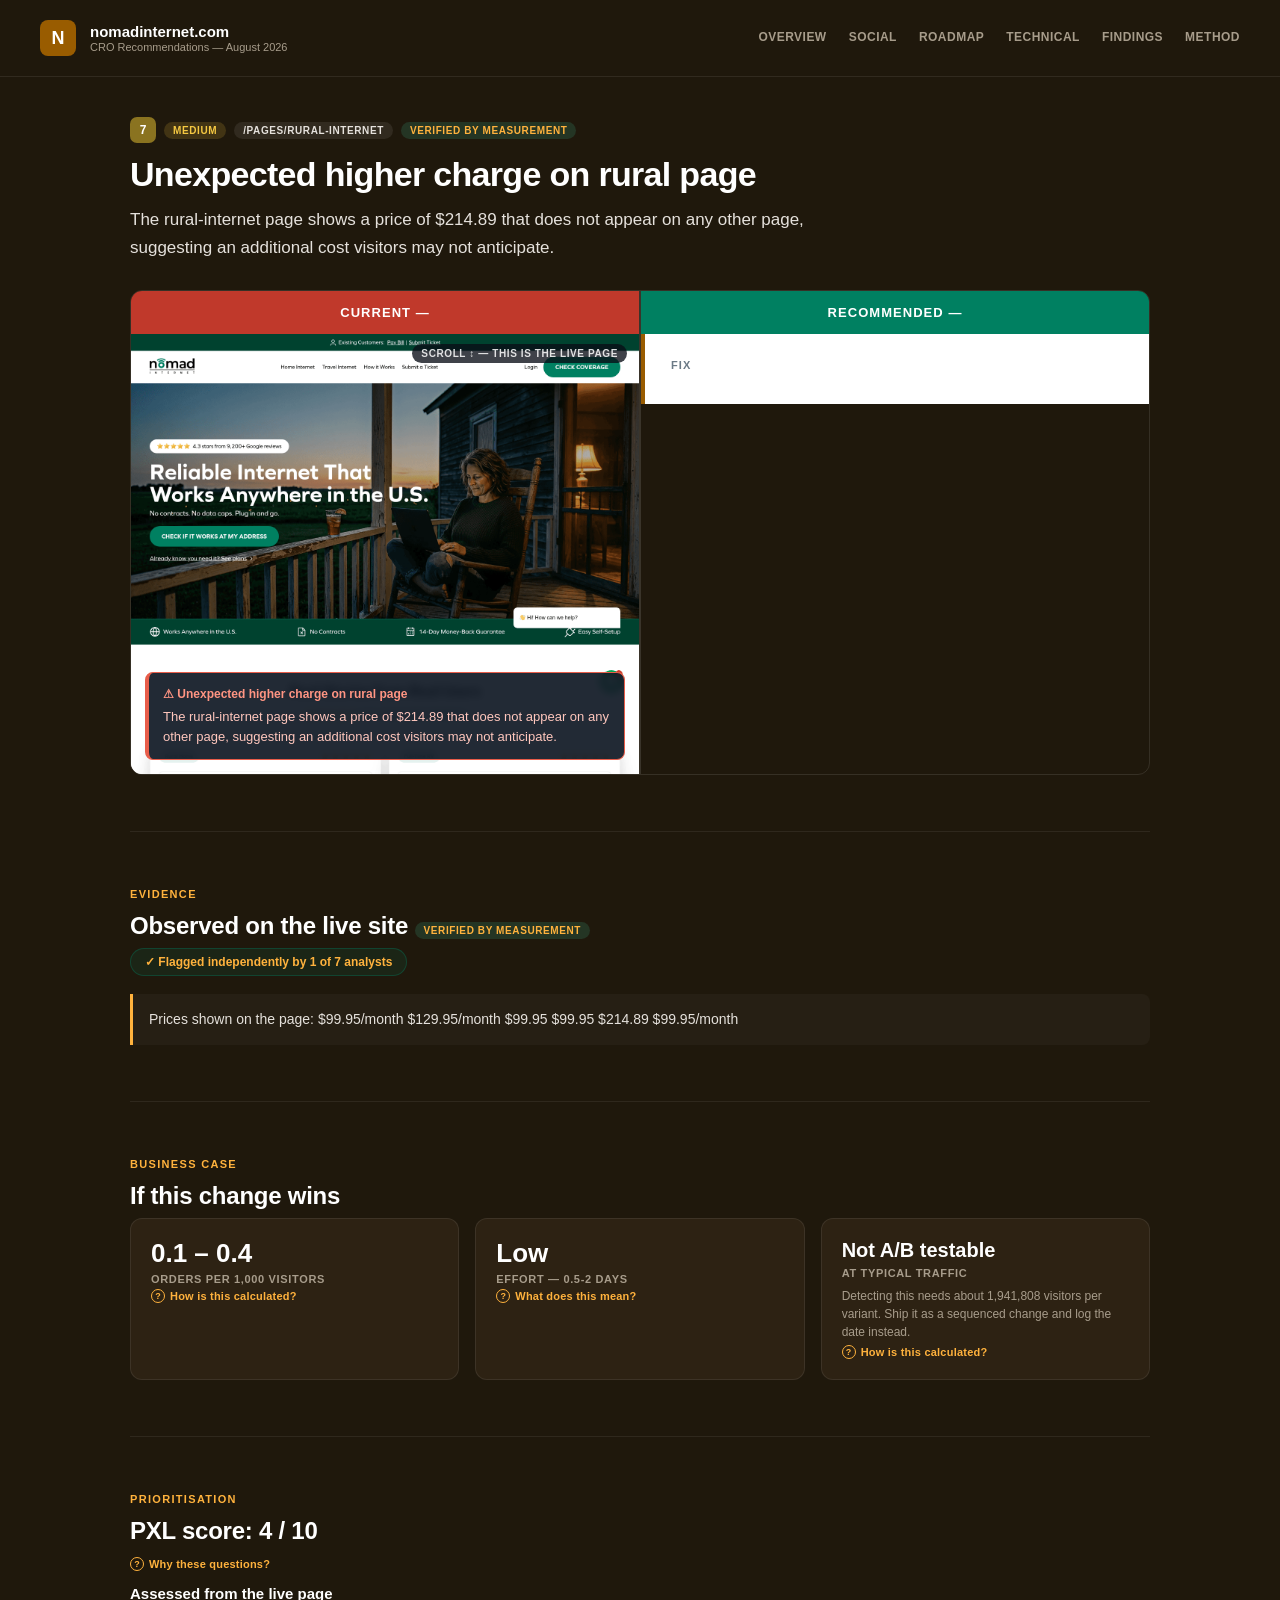
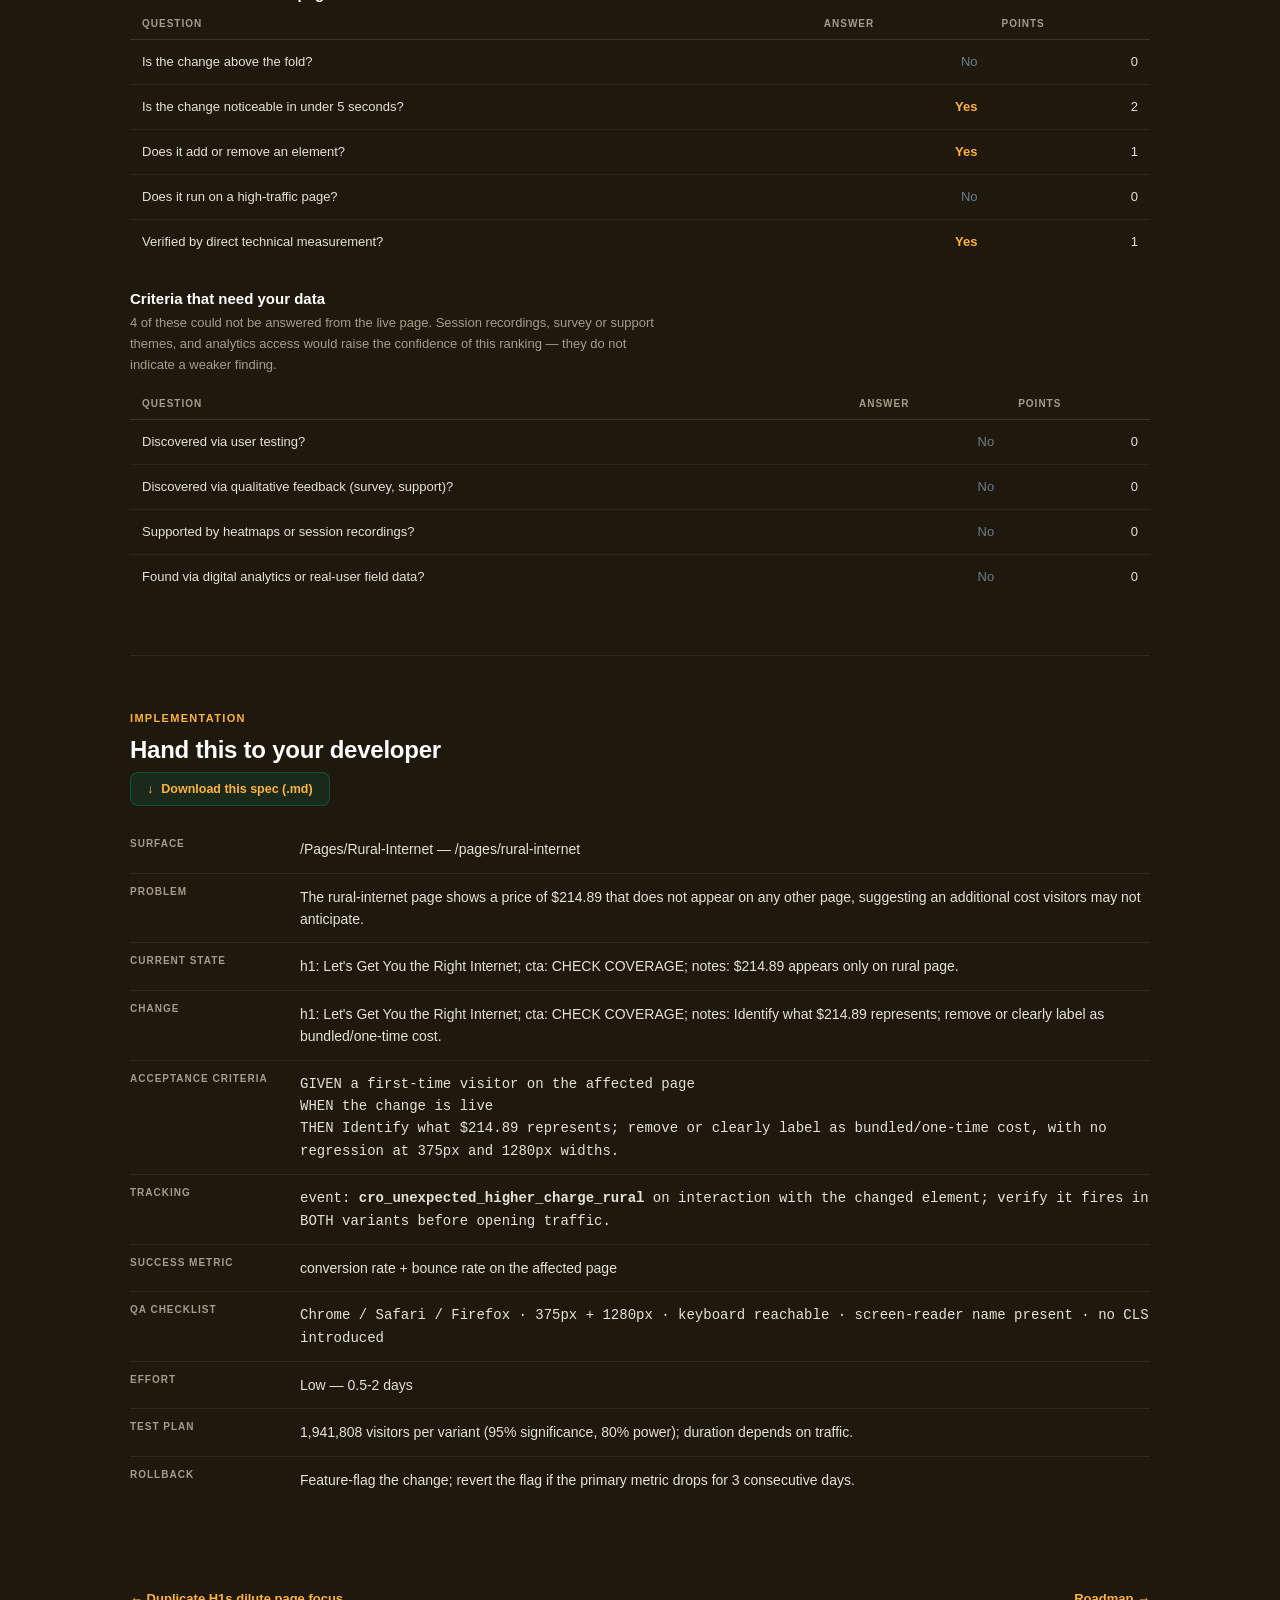
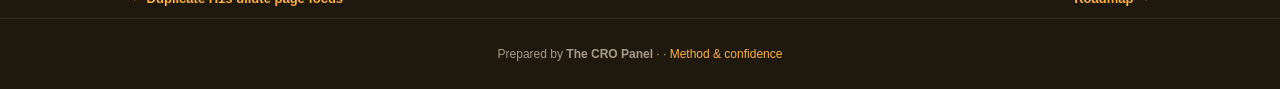
<file: finding_7_unexpected_higher_charge_rural.html>
<!doctype html>
<html lang="en">
<head>
<meta charset="utf-8">
<meta name="viewport" content="width=device-width, initial-scale=1.0">
<title>Unexpected higher charge on rural page — nomadinternet.com</title>
<link rel="stylesheet" href="cro_system.css">
<style>:root{--green:#995c00;--teal:#ffb23d;--navy:#1f180c;--mid:#2d2213;--light:#3f311c;--muted:#a79c8b;--off:#e5e1dc;}</style></head>
<body>
<header>
  <a class="logo-area" href="index.html" style="text-decoration:none">
    <div class="logo-dot">N</div>
    <div>
      <div class="logo-text">nomadinternet.com</div>
      <div class="logo-sub">CRO Recommendations — August 2026</div>
    </div>
  </a>
  <nav class="nav"><a href="index.html">Overview</a><a href="social.html">Social</a><a href="roadmap.html">Roadmap</a><a href="technical.html">Technical</a><a href="appendix.html">Findings</a><a href="methodology.html">Method</a></nav>
</header>

<div class="wrap">
  <div class="finding-head">
    <div class="badge-row">
      <span class="rank-chip rank-medium">7</span>
      <span class="badge badge-medium">Medium</span>
      <span class="badge badge-effort">/Pages/Rural-Internet</span>
      <span class="badge badge-verified">Verified by measurement</span>
    </div>
    <h1>Unexpected higher charge on rural page</h1>
    <p class="thesis">The rural-internet page shows a price of $214.89 that does not appear on any other page, suggesting an additional cost visitors may not anticipate.</p>
  </div>
  
  <div class="section" style="padding-top:0;border-top:none">
    <div class="split">
      <div class="col">
        <div class="label-bar label-current">CURRENT — </div>
        <div class="shotwrap"><div class="shot-scroll" data-frac="0.05"><img class="shot-full" src="shot_home.png" alt="Full-page screenshot of the current page" loading="lazy"></div><div class="shot-hint">scroll ↕ — this is the live page</div><div class="shot-tag"><strong>⚠ Unexpected higher charge on rural page</strong>The rural-internet page shows a price of $214.89 that does not appear on any other page, suggesting an additional cost visitors may not anticipate.</div></div>
      </div>
      <div class="divider"></div>
      <div class="col">
        <div class="label-bar label-recommended">RECOMMENDED — </div>
        
        <div class="annotation good"><strong>Fix</strong></div>
      </div>
    </div>
  </div>
  
<div class="section">
  <div class="eyebrow-label">Evidence</div>
  <h2 class="section-title">Observed on the live site <span class="badge badge-verified">Verified by measurement</span></h2>
  <div class="agreement">✓ Flagged independently by 1 of 7 analysts</div>
  <ul class="evidence-list"><li>Prices shown on the page: $99.95/month $129.95/month $99.95 $99.95 $214.89 $99.95/month</li></ul>
</div>
  
<div class="section">
  <div class="eyebrow-label">Business case</div>
  <h2 class="section-title">If this change wins</h2>
  <div class="tiles" style="grid-template-columns:repeat(3,1fr)">
    <div class="tile">
      <div class="tval">0.1 – 0.4</div>
      <div class="tlabel">orders per 1,000 visitors</div>
      <button class="explain" data-m="size-7">How is this calculated?</button>
    </div>
    <div class="tile">
      <div class="tval">Low</div>
      <div class="tlabel">Effort — 0.5-2 days</div>
      <button class="explain" data-m="eff-7">What does this mean?</button>
    </div>
    <div class="tile"><div class="tval" style="font-size:20px">Not A/B testable</div><div class="tlabel">At typical traffic</div><div class="tnote">Detecting this needs about 1,941,808 visitors per variant. Ship it as a sequenced change and log the date instead.</div><button class="explain" data-m="test-7">How is this calculated?</button></div>
  </div>
</div>
  
<div class="section">
  <div class="eyebrow-label">Prioritisation</div>
  <h2 class="section-title">PXL score: 4 / 10</h2>
  <button class="explain" data-m="pxl-7">Why these questions?</button>
  <h3 class="sub-title">Assessed from the live page</h3>
  <div class="tscroll"><table class="dtable">
    <thead><tr><th>Question</th><th class="num">Answer</th><th class="num">Points</th></tr></thead>
    <tbody><tr><td>Is the change above the fold?</td><td class="num no">No</td><td class="num">0</td></tr><tr><td>Is the change noticeable in under 5 seconds?</td><td class="num yes">Yes</td><td class="num">2</td></tr><tr><td>Does it add or remove an element?</td><td class="num yes">Yes</td><td class="num">1</td></tr><tr><td>Does it run on a high-traffic page?</td><td class="num no">No</td><td class="num">0</td></tr><tr><td>Verified by direct technical measurement?</td><td class="num yes">Yes</td><td class="num">1</td></tr></tbody>
  </table></div>
  
  <h3 class="sub-title">Criteria that need your data</h3>
  <p class="sub-note">4 of these could not be answered from the live page.
    Session recordings, survey or support themes, and analytics access would
    raise the confidence of this ranking — they do not indicate a weaker
    finding.</p>
  <div class="tscroll"><table class="dtable">
    <thead><tr><th>Question</th><th class="num">Answer</th><th class="num">Points</th></tr></thead>
    <tbody><tr><td>Discovered via user testing?</td><td class="num no">No</td><td class="num">0</td></tr><tr><td>Discovered via qualitative feedback (survey, support)?</td><td class="num no">No</td><td class="num">0</td></tr><tr><td>Supported by heatmaps or session recordings?</td><td class="num no">No</td><td class="num">0</td></tr><tr><td>Found via digital analytics or real-user field data?</td><td class="num no">No</td><td class="num">0</td></tr></tbody>
  </table></div>
</div>
  
<div class="section">
  <div class="eyebrow-label">Implementation</div>
  <h2 class="section-title">Hand this to your developer</h2>
  <div class="dl-row" style="margin:0 0 20px">
    <a class="btn-dl" href="dev_spec_7_unexpected_higher_charge_rural.md" download>Download this spec (.md)</a>
  </div>
  <dl class="spec">
    <dt>Surface</dt><dd>/Pages/Rural-Internet — /pages/rural-internet</dd>
    <dt>Problem</dt><dd>The rural-internet page shows a price of $214.89 that does not appear on any other page, suggesting an additional cost visitors may not anticipate.</dd>
    <dt>Current state</dt><dd>h1: Let&#x27;s Get You the Right Internet; cta: CHECK COVERAGE; notes: $214.89 appears only on rural page.</dd>
    <dt>Change</dt><dd>h1: Let&#x27;s Get You the Right Internet; cta: CHECK COVERAGE; notes: Identify what $214.89 represents; remove or clearly label as bundled/one-time cost.</dd>
    <dt>Acceptance criteria</dt><dd class="mono">GIVEN a first-time visitor on the affected page<br>
      WHEN the change is live<br>
      THEN Identify what $214.89 represents; remove or clearly label as bundled/one-time cost,
      with no regression at 375px and 1280px widths.</dd>
    <dt>Tracking</dt><dd class="mono">event: <strong>cro_unexpected_higher_charge_rural</strong> on interaction with the
      changed element; verify it fires in BOTH variants before opening traffic.</dd>
    <dt>Success metric</dt><dd>conversion rate + bounce rate on the affected page</dd>
    <dt>QA checklist</dt><dd class="mono">Chrome / Safari / Firefox · 375px + 1280px ·
      keyboard reachable · screen-reader name present · no CLS introduced</dd>
    <dt>Effort</dt><dd>Low —
      0.5-2 days</dd>
    <dt>Test plan</dt><dd>1,941,808 visitors per variant
      (95% significance, 80% power);
      duration depends on traffic.</dd>
    <dt>Rollback</dt><dd>Feature-flag the change; revert the flag if the primary metric
      drops for 3 consecutive days.</dd>
  </dl>
</div>
  <div class="pager"><a href="finding_6_duplicate_h1s.html">← Duplicate H1s dilute page focus</a><a href="roadmap.html">Roadmap →</a></div>
</div>
<div class="footer">
  Prepared by <strong>The CRO Panel</strong> · <a href="mailto:"></a> · <a href="methodology.html">Method &amp; confidence</a>
</div>
<div class="modal-overlay" id="modal-root"><div class="modal-box"></div></div>
<template id="m-size-7"><h3>How this range is calculated</h3><p>Result: <strong>0.1 – 0.4 extra orders per 1,000 visitors</strong></p><div class="formula">1,000 visitors × baseline conversion × relative lift
= per 1,000 visitors at an assumed 2.00% baseline conversion rate and a 0.5-2.0% relative lift</div><p>The 0.5–2.0% relative-lift band is an assumption bounded by severity (Medium), not a prediction.</p><p><strong>The baseline conversion rate is an assumption</strong> — the client did not supply one, so an industry-typical 2.0% is used and labelled as such.</p><p><strong>Why the range is conservative:</strong> Across 127,000 experiments, 12% produced a statistically significant improvement on the primary metric; a healthy programme win rate is 10-30%. Winning tests also overstate their true effect, so treat this as the prize if the change works — never expected revenue.</p></template><template id="m-eff-7"><h3>How effort is estimated</h3><table><tr><th>Bracket</th><th>Days</th><th>Typical scope</th></tr><tr><td>Low</td><td class='num'>0.5–2</td><td>copy, colour, labels, image swaps</td></tr><tr><td>Medium</td><td class='num'>2–5</td><td>layout shifts, form changes, new modules</td></tr><tr><td>High</td><td class='num'>5+</td><td>personalisation, funnel work, integrations</td></tr></table><p>Assigned by matching the recommended change against these scopes; the estimate is a bracket, not a quote.</p></template><template id="m-test-7"><h3>Sample size math</h3><p>Two-proportion z-test, the standard pre-test sample-size calculation:</p><div class="formula">n = [z&#8320;.&#8320;&#8322;&#8325;·√(2·p̄·(1−p̄)) + z&#8320;.&#8322;&#8320;·√(p₁(1−p₁)+p₂(1−p₂))]² / (p₁−p₂)²</div><table><tr><td>Baseline conversion</td><td class='num'>2.0% (assumed)</td></tr><tr><td>Significance / power</td><td class='num'>95% / 80%</td></tr><tr><td>Sample per variant, 2.0% lift</td><td class='num'>1,941,808</td></tr><tr><td>Sample per variant, 0.5% lift</td><td class='num'>30,842,948</td></tr></table><p>Halving the minimum detectable effect roughly quadruples the sample required, which is why the conservative figure is so much larger.</p></template><template id="m-pxl-7"><h3>What PXL is</h3><p>PXL is CXL's prioritisation framework: binary questions instead of subjective 1–10 guesses, weighted toward evidence.</p><p>Findings discovered by inspection score zero on all four evidence questions — that is the honest signal, not a defect. Findings verified by direct measurement earn the extension point and, where real-user field data is involved, the analytics point.</p><p>The full rubric is on the <a href="methodology.html" style="color:var(--teal)">method page</a>.</p></template><script>
(function(){
  var root=document.getElementById('modal-root');
  function close(){root.classList.remove('open');}
  document.addEventListener('click',function(e){
    var b=e.target.closest('[data-m]');
    if(b){var t=document.getElementById('m-'+b.getAttribute('data-m'));
      if(t){root.querySelector('.modal-box').innerHTML=
        '<button class="modal-close" aria-label="Close">\u00d7</button>'+t.innerHTML;
        root.classList.add('open');}return;}
    if(e.target.closest('.modal-close')||e.target===root)close();
  });
  document.addEventListener('keydown',function(e){if(e.key==='Escape')close();});
  /* The miniature is markup authored at 1280px, scaled to the card width.
     Real screenshots on a narrow viewport are stacked at full width instead,
     so scaling them would shrink them to about a third of the card. The inline
     transform has to be cleared as well as skipped, because a resize past the
     breakpoint leaves the previous value behind. */
  function scale(){
    var stack=window.matchMedia('(max-width: 700px)').matches;
    document.querySelectorAll('.card-preview .preview-inner').forEach(function(el){
      var host=el.parentElement;if(!host)return;
      if(stack&&el.classList.contains('photo')){
        el.style.transform='';host.style.height='';return;}
      var w=host.clientWidth;if(!w)return;
      var s=w/1280;el.style.transform='scale('+s+')';
      host.style.height=Math.round(514*s)+'px';});
  }
  scale();window.addEventListener('resize',scale);
  function pos(){
    document.querySelectorAll('.shot-scroll[data-frac]').forEach(function(el){
      var img=el.querySelector('img');
      var go=function(){var f=parseFloat(el.getAttribute('data-frac'))||0;
        el.scrollTop=f*(el.scrollHeight-el.clientHeight);};
      if(img&&!img.complete){img.addEventListener('load',go);}else{go();}
    });
  }
  pos();
})();
</script>
</body>
</html>
</file>
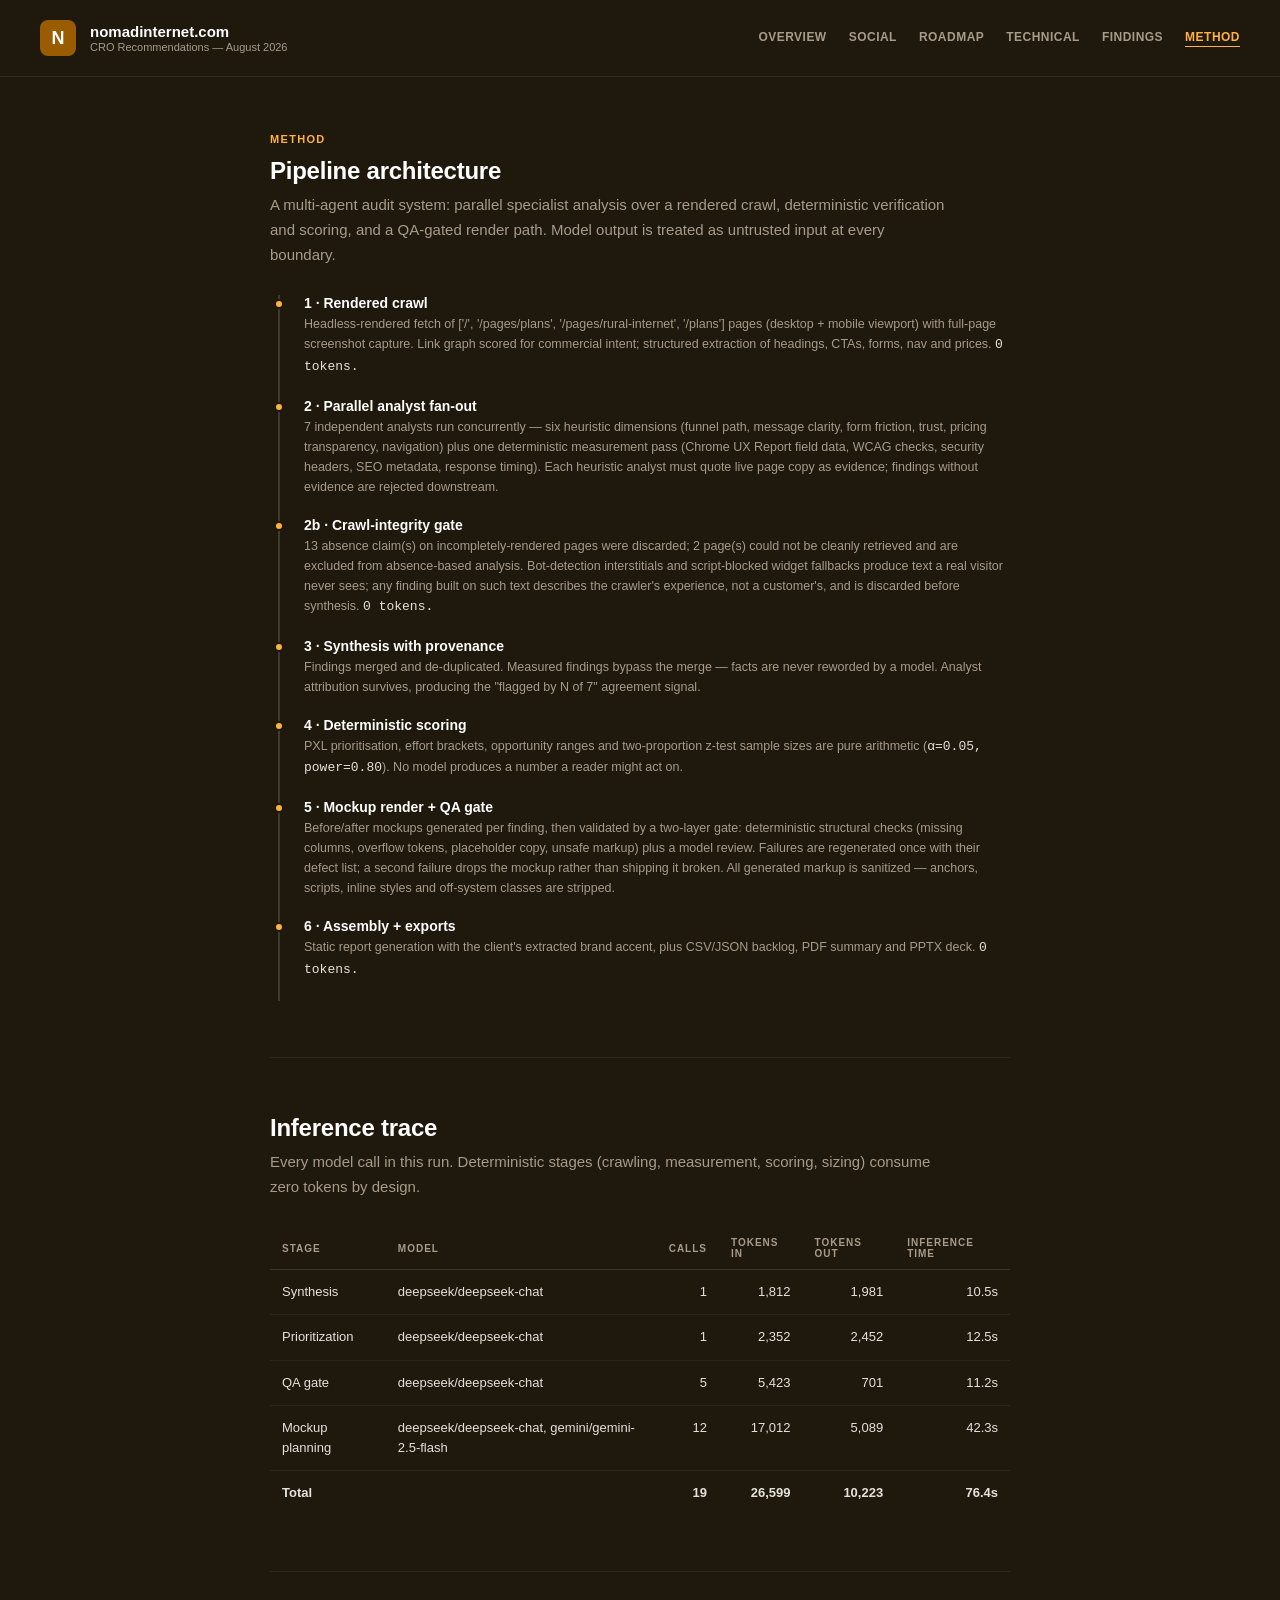
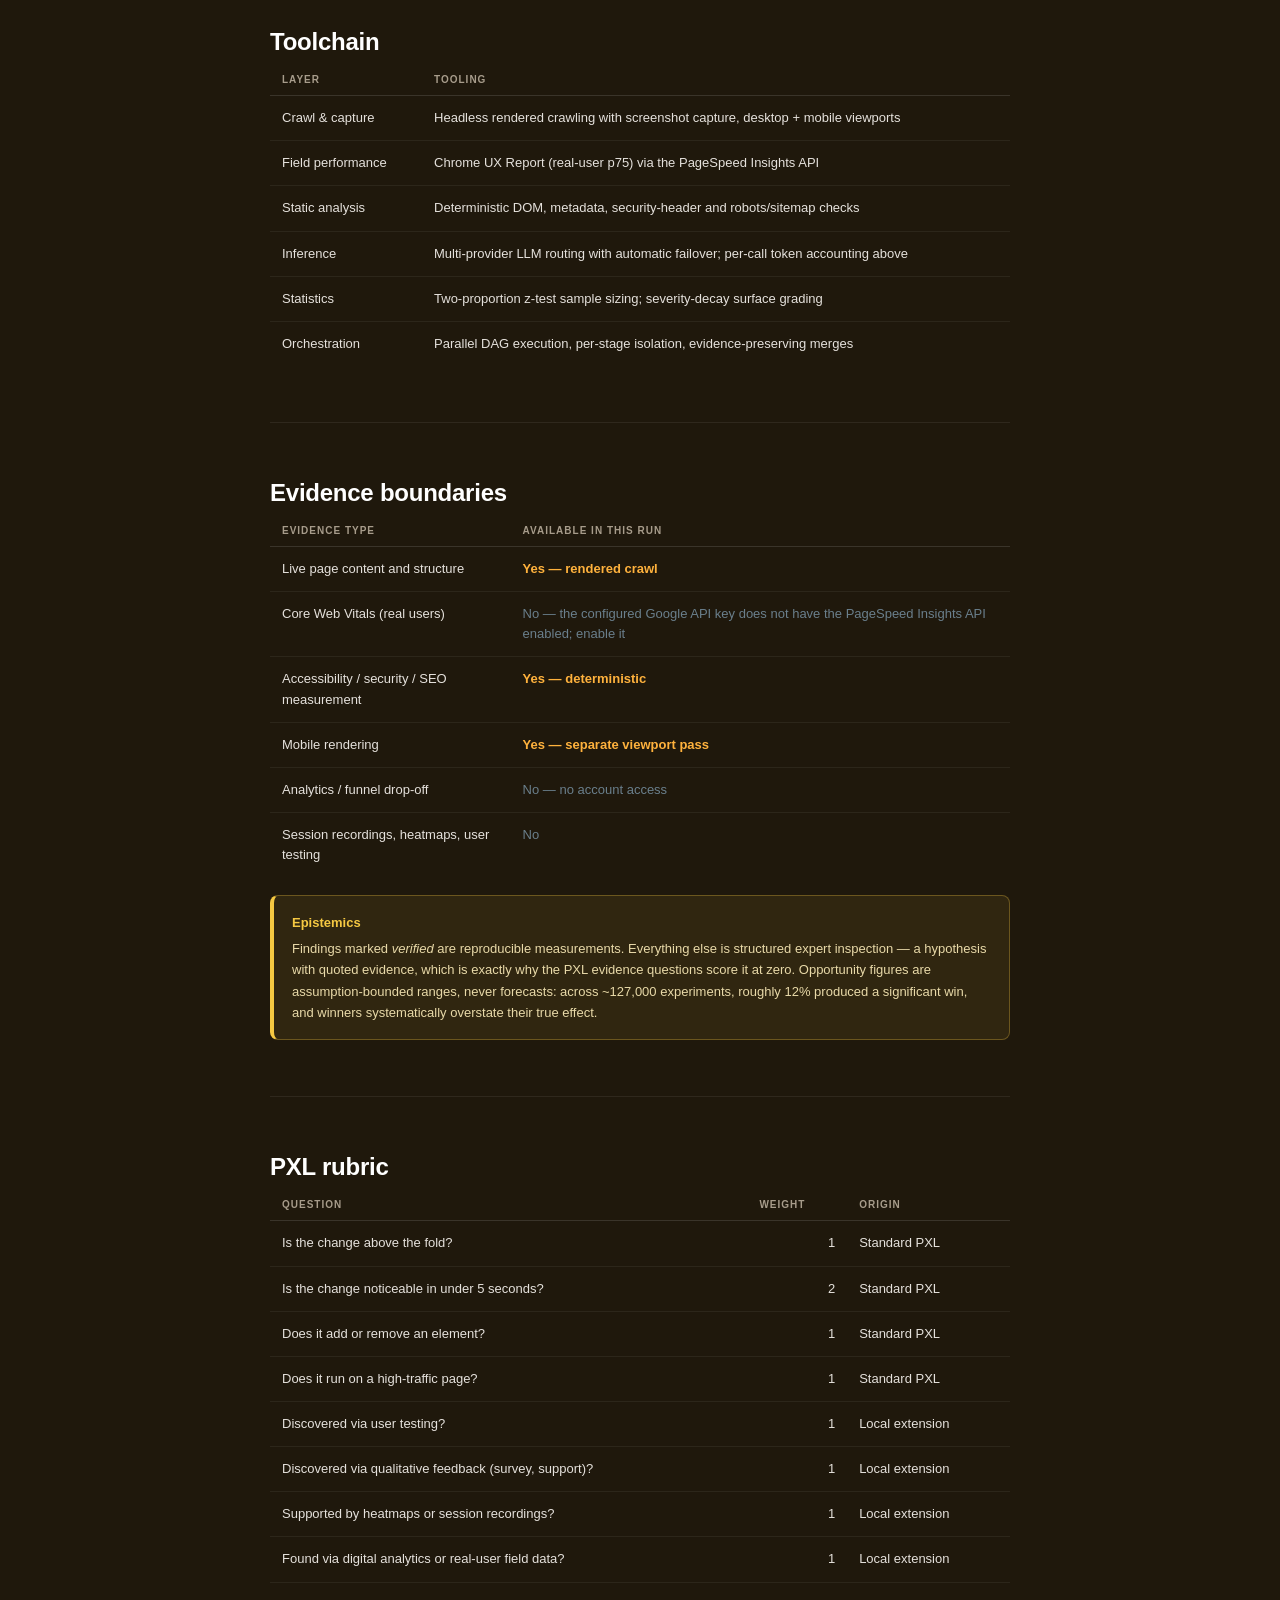
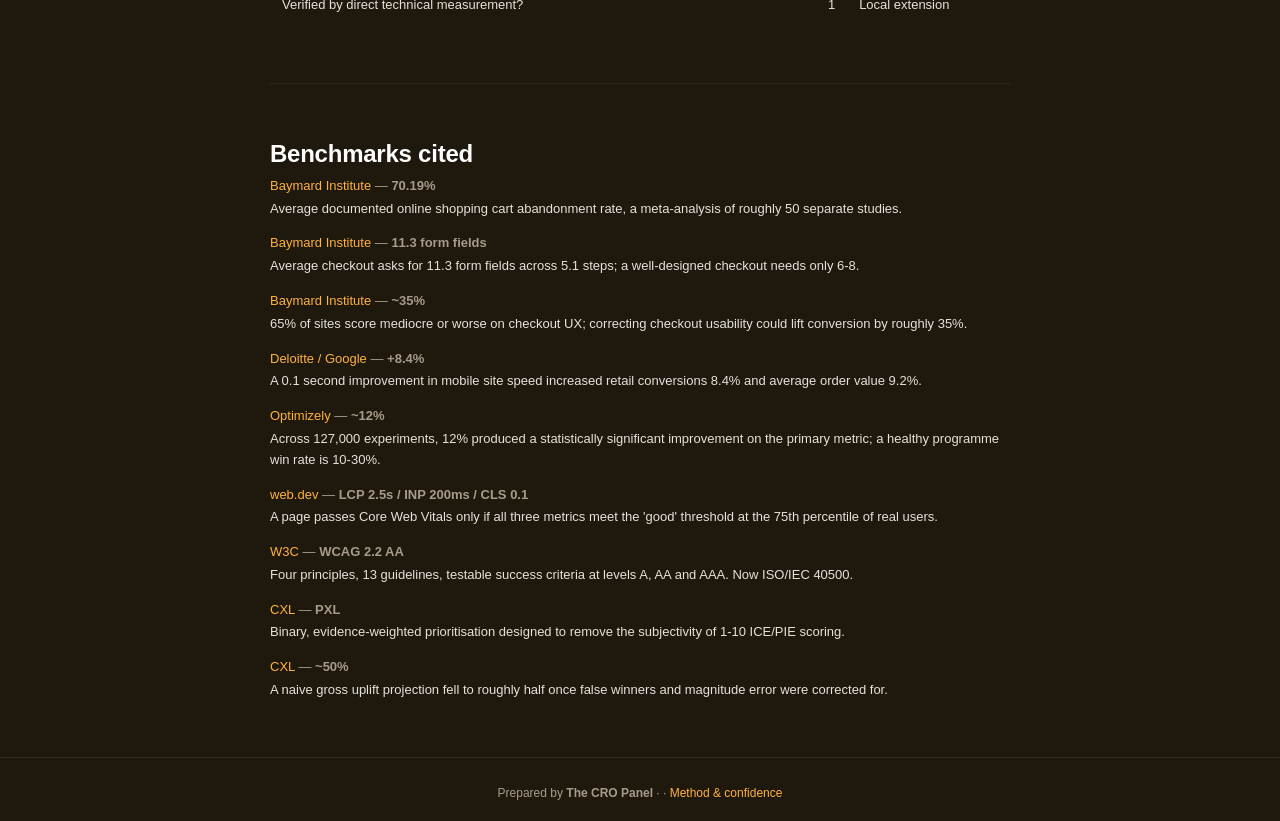
<file: methodology.html>
<!doctype html>
<html lang="en">
<head>
<meta charset="utf-8">
<meta name="viewport" content="width=device-width, initial-scale=1.0">
<title>Method — nomadinternet.com</title>
<link rel="stylesheet" href="cro_system.css">
<style>:root{--green:#995c00;--teal:#ffb23d;--navy:#1f180c;--mid:#2d2213;--light:#3f311c;--muted:#a79c8b;--off:#e5e1dc;}</style></head>
<body>
<header>
  <a class="logo-area" href="index.html" style="text-decoration:none">
    <div class="logo-dot">N</div>
    <div>
      <div class="logo-text">nomadinternet.com</div>
      <div class="logo-sub">CRO Recommendations — August 2026</div>
    </div>
  </a>
  <nav class="nav"><a href="index.html">Overview</a><a href="social.html">Social</a><a href="roadmap.html">Roadmap</a><a href="technical.html">Technical</a><a href="appendix.html">Findings</a><a href="methodology.html" class="active">Method</a></nav>
</header>

<div class="wrap-narrow">
  <div class="section">
    <div class="eyebrow-label">Method</div>
    <h2 class="section-title">Pipeline architecture</h2>
    <p class="section-intro">A multi-agent audit system: parallel specialist analysis over a
      rendered crawl, deterministic verification and scoring, and a QA-gated render path.
      Model output is treated as untrusted input at every boundary.</p>
    
    <div class="trace">
      <div class="trace-step"><div class="t-name">1 · Rendered crawl</div>
        <div class="t-detail">Headless-rendered fetch of ['/', '/pages/plans', '/pages/rural-internet', '/plans'] pages (desktop + mobile
        viewport) with full-page screenshot capture. Link graph scored for commercial intent;
        structured extraction of headings, CTAs, forms, nav and prices. <span class="mono">0 tokens.</span></div></div>
      <div class="trace-step"><div class="t-name">2 · Parallel analyst fan-out</div>
        <div class="t-detail">7 independent analysts run concurrently — six
        heuristic dimensions (funnel path, message clarity, form friction, trust, pricing
        transparency, navigation) plus one deterministic measurement pass (Chrome UX Report
        field data, WCAG checks, security headers, SEO metadata, response timing). Each
        heuristic analyst must quote live page copy as evidence; findings without evidence
        are rejected downstream.</div></div>
      <div class="trace-step"><div class="t-name">2b · Crawl-integrity gate</div>
        <div class="t-detail">13 absence claim(s) on incompletely-rendered pages were discarded; 2 page(s) could not be cleanly retrieved and are excluded from absence-based analysis. Bot-detection interstitials and
        script-blocked widget fallbacks produce text a real visitor never sees; any finding
        built on such text describes the crawler's experience, not a customer's, and is
        discarded before synthesis. <span class="mono">0 tokens.</span></div></div>
      <div class="trace-step"><div class="t-name">3 · Synthesis with provenance</div>
        <div class="t-detail">Findings merged and de-duplicated. Measured findings bypass the
        merge — facts are never reworded by a model. Analyst attribution survives, producing
        the "flagged by N of 7" agreement signal.</div></div>
      <div class="trace-step"><div class="t-name">4 · Deterministic scoring</div>
        <div class="t-detail">PXL prioritisation, effort brackets, opportunity ranges and
        two-proportion z-test sample sizes are pure arithmetic
        (<span class="mono">α=0.05, power=0.80</span>). No model produces a number a reader
        might act on.</div></div>
      <div class="trace-step"><div class="t-name">5 · Mockup render + QA gate</div>
        <div class="t-detail">Before/after mockups generated per finding, then validated by a
        two-layer gate: deterministic structural checks (missing columns, overflow tokens,
        placeholder copy, unsafe markup) plus a model review. Failures are regenerated once
        with their defect list; a second failure drops the mockup rather than shipping it
        broken. All generated markup is sanitized — anchors, scripts, inline styles and
        off-system classes are stripped.</div></div>
      <div class="trace-step"><div class="t-name">6 · Assembly + exports</div>
        <div class="t-detail">Static report generation with the client's extracted brand
        accent, plus CSV/JSON backlog, PDF summary and PPTX deck. <span class="mono">0 tokens.</span></div></div>
    </div>
  </div>
  
  <div class="section">
    <h2 class="section-title">Inference trace</h2>
    <p class="section-intro">Every model call in this run. Deterministic stages
      (crawling, measurement, scoring, sizing) consume zero tokens by design.</p>
    <div class="tscroll"><table class="dtable">
      <thead><tr><th>Stage</th><th>Model</th><th class="num">Calls</th>
        <th class="num">Tokens in</th><th class="num">Tokens out</th><th class="num">Inference time</th></tr></thead>
      <tbody><tr><td>Synthesis</td><td>deepseek/deepseek-chat</td><td class='num'>1</td><td class='num'>1,812</td><td class='num'>1,981</td><td class='num'>10.5s</td></tr><tr><td>Prioritization</td><td>deepseek/deepseek-chat</td><td class='num'>1</td><td class='num'>2,352</td><td class='num'>2,452</td><td class='num'>12.5s</td></tr><tr><td>QA gate</td><td>deepseek/deepseek-chat</td><td class='num'>5</td><td class='num'>5,423</td><td class='num'>701</td><td class='num'>11.2s</td></tr><tr><td>Mockup planning</td><td>deepseek/deepseek-chat, gemini/gemini-2.5-flash</td><td class='num'>12</td><td class='num'>17,012</td><td class='num'>5,089</td><td class='num'>42.3s</td></tr>
      <tr><td><strong>Total</strong></td><td></td><td class="num"><strong>19</strong></td>
        <td class="num"><strong>26,599</strong></td><td class="num"><strong>10,223</strong></td>
        <td class="num"><strong>76.4s</strong></td></tr></tbody></table></div>
  </div>
  <div class="section">
    <h2 class="section-title">Toolchain</h2>
    <div class="tscroll"><table class="dtable">
      <thead><tr><th>Layer</th><th>Tooling</th></tr></thead>
      <tbody>
        <tr><td>Crawl &amp; capture</td><td>Headless rendered crawling with screenshot capture, desktop + mobile viewports</td></tr>
        <tr><td>Field performance</td><td>Chrome UX Report (real-user p75) via the PageSpeed Insights API</td></tr>
        <tr><td>Static analysis</td><td>Deterministic DOM, metadata, security-header and robots/sitemap checks</td></tr>
        <tr><td>Inference</td><td>Multi-provider LLM routing with automatic failover; per-call token accounting above</td></tr>
        <tr><td>Statistics</td><td>Two-proportion z-test sample sizing; severity-decay surface grading</td></tr>
        <tr><td>Orchestration</td><td>Parallel DAG execution, per-stage isolation, evidence-preserving merges</td></tr>
      </tbody></table></div>
  </div>

  <div class="section">
    <h2 class="section-title">Evidence boundaries</h2>
    <div class="tscroll"><table class="dtable">
      <thead><tr><th>Evidence type</th><th>Available in this run</th></tr></thead>
      <tbody>
        <tr><td>Live page content and structure</td><td class="yes">Yes — rendered crawl</td></tr>
        <tr><td>Core Web Vitals (real users)</td><td class="no">No — the configured Google API key does not have the PageSpeed Insights API enabled; enable it </td></tr>
        <tr><td>Accessibility / security / SEO measurement</td><td class="yes">Yes — deterministic</td></tr>
        <tr><td>Mobile rendering</td><td class="yes">Yes — separate viewport pass</td></tr>
        <tr><td>Analytics / funnel drop-off</td><td class="no">No — no account access</td></tr>
        <tr><td>Session recordings, heatmaps, user testing</td><td class="no">No</td></tr>
      </tbody></table></div>
    <div class="caveat" style="margin-top:18px">
      <strong>Epistemics</strong>
      Findings marked <em>verified</em> are reproducible measurements. Everything else is
      structured expert inspection — a hypothesis with quoted evidence, which is exactly why
      the PXL evidence questions score it at zero. Opportunity figures are assumption-bounded
      ranges, never forecasts: across ~127,000 experiments, roughly 12% produced a significant
      win, and winners systematically overstate their true effect.
    </div>
  </div>

  <div class="section">
    <h2 class="section-title">PXL rubric</h2>
    <div class="tscroll"><table class="dtable">
      <thead><tr><th>Question</th><th class="num">Weight</th><th>Origin</th></tr></thead>
      <tbody><tr><td>Is the change above the fold?</td><td class="num">1</td><td>Standard PXL</td></tr><tr><td>Is the change noticeable in under 5 seconds?</td><td class="num">2</td><td>Standard PXL</td></tr><tr><td>Does it add or remove an element?</td><td class="num">1</td><td>Standard PXL</td></tr><tr><td>Does it run on a high-traffic page?</td><td class="num">1</td><td>Standard PXL</td></tr><tr><td>Discovered via user testing?</td><td class="num">1</td><td>Local extension</td></tr><tr><td>Discovered via qualitative feedback (survey, support)?</td><td class="num">1</td><td>Local extension</td></tr><tr><td>Supported by heatmaps or session recordings?</td><td class="num">1</td><td>Local extension</td></tr><tr><td>Found via digital analytics or real-user field data?</td><td class="num">1</td><td>Local extension</td></tr><tr><td>Verified by direct technical measurement?</td><td class="num">1</td><td>Local extension</td></tr></tbody></table></div>
  </div>

  <div class="section">
    <h2 class="section-title">Benchmarks cited</h2>
    <ul class="sources"><li><a href="https://baymard.com/lists/cart-abandonment-rate">Baymard Institute</a> — <strong>70.19%</strong><span class="claim">Average documented online shopping cart abandonment rate, a meta-analysis of roughly 50 separate studies.</span></li><li><a href="https://baymard.com/blog/checkout-flow-average-form-fields">Baymard Institute</a> — <strong>11.3 form fields</strong><span class="claim">Average checkout asks for 11.3 form fields across 5.1 steps; a well-designed checkout needs only 6-8.</span></li><li><a href="https://baymard.com/research/checkout-usability">Baymard Institute</a> — <strong>~35%</strong><span class="claim">65% of sites score mediocre or worse on checkout UX; correcting checkout usability could lift conversion by roughly 35%.</span></li><li><a href="https://www.deloitte.com/ie/en/services/consulting/research/milliseconds-make-millions.html">Deloitte / Google</a> — <strong>+8.4%</strong><span class="claim">A 0.1 second improvement in mobile site speed increased retail conversions 8.4% and average order value 9.2%.</span></li><li><a href="https://www.optimizely.com/field-notes/guides/127000-experiments">Optimizely</a> — <strong>~12%</strong><span class="claim">Across 127,000 experiments, 12% produced a statistically significant improvement on the primary metric; a healthy programme win rate is 10-30%.</span></li><li><a href="https://web.dev/articles/vitals">web.dev</a> — <strong>LCP 2.5s / INP 200ms / CLS 0.1</strong><span class="claim">A page passes Core Web Vitals only if all three metrics meet the &#x27;good&#x27; threshold at the 75th percentile of real users.</span></li><li><a href="https://www.w3.org/WAI/standards-guidelines/wcag/">W3C</a> — <strong>WCAG 2.2 AA</strong><span class="claim">Four principles, 13 guidelines, testable success criteria at levels A, AA and AAA. Now ISO/IEC 40500.</span></li><li><a href="https://cxl.com/blog/better-way-prioritize-ab-tests/">CXL</a> — <strong>PXL</strong><span class="claim">Binary, evidence-weighted prioritisation designed to remove the subjectivity of 1-10 ICE/PIE scoring.</span></li><li><a href="https://cxl.com/blog/net-value-ab-testing/">CXL</a> — <strong>~50%</strong><span class="claim">A naive gross uplift projection fell to roughly half once false winners and magnitude error were corrected for.</span></li></ul>
  </div>
</div>
<div class="footer">
  Prepared by <strong>The CRO Panel</strong> · <a href="mailto:"></a> · <a href="methodology.html">Method &amp; confidence</a>
</div>
<div class="modal-overlay" id="modal-root"><div class="modal-box"></div></div>
<script>
(function(){
  var root=document.getElementById('modal-root');
  function close(){root.classList.remove('open');}
  document.addEventListener('click',function(e){
    var b=e.target.closest('[data-m]');
    if(b){var t=document.getElementById('m-'+b.getAttribute('data-m'));
      if(t){root.querySelector('.modal-box').innerHTML=
        '<button class="modal-close" aria-label="Close">\u00d7</button>'+t.innerHTML;
        root.classList.add('open');}return;}
    if(e.target.closest('.modal-close')||e.target===root)close();
  });
  document.addEventListener('keydown',function(e){if(e.key==='Escape')close();});
  /* The miniature is markup authored at 1280px, scaled to the card width.
     Real screenshots on a narrow viewport are stacked at full width instead,
     so scaling them would shrink them to about a third of the card. The inline
     transform has to be cleared as well as skipped, because a resize past the
     breakpoint leaves the previous value behind. */
  function scale(){
    var stack=window.matchMedia('(max-width: 700px)').matches;
    document.querySelectorAll('.card-preview .preview-inner').forEach(function(el){
      var host=el.parentElement;if(!host)return;
      if(stack&&el.classList.contains('photo')){
        el.style.transform='';host.style.height='';return;}
      var w=host.clientWidth;if(!w)return;
      var s=w/1280;el.style.transform='scale('+s+')';
      host.style.height=Math.round(514*s)+'px';});
  }
  scale();window.addEventListener('resize',scale);
  function pos(){
    document.querySelectorAll('.shot-scroll[data-frac]').forEach(function(el){
      var img=el.querySelector('img');
      var go=function(){var f=parseFloat(el.getAttribute('data-frac'))||0;
        el.scrollTop=f*(el.scrollHeight-el.clientHeight);};
      if(img&&!img.complete){img.addEventListener('load',go);}else{go();}
    });
  }
  pos();
})();
</script>
</body>
</html>
</file>
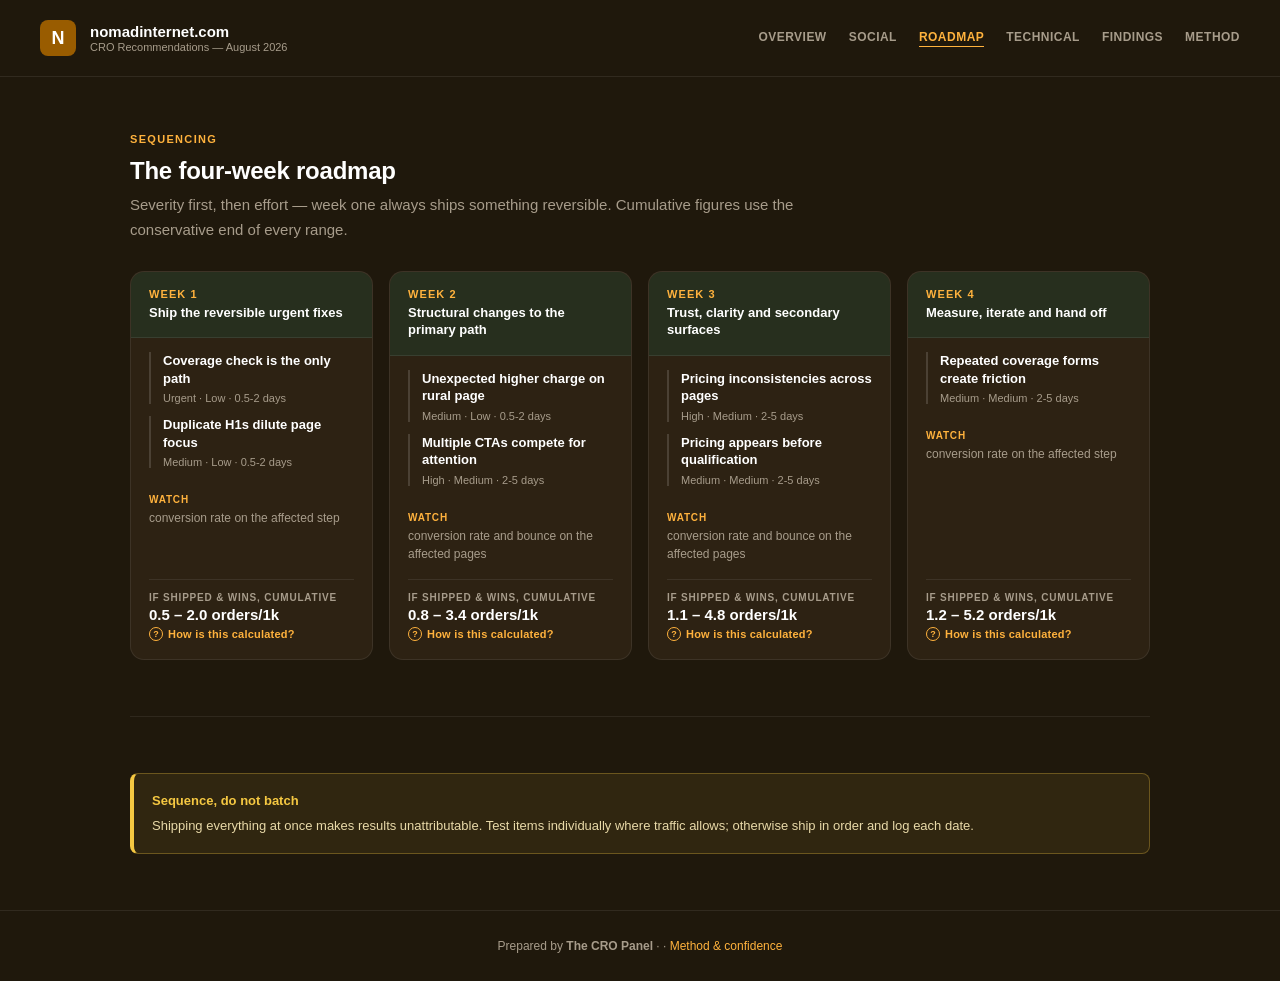
<file: roadmap.html>
<!doctype html>
<html lang="en">
<head>
<meta charset="utf-8">
<meta name="viewport" content="width=device-width, initial-scale=1.0">
<title>Roadmap — nomadinternet.com</title>
<link rel="stylesheet" href="cro_system.css">
<style>:root{--green:#995c00;--teal:#ffb23d;--navy:#1f180c;--mid:#2d2213;--light:#3f311c;--muted:#a79c8b;--off:#e5e1dc;}</style></head>
<body>
<header>
  <a class="logo-area" href="index.html" style="text-decoration:none">
    <div class="logo-dot">N</div>
    <div>
      <div class="logo-text">nomadinternet.com</div>
      <div class="logo-sub">CRO Recommendations — August 2026</div>
    </div>
  </a>
  <nav class="nav"><a href="index.html">Overview</a><a href="social.html">Social</a><a href="roadmap.html" class="active">Roadmap</a><a href="technical.html">Technical</a><a href="appendix.html">Findings</a><a href="methodology.html">Method</a></nav>
</header>

<div class="wrap">
  <div class="section">
    <div class="eyebrow-label">Sequencing</div>
    <h2 class="section-title">The four-week roadmap</h2>
    <p class="section-intro">Severity first, then effort — week one always ships
      something reversible. Cumulative figures use the conservative end of every range.</p>
    <div class="weeks"><div class="week">
      <div class="week-head"><div class="week-num">Week 1</div>
        <div class="week-theme">Ship the reversible urgent fixes</div></div>
      <div class="week-body"><div class="week-item"><a href="finding_1_coverage_check_only_path.html">Coverage check is the only path</a><div class="wmeta">Urgent · Low · 0.5-2 days</div></div><div class="week-item"><a href="finding_6_duplicate_h1s.html">Duplicate H1s dilute page focus</a><div class="wmeta">Medium · Low · 0.5-2 days</div></div>
        <div class="week-watch"><span>Watch</span>conversion rate on the affected step</div>
        <div class="week-cum">
          <div class="tlabel" style="font-size:10px;color:var(--muted);text-transform:uppercase;
            letter-spacing:0.08em;font-weight:700">If shipped &amp; wins, cumulative</div>
          <div style="color:var(--white);font-weight:800;font-size:15px;margin-top:3px">0.5 – 2.0 orders/1k</div>
          <button class="explain" data-m="wk-1">How is this calculated?</button>
        </div>
      </div></div><div class="week">
      <div class="week-head"><div class="week-num">Week 2</div>
        <div class="week-theme">Structural changes to the primary path</div></div>
      <div class="week-body"><div class="week-item"><a href="finding_7_unexpected_higher_charge_rural.html">Unexpected higher charge on rural page</a><div class="wmeta">Medium · Low · 0.5-2 days</div></div><div class="week-item"><a href="finding_2_multiple_ctas_compete.html">Multiple CTAs compete for attention</a><div class="wmeta">High · Medium · 2-5 days</div></div>
        <div class="week-watch"><span>Watch</span>conversion rate and bounce on the affected pages</div>
        <div class="week-cum">
          <div class="tlabel" style="font-size:10px;color:var(--muted);text-transform:uppercase;
            letter-spacing:0.08em;font-weight:700">If shipped &amp; wins, cumulative</div>
          <div style="color:var(--white);font-weight:800;font-size:15px;margin-top:3px">0.8 – 3.4 orders/1k</div>
          <button class="explain" data-m="wk-2">How is this calculated?</button>
        </div>
      </div></div><div class="week">
      <div class="week-head"><div class="week-num">Week 3</div>
        <div class="week-theme">Trust, clarity and secondary surfaces</div></div>
      <div class="week-body"><div class="week-item"><a href="finding_3_pricing_inconsistencies.html">Pricing inconsistencies across pages</a><div class="wmeta">High · Medium · 2-5 days</div></div><div class="week-item"><a href="finding_4_pricing_before_qualification.html">Pricing appears before qualification</a><div class="wmeta">Medium · Medium · 2-5 days</div></div>
        <div class="week-watch"><span>Watch</span>conversion rate and bounce on the affected pages</div>
        <div class="week-cum">
          <div class="tlabel" style="font-size:10px;color:var(--muted);text-transform:uppercase;
            letter-spacing:0.08em;font-weight:700">If shipped &amp; wins, cumulative</div>
          <div style="color:var(--white);font-weight:800;font-size:15px;margin-top:3px">1.1 – 4.8 orders/1k</div>
          <button class="explain" data-m="wk-3">How is this calculated?</button>
        </div>
      </div></div><div class="week">
      <div class="week-head"><div class="week-num">Week 4</div>
        <div class="week-theme">Measure, iterate and hand off</div></div>
      <div class="week-body"><div class="week-item"><a href="finding_5_repeated_coverage_forms.html">Repeated coverage forms create friction</a><div class="wmeta">Medium · Medium · 2-5 days</div></div>
        <div class="week-watch"><span>Watch</span>conversion rate on the affected step</div>
        <div class="week-cum">
          <div class="tlabel" style="font-size:10px;color:var(--muted);text-transform:uppercase;
            letter-spacing:0.08em;font-weight:700">If shipped &amp; wins, cumulative</div>
          <div style="color:var(--white);font-weight:800;font-size:15px;margin-top:3px">1.2 – 5.2 orders/1k</div>
          <button class="explain" data-m="wk-4">How is this calculated?</button>
        </div>
      </div></div></div>
  </div>
  <div class="section">
    <div class="caveat"><strong>Sequence, do not batch</strong>
      Shipping everything at once makes results unattributable. Test items
      individually where traffic allows; otherwise ship in order and log each date.</div>
  </div>
</div>
<div class="footer">
  Prepared by <strong>The CRO Panel</strong> · <a href="mailto:"></a> · <a href="methodology.html">Method &amp; confidence</a>
</div>
<div class="modal-overlay" id="modal-root"><div class="modal-box"></div></div>
<template id="m-wk-1"><h3>Week 1 cumulative math</h3><p>The conservative (low) end of each shipped finding's range, summed through this week:</p><table><tr><th>Finding</th><th>Low end</th></tr><tr><td>Coverage check is the only path</td><td class='num'>0.4</td></tr><tr><td>Duplicate H1s dilute page focus</td><td class='num'>0.1</td></tr></table><p>Every row is an assumption-bounded range, not a forecast — roughly 10–30% of A/B tests produce a significant win. The full arithmetic for any row is on its finding page.</p></template><template id="m-wk-2"><h3>Week 2 cumulative math</h3><p>The conservative (low) end of each shipped finding's range, summed through this week:</p><table><tr><th>Finding</th><th>Low end</th></tr><tr><td>Coverage check is the only path</td><td class='num'>0.4</td></tr><tr><td>Duplicate H1s dilute page focus</td><td class='num'>0.1</td></tr><tr><td>Unexpected higher charge on rural page</td><td class='num'>0.1</td></tr><tr><td>Multiple CTAs compete for attention</td><td class='num'>0.2</td></tr></table><p>Every row is an assumption-bounded range, not a forecast — roughly 10–30% of A/B tests produce a significant win. The full arithmetic for any row is on its finding page.</p></template><template id="m-wk-3"><h3>Week 3 cumulative math</h3><p>The conservative (low) end of each shipped finding's range, summed through this week:</p><table><tr><th>Finding</th><th>Low end</th></tr><tr><td>Coverage check is the only path</td><td class='num'>0.4</td></tr><tr><td>Duplicate H1s dilute page focus</td><td class='num'>0.1</td></tr><tr><td>Unexpected higher charge on rural page</td><td class='num'>0.1</td></tr><tr><td>Multiple CTAs compete for attention</td><td class='num'>0.2</td></tr><tr><td>Pricing inconsistencies across pages</td><td class='num'>0.2</td></tr><tr><td>Pricing appears before qualification</td><td class='num'>0.1</td></tr></table><p>Every row is an assumption-bounded range, not a forecast — roughly 10–30% of A/B tests produce a significant win. The full arithmetic for any row is on its finding page.</p></template><template id="m-wk-4"><h3>Week 4 cumulative math</h3><p>The conservative (low) end of each shipped finding's range, summed through this week:</p><table><tr><th>Finding</th><th>Low end</th></tr><tr><td>Coverage check is the only path</td><td class='num'>0.4</td></tr><tr><td>Duplicate H1s dilute page focus</td><td class='num'>0.1</td></tr><tr><td>Unexpected higher charge on rural page</td><td class='num'>0.1</td></tr><tr><td>Multiple CTAs compete for attention</td><td class='num'>0.2</td></tr><tr><td>Pricing inconsistencies across pages</td><td class='num'>0.2</td></tr><tr><td>Pricing appears before qualification</td><td class='num'>0.1</td></tr><tr><td>Repeated coverage forms create friction</td><td class='num'>0.1</td></tr></table><p>Every row is an assumption-bounded range, not a forecast — roughly 10–30% of A/B tests produce a significant win. The full arithmetic for any row is on its finding page.</p></template><script>
(function(){
  var root=document.getElementById('modal-root');
  function close(){root.classList.remove('open');}
  document.addEventListener('click',function(e){
    var b=e.target.closest('[data-m]');
    if(b){var t=document.getElementById('m-'+b.getAttribute('data-m'));
      if(t){root.querySelector('.modal-box').innerHTML=
        '<button class="modal-close" aria-label="Close">\u00d7</button>'+t.innerHTML;
        root.classList.add('open');}return;}
    if(e.target.closest('.modal-close')||e.target===root)close();
  });
  document.addEventListener('keydown',function(e){if(e.key==='Escape')close();});
  /* The miniature is markup authored at 1280px, scaled to the card width.
     Real screenshots on a narrow viewport are stacked at full width instead,
     so scaling them would shrink them to about a third of the card. The inline
     transform has to be cleared as well as skipped, because a resize past the
     breakpoint leaves the previous value behind. */
  function scale(){
    var stack=window.matchMedia('(max-width: 700px)').matches;
    document.querySelectorAll('.card-preview .preview-inner').forEach(function(el){
      var host=el.parentElement;if(!host)return;
      if(stack&&el.classList.contains('photo')){
        el.style.transform='';host.style.height='';return;}
      var w=host.clientWidth;if(!w)return;
      var s=w/1280;el.style.transform='scale('+s+')';
      host.style.height=Math.round(514*s)+'px';});
  }
  scale();window.addEventListener('resize',scale);
  function pos(){
    document.querySelectorAll('.shot-scroll[data-frac]').forEach(function(el){
      var img=el.querySelector('img');
      var go=function(){var f=parseFloat(el.getAttribute('data-frac'))||0;
        el.scrollTop=f*(el.scrollHeight-el.clientHeight);};
      if(img&&!img.complete){img.addEventListener('load',go);}else{go();}
    });
  }
  pos();
})();
</script>
</body>
</html>
</file>
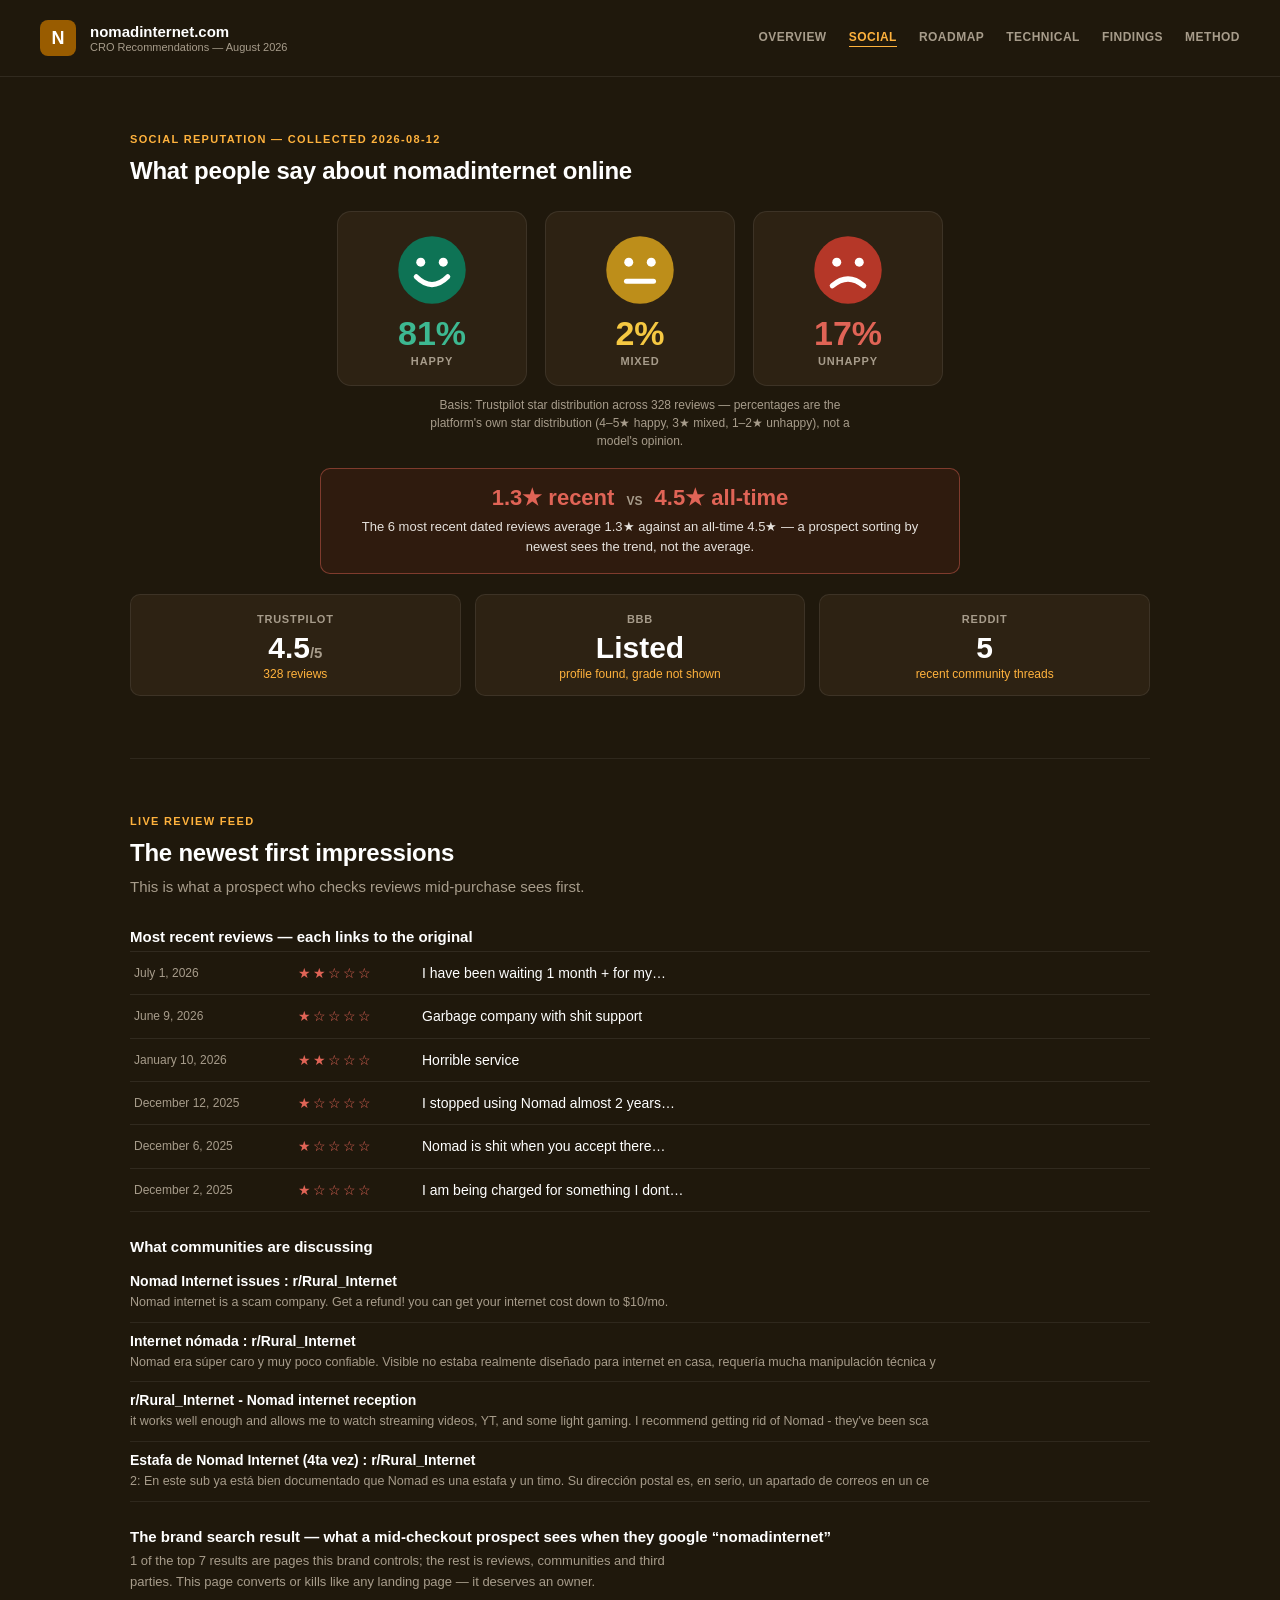
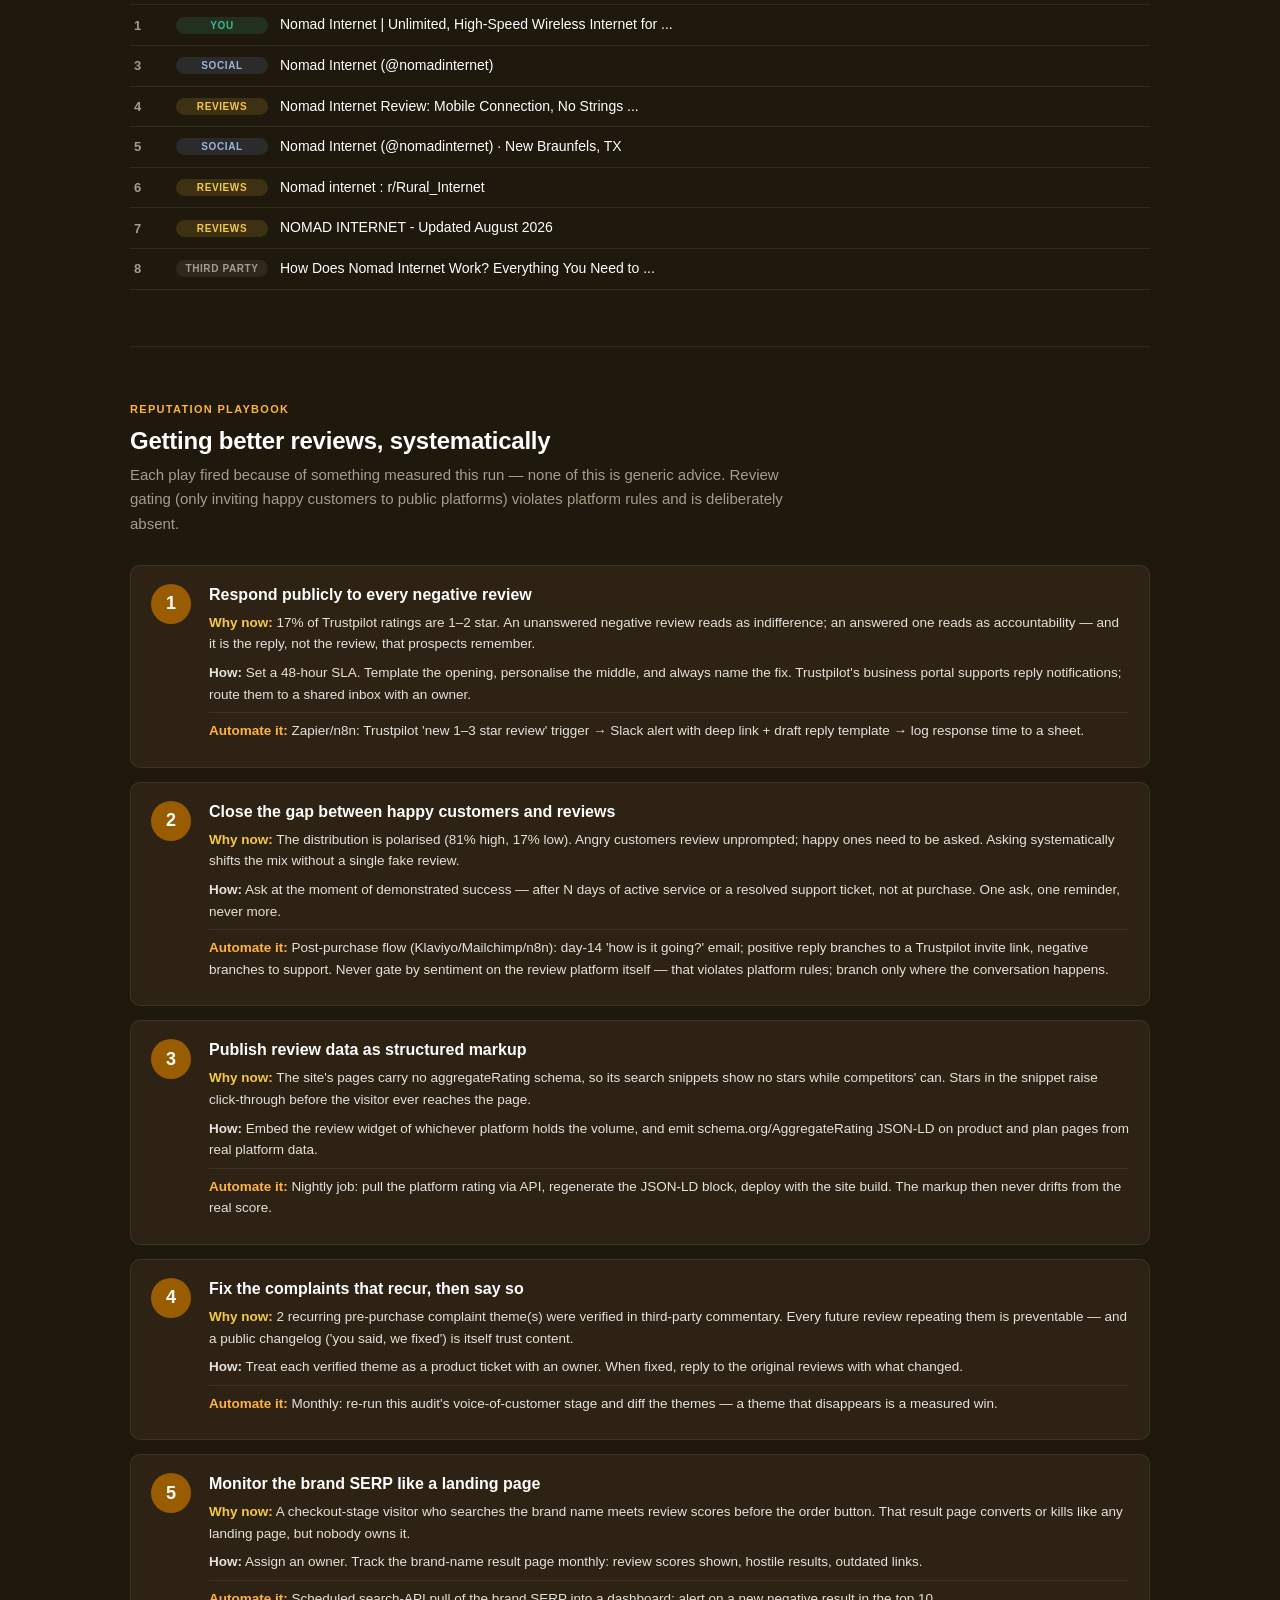
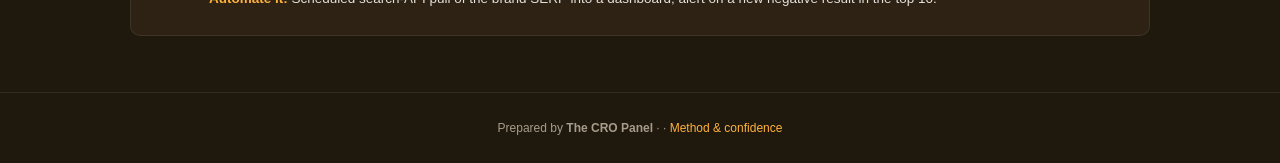
<file: social.html>
<!doctype html>
<html lang="en">
<head>
<meta charset="utf-8">
<meta name="viewport" content="width=device-width, initial-scale=1.0">
<title>nomadinternet.com — Social reputation</title>
<link rel="stylesheet" href="cro_system.css">
<style>:root{--green:#995c00;--teal:#ffb23d;--navy:#1f180c;--mid:#2d2213;--light:#3f311c;--muted:#a79c8b;--off:#e5e1dc;}</style></head>
<body>
<header>
  <a class="logo-area" href="index.html" style="text-decoration:none">
    <div class="logo-dot">N</div>
    <div>
      <div class="logo-text">nomadinternet.com</div>
      <div class="logo-sub">CRO Recommendations — August 2026</div>
    </div>
  </a>
  <nav class="nav"><a href="index.html">Overview</a><a href="social.html" class="active">Social</a><a href="roadmap.html">Roadmap</a><a href="technical.html">Technical</a><a href="appendix.html">Findings</a><a href="methodology.html">Method</a></nav>
</header>

<div class="wrap">
  <div class="section">
    <div class="eyebrow-label">Social reputation — collected
      2026-08-12</div>
    <h2 class="section-title">What people say about nomadinternet
      online</h2>
    
  <div class="face-row">
      <div class="face-cell face-happy">
        <svg viewBox="0 0 64 64" width="72" height="72" aria-label="happy">
      <circle cx="32" cy="32" r="30" fill="#0B7A5C" opacity="0.92"/>
      <circle cx="22" cy="25" r="4" fill="#fff"/><circle cx="42" cy="25" r="4" fill="#fff"/>
      <path d="M18 38 Q32 52 46 38" stroke="#fff" stroke-width="4.5" fill="none"
        stroke-linecap="round"/></svg>
        <div class="face-pct">81%</div>
        <div class="face-label">Happy</div>
      </div>
      <div class="face-cell face-neutral">
        <svg viewBox="0 0 64 64" width="72" height="72" aria-label="neutral">
      <circle cx="32" cy="32" r="30" fill="#C9971C" opacity="0.92"/>
      <circle cx="22" cy="25" r="4" fill="#fff"/><circle cx="42" cy="25" r="4" fill="#fff"/>
      <path d="M20 42 L44 42" stroke="#fff" stroke-width="4.5" stroke-linecap="round"/></svg>
        <div class="face-pct">2%</div>
        <div class="face-label">Mixed</div>
      </div>
      <div class="face-cell face-unhappy">
        <svg viewBox="0 0 64 64" width="72" height="72" aria-label="unhappy">
      <circle cx="32" cy="32" r="30" fill="#C0392B" opacity="0.92"/>
      <circle cx="22" cy="25" r="4" fill="#fff"/><circle cx="42" cy="25" r="4" fill="#fff"/>
      <path d="M18 46 Q32 34 46 46" stroke="#fff" stroke-width="4.5" fill="none"
        stroke-linecap="round"/></svg>
        <div class="face-pct">17%</div>
        <div class="face-label">Unhappy</div>
      </div></div>
  <div class="face-basis">Basis: Trustpilot star distribution across 328 reviews — percentages are
    the platform's own star distribution (4–5★ happy, 3★ mixed,
    1–2★ unhappy), not a model's opinion.</div>
    
  <div class="trend-callout">
    <div class="trend-nums">1.3★ recent
      <span class="trend-vs">vs</span> 4.5★ all-time</div>
    <p>The 6 most recent dated reviews average 1.3★ against an all-time 4.5★ — a prospect sorting by newest sees the trend, not the average.</p>
  </div>
    <div class="pf-grid">
      <a class="pf-card" href="https://www.trustpilot.com/review/nomadinternet.com" target="_blank" rel="noopener">
        <div class="pf-name">Trustpilot</div>
        <div class="pf-val">4.5<span class="pf-max">/5</span></div>
        <div class="pf-sub">328 reviews</div>
      </a>
      <a class="pf-card" href="https://www.bbb.org/search?find_text=nomadinternet" target="_blank" rel="noopener">
        <div class="pf-name">BBB</div>
        <div class="pf-val">Listed</div>
        <div class="pf-sub">profile found, grade not shown</div>
      </a>
      <a class="pf-card" href="https://www.reddit.com/search/?q=nomadinternet" target="_blank" rel="noopener">
        <div class="pf-name">Reddit</div>
        <div class="pf-val">5</div>
        <div class="pf-sub">recent community threads</div>
      </a></div>
    
  </div>
  <div class="section">
    <div class="eyebrow-label">Live review feed</div>
    <h2 class="section-title">The newest first impressions</h2>
    <p class="section-intro">This is what a prospect who checks reviews
      mid-purchase sees first.</p>
    
  <h3 class="sub-title">Most recent reviews — each links to the original</h3>
  <div class="review-list">
      <div class="review-row">
        <div class="review-date">July 1, 2026</div>
        <span class="stars stars-low">★★☆☆☆</span>
        <a class="review-title" href="https://www.trustpilot.com/reviews/6a67ac06bf4ec897bd170a5a" target="_blank"
           rel="noopener">I have been waiting 1 month + for my…</a>
      </div>
      <div class="review-row">
        <div class="review-date">June 9, 2026</div>
        <span class="stars stars-low">★☆☆☆☆</span>
        <a class="review-title" href="https://www.trustpilot.com/reviews/6a2808b19983b8079cf8347d" target="_blank"
           rel="noopener">Garbage company with shit support</a>
      </div>
      <div class="review-row">
        <div class="review-date">January 10, 2026</div>
        <span class="stars stars-low">★★☆☆☆</span>
        <a class="review-title" href="https://www.trustpilot.com/reviews/6961d0487ca8fc5b56fc0b32" target="_blank"
           rel="noopener">Horrible service</a>
      </div>
      <div class="review-row">
        <div class="review-date">December 12, 2025</div>
        <span class="stars stars-low">★☆☆☆☆</span>
        <a class="review-title" href="https://www.trustpilot.com/reviews/693fe72f4bfa533b9549d32e" target="_blank"
           rel="noopener">I stopped using Nomad almost 2 years…</a>
      </div>
      <div class="review-row">
        <div class="review-date">December 6, 2025</div>
        <span class="stars stars-low">★☆☆☆☆</span>
        <a class="review-title" href="https://www.trustpilot.com/reviews/69342bf9df0896e80b9a724a" target="_blank"
           rel="noopener">Nomad is shit when you accept there…</a>
      </div>
      <div class="review-row">
        <div class="review-date">December 2, 2025</div>
        <span class="stars stars-low">★☆☆☆☆</span>
        <a class="review-title" href="https://www.trustpilot.com/reviews/6938c8089c3f1f25215181ef" target="_blank"
           rel="noopener">I am being charged for something I dont…</a>
      </div></div>
    
  <h3 class="sub-title">What communities are discussing</h3>
  <ul class="mention-list"><li><a href="https://www.reddit.com/r/Rural_Internet/comments/1iluok4/nomad_internet_issues" target="_blank" rel="noopener">Nomad Internet issues : r/Rural_Internet</a><span>Nomad internet is a scam company. Get a refund! you can get your internet cost down to $10/mo.</span></li><li><a href="https://www.reddit.com/r/Rural_Internet/comments/1hby73n/nomad_internet?tl=es-419" target="_blank" rel="noopener">Internet nómada : r/Rural_Internet</a><span>Nomad era súper caro y muy poco confiable. Visible no estaba realmente diseñado para internet en casa, requería mucha manipulación técnica y</span></li><li><a href="https://www.reddit.com/r/Rural_Internet/comments/1de37bd/nomad_internet_reception" target="_blank" rel="noopener">r/Rural_Internet - Nomad internet reception</a><span>it works well enough and allows me to watch streaming videos, YT, and some light gaming. I recommend getting rid of Nomad - they&#x27;ve been sca</span></li><li><a href="https://www.reddit.com/r/Rural_Internet/comments/1k8sl71/nomad_internet_scam_4th_time?tl=es-419" target="_blank" rel="noopener">Estafa de Nomad Internet (4ta vez) : r/Rural_Internet</a><span>2: En este sub ya está bien documentado que Nomad es una estafa y un timo. Su dirección postal es, en serio, un apartado de correos en un ce</span></li></ul>
    
  <h3 class="sub-title">The brand search result — what a mid-checkout
    prospect sees when they google “nomadinternet”</h3>
  <p class="sub-note">1 of the top 7 results are pages this
    brand controls; the rest is reviews, communities and third parties. This
    page converts or kills like any landing page — it deserves an owner.</p>
  <div class="serp-list">
      <div class="serp-row serp-owned">
        <div class="serp-rank">1</div>
        <span class="serp-kind">You</span>
        <a href="https://nomadinternet.com/?srsltid=AfmBOorQCclt11FEVPDi4B9d67pKK3ZwZyOdbALchOXnAztsYr4YFRQs" target="_blank" rel="noopener"
           class="serp-title">Nomad Internet | Unlimited, High-Speed Wireless Internet for ...</a>
        
      </div>
      <div class="serp-row serp-social">
        <div class="serp-rank">3</div>
        <span class="serp-kind">Social</span>
        <a href="https://www.facebook.com/nomadinternet/" target="_blank" rel="noopener"
           class="serp-title">Nomad Internet (@nomadinternet)</a>
        
      </div>
      <div class="serp-row serp-reviews">
        <div class="serp-rank">4</div>
        <span class="serp-kind">Reviews</span>
        <a href="https://www.cnet.com/home/internet/nomad-internet-review/" target="_blank" rel="noopener"
           class="serp-title">Nomad Internet Review: Mobile Connection, No Strings ...</a>
        
      </div>
      <div class="serp-row serp-social">
        <div class="serp-rank">5</div>
        <span class="serp-kind">Social</span>
        <a href="https://www.instagram.com/nomadinternet/?hl=en" target="_blank" rel="noopener"
           class="serp-title">Nomad Internet (@nomadinternet) · New Braunfels, TX</a>
        
      </div>
      <div class="serp-row serp-reviews">
        <div class="serp-rank">6</div>
        <span class="serp-kind">Reviews</span>
        <a href="https://www.reddit.com/r/Rural_Internet/comments/1hby73n/nomad_internet/" target="_blank" rel="noopener"
           class="serp-title">Nomad internet : r/Rural_Internet</a>
        
      </div>
      <div class="serp-row serp-reviews">
        <div class="serp-rank">7</div>
        <span class="serp-kind">Reviews</span>
        <a href="https://www.yelp.com/biz/nomad-internet-bulverde" target="_blank" rel="noopener"
           class="serp-title">NOMAD INTERNET - Updated August 2026</a>
        
      </div>
      <div class="serp-row serp-third_party">
        <div class="serp-rank">8</div>
        <span class="serp-kind">Third party</span>
        <a href="https://ubifi.net/blog/how-does-nomad-internet-work/" target="_blank" rel="noopener"
           class="serp-title">How Does Nomad Internet Work? Everything You Need to ...</a>
        
      </div></div>
  </div>
  
<div class="section">
  <div class="eyebrow-label">Reputation playbook</div>
  <h2 class="section-title">Getting better reviews, systematically</h2>
  <p class="section-intro">Each play fired because of something measured this
    run — none of this is generic advice. Review gating (only inviting happy
    customers to public platforms) violates platform rules and is deliberately
    absent.</p>
  <div class="plays">
      <div class="play-card">
        <div class="play-num">1</div>
        <div class="play-body">
          <h3>Respond publicly to every negative review</h3>
          <p class="play-why"><strong>Why now:</strong> 17% of Trustpilot ratings are 1–2 star. An unanswered negative review reads as indifference; an answered one reads as accountability — and it is the reply, not the review, that prospects remember.</p>
          <p><strong>How:</strong> Set a 48-hour SLA. Template the opening, personalise the middle, and always name the fix. Trustpilot&#x27;s business portal supports reply notifications; route them to a shared inbox with an owner.</p>
          <p class="play-auto"><strong>Automate it:</strong>
            Zapier/n8n: Trustpilot &#x27;new 1–3 star review&#x27; trigger → Slack alert with deep link + draft reply template → log response time to a sheet.</p>
        </div>
      </div>
      <div class="play-card">
        <div class="play-num">2</div>
        <div class="play-body">
          <h3>Close the gap between happy customers and reviews</h3>
          <p class="play-why"><strong>Why now:</strong> The distribution is polarised (81% high, 17% low). Angry customers review unprompted; happy ones need to be asked. Asking systematically shifts the mix without a single fake review.</p>
          <p><strong>How:</strong> Ask at the moment of demonstrated success — after N days of active service or a resolved support ticket, not at purchase. One ask, one reminder, never more.</p>
          <p class="play-auto"><strong>Automate it:</strong>
            Post-purchase flow (Klaviyo/Mailchimp/n8n): day-14 &#x27;how is it going?&#x27; email; positive reply branches to a Trustpilot invite link, negative branches to support. Never gate by sentiment on the review platform itself — that violates platform rules; branch only where the conversation happens.</p>
        </div>
      </div>
      <div class="play-card">
        <div class="play-num">3</div>
        <div class="play-body">
          <h3>Publish review data as structured markup</h3>
          <p class="play-why"><strong>Why now:</strong> The site&#x27;s pages carry no aggregateRating schema, so its search snippets show no stars while competitors&#x27; can. Stars in the snippet raise click-through before the visitor ever reaches the page.</p>
          <p><strong>How:</strong> Embed the review widget of whichever platform holds the volume, and emit schema.org/AggregateRating JSON-LD on product and plan pages from real platform data.</p>
          <p class="play-auto"><strong>Automate it:</strong>
            Nightly job: pull the platform rating via API, regenerate the JSON-LD block, deploy with the site build. The markup then never drifts from the real score.</p>
        </div>
      </div>
      <div class="play-card">
        <div class="play-num">4</div>
        <div class="play-body">
          <h3>Fix the complaints that recur, then say so</h3>
          <p class="play-why"><strong>Why now:</strong> 2 recurring pre-purchase complaint theme(s) were verified in third-party commentary. Every future review repeating them is preventable — and a public changelog (&#x27;you said, we fixed&#x27;) is itself trust content.</p>
          <p><strong>How:</strong> Treat each verified theme as a product ticket with an owner. When fixed, reply to the original reviews with what changed.</p>
          <p class="play-auto"><strong>Automate it:</strong>
            Monthly: re-run this audit&#x27;s voice-of-customer stage and diff the themes — a theme that disappears is a measured win.</p>
        </div>
      </div>
      <div class="play-card">
        <div class="play-num">5</div>
        <div class="play-body">
          <h3>Monitor the brand SERP like a landing page</h3>
          <p class="play-why"><strong>Why now:</strong> A checkout-stage visitor who searches the brand name meets review scores before the order button. That result page converts or kills like any landing page, but nobody owns it.</p>
          <p><strong>How:</strong> Assign an owner. Track the brand-name result page monthly: review scores shown, hostile results, outdated links.</p>
          <p class="play-auto"><strong>Automate it:</strong>
            Scheduled search-API pull of the brand SERP into a dashboard; alert on a new negative result in the top 10.</p>
        </div>
      </div></div>
</div>
</div>
<div class="footer">
  Prepared by <strong>The CRO Panel</strong> · <a href="mailto:"></a> · <a href="methodology.html">Method &amp; confidence</a>
</div>
<div class="modal-overlay" id="modal-root"><div class="modal-box"></div></div>
<script>
(function(){
  var root=document.getElementById('modal-root');
  function close(){root.classList.remove('open');}
  document.addEventListener('click',function(e){
    var b=e.target.closest('[data-m]');
    if(b){var t=document.getElementById('m-'+b.getAttribute('data-m'));
      if(t){root.querySelector('.modal-box').innerHTML=
        '<button class="modal-close" aria-label="Close">\u00d7</button>'+t.innerHTML;
        root.classList.add('open');}return;}
    if(e.target.closest('.modal-close')||e.target===root)close();
  });
  document.addEventListener('keydown',function(e){if(e.key==='Escape')close();});
  /* The miniature is markup authored at 1280px, scaled to the card width.
     Real screenshots on a narrow viewport are stacked at full width instead,
     so scaling them would shrink them to about a third of the card. The inline
     transform has to be cleared as well as skipped, because a resize past the
     breakpoint leaves the previous value behind. */
  function scale(){
    var stack=window.matchMedia('(max-width: 700px)').matches;
    document.querySelectorAll('.card-preview .preview-inner').forEach(function(el){
      var host=el.parentElement;if(!host)return;
      if(stack&&el.classList.contains('photo')){
        el.style.transform='';host.style.height='';return;}
      var w=host.clientWidth;if(!w)return;
      var s=w/1280;el.style.transform='scale('+s+')';
      host.style.height=Math.round(514*s)+'px';});
  }
  scale();window.addEventListener('resize',scale);
  function pos(){
    document.querySelectorAll('.shot-scroll[data-frac]').forEach(function(el){
      var img=el.querySelector('img');
      var go=function(){var f=parseFloat(el.getAttribute('data-frac'))||0;
        el.scrollTop=f*(el.scrollHeight-el.clientHeight);};
      if(img&&!img.complete){img.addEventListener('load',go);}else{go();}
    });
  }
  pos();
})();
</script>
</body>
</html>
</file>
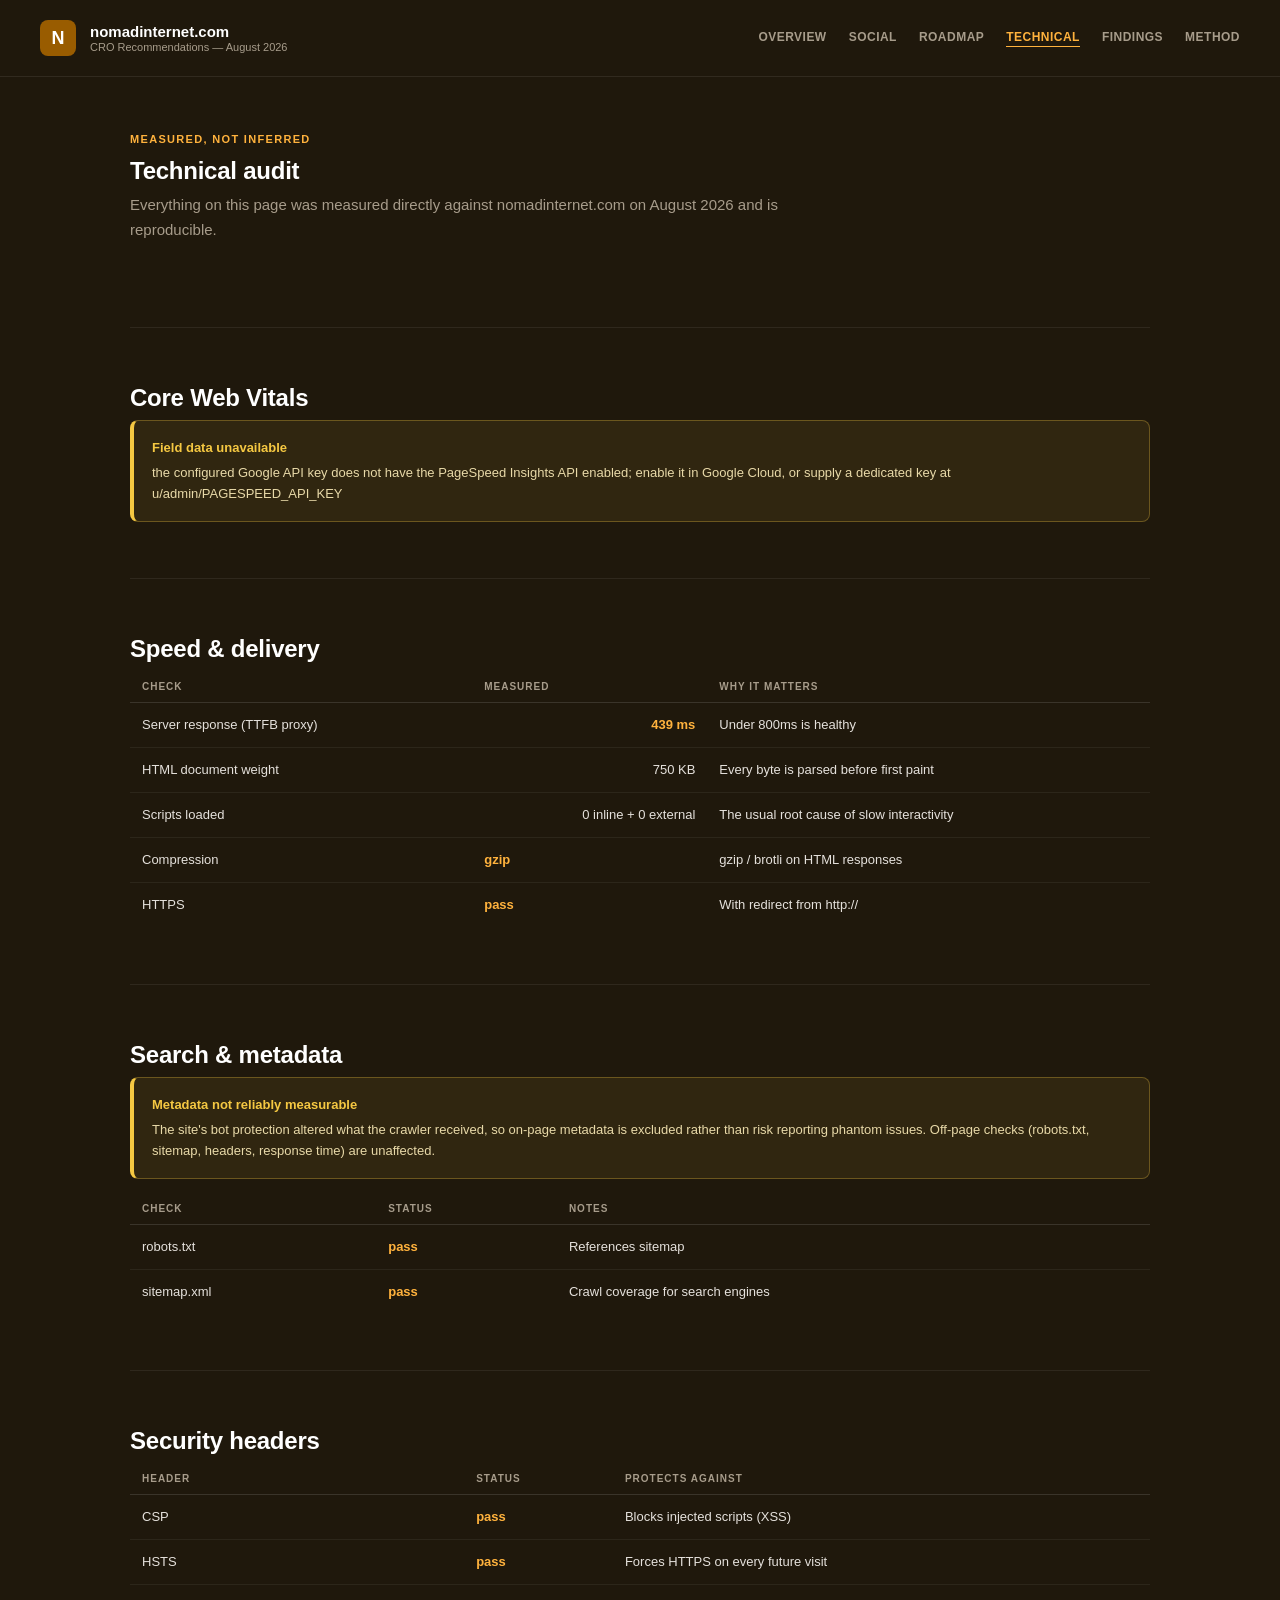
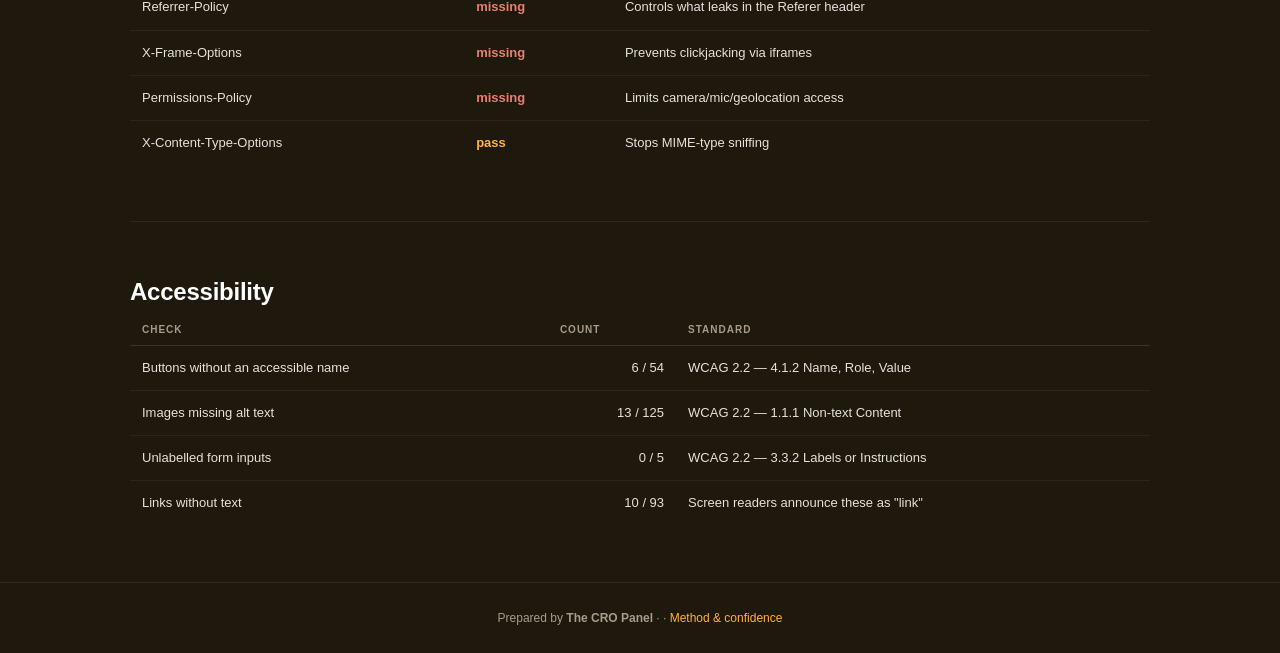
<file: technical.html>
<!doctype html>
<html lang="en">
<head>
<meta charset="utf-8">
<meta name="viewport" content="width=device-width, initial-scale=1.0">
<title>Technical — nomadinternet.com</title>
<link rel="stylesheet" href="cro_system.css">
<style>:root{--green:#995c00;--teal:#ffb23d;--navy:#1f180c;--mid:#2d2213;--light:#3f311c;--muted:#a79c8b;--off:#e5e1dc;}</style></head>
<body>
<header>
  <a class="logo-area" href="index.html" style="text-decoration:none">
    <div class="logo-dot">N</div>
    <div>
      <div class="logo-text">nomadinternet.com</div>
      <div class="logo-sub">CRO Recommendations — August 2026</div>
    </div>
  </a>
  <nav class="nav"><a href="index.html">Overview</a><a href="social.html">Social</a><a href="roadmap.html">Roadmap</a><a href="technical.html" class="active">Technical</a><a href="appendix.html">Findings</a><a href="methodology.html">Method</a></nav>
</header>

<div class="wrap">
  <div class="section">
    <div class="eyebrow-label">Measured, not inferred</div>
    <h2 class="section-title">Technical audit</h2>
    <p class="section-intro">Everything on this page was measured directly against
      nomadinternet.com on August 2026 and is reproducible.</p>
  </div>

  <div class="section">
    <h2 class="section-title">Core Web Vitals</h2>
    <div class="caveat"><strong>Field data unavailable</strong>the configured Google API key does not have the PageSpeed Insights API enabled; enable it in Google Cloud, or supply a dedicated key at u/admin/PAGESPEED_API_KEY</div>
  </div>

  <div class="section">
    <h2 class="section-title">Speed &amp; delivery</h2>
    <div class="tscroll"><table class="dtable">
      <thead><tr><th>Check</th><th class="num">Measured</th><th>Why it matters</th></tr></thead>
      <tbody>
    <tr><td>Server response (TTFB proxy)</td>
      <td class="num"><span class="check-pass">439 ms</span></td>
      <td>Under 800ms is healthy</td></tr>
    <tr><td>HTML document weight</td><td class="num">750 KB</td>
      <td>Every byte is parsed before first paint</td></tr>
    <tr><td>Scripts loaded</td>
      <td class="num">0 inline + 0 external</td>
      <td>The usual root cause of slow interactivity</td></tr>
    <tr><td>Compression</td><td><span class="check-pass">gzip</span></td>
      <td>gzip / brotli on HTML responses</td></tr>
    <tr><td>HTTPS</td><td><span class="check-pass">pass</span></td><td>With redirect from http://</td></tr></tbody></table></div>
  </div>

  <div class="section">
    <h2 class="section-title">Search &amp; metadata</h2>
    <div class="caveat" style="margin-bottom:14px"><strong>Metadata not reliably measurable</strong>The site's bot protection altered what the crawler received, so on-page metadata is excluded rather than risk reporting phantom issues. Off-page checks (robots.txt, sitemap, headers, response time) are unaffected.</div>
    <div class="tscroll"><table class="dtable">
      <thead><tr><th>Check</th><th>Status</th><th>Notes</th></tr></thead>
      <tbody>
    <tr><td>robots.txt</td><td><span class="check-pass">pass</span></td>
      <td>References sitemap</td></tr>
    <tr><td>sitemap.xml</td><td><span class="check-pass">pass</span></td>
      <td>Crawl coverage for search engines</td></tr></tbody></table></div>
  </div>

  <div class="section">
    <h2 class="section-title">Security headers</h2>
    <div class="tscroll"><table class="dtable">
      <thead><tr><th>Header</th><th>Status</th><th>Protects against</th></tr></thead>
      <tbody><tr><td>CSP</td><td><span class="check-pass">pass</span></td><td>Blocks injected scripts (XSS)</td></tr><tr><td>HSTS</td><td><span class="check-pass">pass</span></td><td>Forces HTTPS on every future visit</td></tr><tr><td>Referrer-Policy</td><td><span class="check-fail">missing</span></td><td>Controls what leaks in the Referer header</td></tr><tr><td>X-Frame-Options</td><td><span class="check-fail">missing</span></td><td>Prevents clickjacking via iframes</td></tr><tr><td>Permissions-Policy</td><td><span class="check-fail">missing</span></td><td>Limits camera/mic/geolocation access</td></tr><tr><td>X-Content-Type-Options</td><td><span class="check-pass">pass</span></td><td>Stops MIME-type sniffing</td></tr></tbody></table></div>
  </div>

  <div class="section">
    <h2 class="section-title">Accessibility</h2>
    <div class="tscroll"><table class="dtable">
      <thead><tr><th>Check</th><th class="num">Count</th><th>Standard</th></tr></thead>
      <tbody>
    <tr><td>Buttons without an accessible name</td>
      <td class="num">6 / 54</td>
      <td>WCAG 2.2 — 4.1.2 Name, Role, Value</td></tr>
    <tr><td>Images missing alt text</td>
      <td class="num">13 / 125</td>
      <td>WCAG 2.2 — 1.1.1 Non-text Content</td></tr>
    <tr><td>Unlabelled form inputs</td>
      <td class="num">0 / 5</td>
      <td>WCAG 2.2 — 3.3.2 Labels or Instructions</td></tr>
    <tr><td>Links without text</td>
      <td class="num">10 / 93</td>
      <td>Screen readers announce these as "link"</td></tr></tbody></table></div>
  </div>
</div>
<div class="footer">
  Prepared by <strong>The CRO Panel</strong> · <a href="mailto:"></a> · <a href="methodology.html">Method &amp; confidence</a>
</div>
<div class="modal-overlay" id="modal-root"><div class="modal-box"></div></div>
<script>
(function(){
  var root=document.getElementById('modal-root');
  function close(){root.classList.remove('open');}
  document.addEventListener('click',function(e){
    var b=e.target.closest('[data-m]');
    if(b){var t=document.getElementById('m-'+b.getAttribute('data-m'));
      if(t){root.querySelector('.modal-box').innerHTML=
        '<button class="modal-close" aria-label="Close">\u00d7</button>'+t.innerHTML;
        root.classList.add('open');}return;}
    if(e.target.closest('.modal-close')||e.target===root)close();
  });
  document.addEventListener('keydown',function(e){if(e.key==='Escape')close();});
  /* The miniature is markup authored at 1280px, scaled to the card width.
     Real screenshots on a narrow viewport are stacked at full width instead,
     so scaling them would shrink them to about a third of the card. The inline
     transform has to be cleared as well as skipped, because a resize past the
     breakpoint leaves the previous value behind. */
  function scale(){
    var stack=window.matchMedia('(max-width: 700px)').matches;
    document.querySelectorAll('.card-preview .preview-inner').forEach(function(el){
      var host=el.parentElement;if(!host)return;
      if(stack&&el.classList.contains('photo')){
        el.style.transform='';host.style.height='';return;}
      var w=host.clientWidth;if(!w)return;
      var s=w/1280;el.style.transform='scale('+s+')';
      host.style.height=Math.round(514*s)+'px';});
  }
  scale();window.addEventListener('resize',scale);
  function pos(){
    document.querySelectorAll('.shot-scroll[data-frac]').forEach(function(el){
      var img=el.querySelector('img');
      var go=function(){var f=parseFloat(el.getAttribute('data-frac'))||0;
        el.scrollTop=f*(el.scrollHeight-el.clientHeight);};
      if(img&&!img.complete){img.addEventListener('load',go);}else{go();}
    });
  }
  pos();
})();
</script>
</body>
</html>
</file>
<file: cro_system.css>
/* ============================================================
   CRO PANEL DESIGN SYSTEM
   Tokens and rules extracted verbatim from the reference
   deliverable (nomad-cro-mockups). Shared by the index page
   and every before/after mockup page.
   ============================================================ */

*, *::before, *::after { box-sizing: border-box; margin: 0; padding: 0; }

:root {
  --green:   #008061;
  --teal:    #3DB891;
  --navy:    #0A1628;
  --mid:     #112240;
  --light:   #1A3357;
  --muted:   #7A9E8E;
  --off:     #D8E8E0;
  --white:   #ffffff;
  --red:     #C0392B;
  --gold:    #F5C842;
}

body {
  font-family: -apple-system, BlinkMacSystemFont, 'Segoe UI', sans-serif;
  background: var(--navy);
  color: var(--white);
  min-height: 100vh;
}

/* ── Header ───────────────────────────────────────────────── */
header {
  border-bottom: 1px solid rgba(255,255,255,0.08);
  padding: 20px 40px;
  display: flex;
  align-items: center;
  justify-content: space-between;
}
.logo-area { display: flex; align-items: center; gap: 14px; }
.logo-dot {
  width: 36px; height: 36px;
  background: var(--green);
  border-radius: 8px;
  display: flex; align-items: center; justify-content: center;
  font-size: 18px; font-weight: 900; color: #fff;
}
.logo-text { font-size: 15px; font-weight: 700; color: var(--white); }
.logo-sub  { font-size: 11px; color: var(--muted); margin-top: 1px; }
.header-tag {
  background: rgba(0,128,97,0.15);
  border: 1px solid rgba(0,128,97,0.4);
  border-radius: 20px;
  padding: 5px 14px;
  font-size: 11px;
  font-weight: 700;
  color: var(--teal);
  letter-spacing: 0.06em;
  text-transform: uppercase;
}

/* ── Hero ─────────────────────────────────────────────────── */
.hero {
  text-align: center;
  padding: 72px 40px 56px;
  max-width: 780px;
  margin: 0 auto;
}
.hero-eyebrow {
  color: var(--teal);
  font-size: 11px;
  font-weight: 700;
  letter-spacing: 0.14em;
  text-transform: uppercase;
  margin-bottom: 16px;
}
.hero h1 {
  font-size: 42px;
  font-weight: 900;
  line-height: 1.1;
  margin-bottom: 16px;
  background: linear-gradient(135deg, #fff 60%, var(--teal));
  -webkit-background-clip: text;
  -webkit-text-fill-color: transparent;
  background-clip: text;
}
.hero p {
  color: var(--off);
  font-size: 17px;
  line-height: 1.6;
  max-width: 62ch;          /* a readable measure, not the container width */
  margin: 0 auto 32px;
  text-align: left;         /* centred paragraphs lose the left margin */
}
.hero-meta {
  display: flex;
  align-items: center;
  justify-content: center;
  gap: 24px;
  font-size: 12px;
  color: rgba(255,255,255,0.35);
}
.hero-meta span { display: flex; align-items: center; gap: 6px; }
.hero-meta .dot { width: 4px; height: 4px; background: rgba(255,255,255,0.2); border-radius: 50%; }

/* ── Priority strip ───────────────────────────────────────── */
.priority-strip {
  display: flex;
  gap: 0;
  max-width: 900px;
  margin: 0 auto 64px;
  border-radius: 12px;
  overflow: hidden;
  border: 1px solid rgba(255,255,255,0.08);
}
.pitem {
  flex: 1;
  padding: 16px 14px;
  text-align: center;
  background: var(--mid);
  border-right: 1px solid rgba(255,255,255,0.06);
  transition: background 0.15s;
}
.pitem:last-child { border-right: none; }
.pitem:hover { background: var(--light); }
.pitem .pnum {
  font-size: 10px;
  font-weight: 700;
  letter-spacing: 0.1em;
  text-transform: uppercase;
  color: var(--muted);
  margin-bottom: 4px;
}
.pitem .ptitle {
  font-size: 12px;
  font-weight: 700;
  color: var(--white);
  line-height: 1.3;
}
.pitem .pbadge {
  display: inline-block;
  margin-top: 6px;
  font-size: 9px;
  font-weight: 700;
  letter-spacing: 0.06em;
  text-transform: uppercase;
  padding: 2px 8px;
  border-radius: 20px;
}
.badge-urgent { background: rgba(192,57,43,0.25); color: #e88070; }
.badge-high   { background: rgba(0,128,97,0.25);  color: var(--teal); }

/* ── Cards grid ───────────────────────────────────────────── */
.cards-section {
  max-width: 1100px;
  margin: 0 auto;
  padding: 0 40px 80px;
}
.section-label {
  font-size: 11px;
  font-weight: 700;
  letter-spacing: 0.12em;
  text-transform: uppercase;
  color: var(--muted);
  margin-bottom: 24px;
  padding-bottom: 10px;
  border-bottom: 1px solid rgba(255,255,255,0.08);
}
.cards { display: grid; grid-template-columns: repeat(2, 1fr); gap: 20px; }

.cards > .card {
  background: var(--mid);
  border: 1px solid rgba(255,255,255,0.07);
  border-radius: 16px;
  overflow: hidden;
  text-decoration: none;
  display: block;
  transition: transform 0.18s, border-color 0.18s, box-shadow 0.18s;
}
.cards > .card:hover {
  transform: translateY(-3px);
  border-color: rgba(0,128,97,0.5);
  box-shadow: 0 12px 40px rgba(0,0,0,0.35);
}

/* The preview is the real mockup markup, rendered at true page width
   (1280px, same as a mockup page) and scaled to fit the 500px card.
   Scale factor = 498 / 1280 = 0.389, so the card shows a faithful
   miniature of the page rather than a re-styled approximation. */
.card-preview {
  position: relative;
  height: 200px;
  overflow: hidden;
  background: var(--navy);
}
.card-preview .preview-inner {
  display: flex;
  width: 1280px;
  height: 514px;
  transform: scale(0.389);
  transform-origin: top left;
  pointer-events: none;
}
.preview-half {
  flex: 0 0 639px;
  width: 639px;
  display: flex;
  flex-direction: column;
  min-width: 0;
  overflow: hidden;
}
.preview-bar {
  padding: 8px 0;
  text-align: center;
  font-size: 9px;
  font-weight: 800;
  letter-spacing: 0.1em;
  text-transform: uppercase;
  flex-shrink: 0;
}
.bar-red   { background: #C0392B; color: #fff; }
.bar-green { background: #008061; color: #fff; }
.preview-body {
  flex: 1;
  display: flex;
  align-items: stretch;
  justify-content: stretch;
  background: var(--navy);
  overflow: hidden;
}
.preview-body > * { width: 100%; }
.preview-divider { width: 2px; background: rgba(255,255,255,0.1); flex-shrink: 0; }

/* The surface fills the preview viewport instead of its 520px page height. */
.preview-body .surface {
  min-height: 0;
  height: 100%;
  padding: 28px 32px;
  justify-content: flex-start;
}

/* ── Card body ────────────────────────────────────────────── */
.card-body { padding: 22px 24px 24px; }
.card-priority {
  display: flex;
  align-items: center;
  gap: 8px;
  margin-bottom: 10px;
}
.priority-num {
  width: 22px; height: 22px;
  border-radius: 6px;
  display: flex; align-items: center; justify-content: center;
  font-size: 11px; font-weight: 800; color: #fff;
  flex-shrink: 0;
}
.num-urgent { background: var(--red); }
.num-high   { background: var(--green); }
.priority-label {
  font-size: 10px;
  font-weight: 700;
  letter-spacing: 0.08em;
  text-transform: uppercase;
}
.label-urgent { color: #e88070; }
.label-high   { color: var(--teal); }
.card-body h2 {
  font-size: 17px;
  font-weight: 800;
  color: var(--white);
  line-height: 1.3;
  margin-bottom: 8px;
}
.card-body p {
  font-size: 13px;
  line-height: 1.6;
  color: var(--muted);
  margin-bottom: 14px;
}
.card-link {
  font-size: 12px;
  font-weight: 700;
  color: var(--teal);
  display: inline-flex;
  align-items: center;
  gap: 6px;
}
.card-link .arrow { transition: transform 0.15s; }
.cards > .card:hover .card-link .arrow { transform: translateX(3px); }

/* ── Footer ───────────────────────────────────────────────── */
.footer {
  border-top: 1px solid rgba(255,255,255,0.08);
  padding: 28px 40px;
  text-align: center;
  font-size: 12px;
  color: var(--muted);
}
.footer a { color: var(--teal); text-decoration: none; }

/* ============================================================
   MOCKUP PAGES — split-screen before / after
   ============================================================ */
body.mockup { background: #f0f0f0; }

.page { display: flex; gap: 0; width: 1280px; margin: 0 auto; }
.col  { flex: 1; display: flex; flex-direction: column; min-width: 0; }
.divider { width: 2px; background: rgba(0,0,0,0.12); flex-shrink: 0; }

.label-bar {
  text-align: center;
  padding: 14px 16px;
  white-space: nowrap;
  overflow: hidden;
  text-overflow: ellipsis;
  font-size: 13px;
  font-weight: 700;
  letter-spacing: 0.08em;
  text-transform: uppercase;
}
.label-current     { background: #c0392b; color: #fff; }
.label-recommended { background: #008061; color: #fff; }

/* The dark UI surface that holds the reproduced interface. */
.surface {
  background: var(--navy);
  min-height: 520px;
  display: flex;
  flex-direction: column;
  align-items: center;
  justify-content: center;
  padding: 60px 48px;
  text-align: center;
  position: relative;
  overflow: hidden;
  flex: 1;
}
.surface .eyebrow {
  color: var(--teal);
  font-size: 11px;
  font-weight: 700;
  letter-spacing: 0.12em;
  text-transform: uppercase;
  margin-bottom: 16px;
}
.surface h1 {
  color: var(--white);
  font-size: 38px;
  font-weight: 800;
  line-height: 1.15;
  margin-bottom: 14px;
  max-width: 560px;
}
.surface h2 {
  color: var(--white);
  font-size: 26px;
  font-weight: 800;
  line-height: 1.2;
  margin-bottom: 12px;
}
.surface h3 {
  color: var(--white);
  font-size: 18px;
  font-weight: 700;
  margin-bottom: 10px;
}
.surface p {
  color: #9bb8a8;
  font-size: 16px;
  line-height: 1.6;
  margin-bottom: 24px;
  max-width: 460px;
}
.surface ul { list-style: none; margin-bottom: 20px; }
.surface li {
  color: #a8d4be;
  font-size: 14px;
  line-height: 1.9;
  text-align: left;
}

span.btn-primary, span.btn-secondary { text-decoration: none; }
.btn-primary {
  background: var(--green);
  color: #fff;
  border: none;
  padding: 16px 32px;
  font-size: 15px;
  font-weight: 700;
  border-radius: 6px;
  cursor: pointer;
  display: inline-block;
  margin: 0 6px 12px;
  letter-spacing: 0.04em;
  text-transform: uppercase;
}
.btn-secondary {
  background: transparent;
  color: #fff;
  border: 2px solid rgba(255,255,255,0.4);
  padding: 14px 28px;
  font-size: 14px;
  font-weight: 600;
  border-radius: 6px;
  cursor: pointer;
  display: inline-block;
  margin: 0 6px 12px;
}

/* Form primitives for lead-capture mockups */
.field, .surface input, .surface select, .surface textarea {
  display: block;
  background: rgba(255,255,255,0.07);
  border: 1px solid rgba(255,255,255,0.14);
  border-radius: 5px;
  padding: 12px 14px;
  color: #cfe3d8;
  font-size: 13px;
  text-align: left;
  margin-bottom: 8px;
  width: 100%;
}
.field-label, .surface label {
  display: block;
  color: var(--muted);
  font-size: 10px;
  font-weight: 700;
  letter-spacing: 0.08em;
  text-transform: uppercase;
  text-align: left;
  margin-bottom: 4px;
  width: 100%;
}
.field.removed, .removed { opacity: 0.32; text-decoration: line-through; }
.surface input::placeholder, .surface textarea::placeholder { color: #7d94a4; }
.surface input:focus, .surface select:focus, .surface textarea:focus { outline: 2px solid var(--green); }
/* keep a label and its control stacked, never overlapping */
.surface form, .surface .form { width: 100%; max-width: 420px; }
.price {
  color: var(--white);
  font-size: 34px;
  font-weight: 900;
  line-height: 1;
  margin-bottom: 6px;
}
.pill {
  display: inline-block;
  background: rgba(255,255,255,0.06);
  border: 1px solid rgba(255,255,255,0.14);
  border-radius: 20px;
  padding: 4px 12px;
  color: var(--muted);
  font-size: 11px;
  margin: 0 4px 6px;
}

/* Callouts */
.problem-callout {
  background: rgba(232,93,74,0.18);
  border: 1px solid #e85d4a;
  border-left: 4px solid #e85d4a;
  border-radius: 6px;
  padding: 14px 16px;
  margin-top: 26px;
  color: #ffb3a7;
  font-size: 13px;
  line-height: 1.6;
  text-align: left;
  max-width: 520px;
}
.problem-callout strong { color: #ff8f7a; display: block; margin-bottom: 4px; }

.win-callout, .good-callout {
  background: rgba(0,128,97,0.15);
  border: 1px solid var(--green);
  border-left: 4px solid var(--green);
  border-radius: 6px;
  padding: 14px 16px;
  margin-top: 26px;
  color: #a8e8d0;
  font-size: 13px;
  line-height: 1.6;
  text-align: left;
  max-width: 520px;
}
.win-callout strong, .good-callout strong { color: var(--teal); display: block; margin-bottom: 4px; }

/* PROBLEM / FIX annotation panels beneath each column */
.annotation {
  background: #fff;
  border-left: 4px solid var(--red);
  padding: 22px 26px;
  color: #24303a;
  font-size: 14px;
  line-height: 1.65;
}
.annotation.good { border-left-color: var(--green); }
.annotation strong {
  display: block;
  font-size: 11px;
  font-weight: 800;
  letter-spacing: 0.1em;
  text-transform: uppercase;
  color: #6b7a86;
  margin-bottom: 8px;
}

/* ============================================================
   REPORT PAGES — scorecard, roadmap, findings, methodology
   Same tokens as the mockups; these are the surrounding document.
   ============================================================ */

.wrap { max-width: 1100px; margin: 0 auto; padding: 0 40px; }
.wrap-narrow { max-width: 820px; margin: 0 auto; padding: 0 40px; }

/* Header navigation */
.nav { display: flex; align-items: center; gap: 22px; }
.nav a {
  color: var(--muted); text-decoration: none; font-size: 12px;
  font-weight: 600; letter-spacing: 0.04em; text-transform: uppercase;
  padding-bottom: 2px; border-bottom: 1px solid transparent;
}
.nav a:hover { color: var(--off); }
.nav a.active { color: var(--teal); border-bottom-color: var(--teal); }

/* Section furniture */
.section { padding: 56px 0; border-top: 1px solid rgba(255,255,255,0.07); }
.section:first-of-type { border-top: none; }
.section h2.section-title {
  font-size: 24px; font-weight: 800; color: var(--white);
  margin-bottom: 8px; letter-spacing: -0.01em;
}
.section .section-intro {
  color: var(--muted); font-size: 15px; line-height: 1.65;
  max-width: 680px; margin-bottom: 28px;
}
.eyebrow-label {
  font-size: 11px; font-weight: 700; letter-spacing: 0.12em;
  text-transform: uppercase; color: var(--teal); margin-bottom: 12px;
}

/* Scorecard */
.scorecard {
  display: grid; grid-template-columns: 220px 1fr; gap: 28px;
  background: var(--mid); border: 1px solid rgba(255,255,255,0.08);
  border-radius: 16px; padding: 28px; align-items: center;
}
.grade-dial { text-align: center; }
.grade-letter {
  font-size: 72px; font-weight: 900; line-height: 1;
  background: linear-gradient(135deg, #fff 40%, var(--teal));
  -webkit-background-clip: text; -webkit-text-fill-color: transparent; background-clip: text;
}
.grade-score { color: var(--muted); font-size: 13px; margin-top: 6px; }
.surface-rows { display: flex; flex-direction: column; gap: 10px; }
.surface-row { display: grid; grid-template-columns: 1fr 90px 46px; gap: 14px; align-items: center; }
.surface-row .sname { font-size: 13px; color: var(--off); font-weight: 600; }
.bar-track { height: 8px; background: rgba(255,255,255,0.08); border-radius: 20px; overflow: hidden; }
.bar-fill { height: 100%; border-radius: 20px; background: var(--green); }
.bar-fill.warn { background: var(--gold); }
.bar-fill.bad  { background: var(--red); }
.surface-row .sgrade { font-size: 13px; font-weight: 800; color: var(--white); text-align: right; }

/* Stat tiles */
.tiles { display: grid; grid-template-columns: repeat(4, 1fr); gap: 16px; }
.tile {
  background: var(--mid); border: 1px solid rgba(255,255,255,0.08);
  border-radius: 12px; padding: 20px;
}
.tile .tval { font-size: 26px; font-weight: 900; color: var(--white); line-height: 1.1; }
.tile .tlabel {
  font-size: 11px; color: var(--muted); margin-top: 6px;
  letter-spacing: 0.06em; text-transform: uppercase; font-weight: 700;
}
.tile .tnote { font-size: 12px; color: var(--muted); margin-top: 8px; line-height: 1.5; }

/* Data tables */
.dtable { width: 100%; border-collapse: collapse; font-size: 13px; }
.dtable th {
  text-align: left; color: var(--muted); font-size: 10px; font-weight: 700;
  letter-spacing: 0.1em; text-transform: uppercase;
  padding: 10px 12px; border-bottom: 1px solid rgba(255,255,255,0.12);
}
.dtable td {
  padding: 12px; color: var(--off); border-bottom: 1px solid rgba(255,255,255,0.06);
  vertical-align: top; line-height: 1.55;
}
.dtable tr:last-child td { border-bottom: none; }
.dtable td.num { text-align: right; font-variant-numeric: tabular-nums; white-space: nowrap; }
.dtable .yes { color: var(--teal); font-weight: 700; }
.dtable .no  { color: #6a7f8c; }

/* Badges */
.badge {
  display: inline-block; font-size: 10px; font-weight: 700;
  letter-spacing: 0.06em; text-transform: uppercase;
  padding: 3px 9px; border-radius: 20px; white-space: nowrap;
}
.badge-urgent   { background: rgba(192,57,43,0.25); color: #e88070; }
.badge-high     { background: rgba(0,128,97,0.25);  color: var(--teal); }
.badge-medium   { background: rgba(245,200,66,0.18); color: var(--gold); }
.badge-verified { background: rgba(61,184,145,0.18); color: var(--teal); }
.badge-effort   { background: rgba(255,255,255,0.08); color: var(--off); }
.badge-row { display: flex; flex-wrap: wrap; gap: 8px; align-items: center; }

/* Evidence */
.evidence-list { list-style: none; display: flex; flex-direction: column; gap: 12px; }
.evidence-list li {
  background: rgba(255,255,255,0.03); border-left: 3px solid var(--teal);
  border-radius: 0 8px 8px 0; padding: 14px 16px;
  color: var(--off); font-size: 14px; line-height: 1.6;
}
.agreement {
  display: inline-flex; align-items: center; gap: 8px;
  background: rgba(0,128,97,0.12); border: 1px solid rgba(0,128,97,0.35);
  border-radius: 20px; padding: 6px 14px; color: var(--teal);
  font-size: 12px; font-weight: 700; margin-bottom: 18px;
}

/* Caveat / assumption box */
.caveat {
  background: rgba(245,200,66,0.08); border: 1px solid rgba(245,200,66,0.3);
  border-left: 4px solid var(--gold); border-radius: 8px;
  padding: 16px 18px; color: #e8d9a8; font-size: 13px; line-height: 1.65;
}
.caveat strong { color: var(--gold); display: block; margin-bottom: 4px; }

/* Dev spec */
.spec { display: grid; grid-template-columns: 170px 1fr; gap: 0; }
.spec dt {
  font-size: 10px; font-weight: 700; letter-spacing: 0.1em; text-transform: uppercase;
  color: var(--muted); padding: 12px 0; border-top: 1px solid rgba(255,255,255,0.07);
}
.spec dd {
  font-size: 14px; color: var(--off); line-height: 1.6;
  padding: 12px 0; border-top: 1px solid rgba(255,255,255,0.07);
}
.spec dt:first-of-type, .spec dd:first-of-type { border-top: none; }
.mono { font-family: ui-monospace, SFMono-Regular, Menlo, Consolas, monospace; font-size: 13px; }

/* Roadmap */
.weeks { display: grid; grid-template-columns: repeat(4, 1fr); gap: 16px;
         align-items: stretch; }  /* ragged column bottoms read as unfinished */
.week { display: flex; flex-direction: column; }
.week-body { display: flex; flex-direction: column; flex: 1; }
/* the cumulative figure anchors to the bottom so the four columns line up */
.week-cum { margin-top: auto; border-top: 1px solid rgba(255,255,255,0.08);
            padding-top: 12px; }
.week-watch { margin: 12px 0 4px; font-size: 12px; line-height: 1.5;
              color: var(--muted); }
.week-watch span { display: block; font-size: 10px; font-weight: 700;
                   letter-spacing: 0.08em; text-transform: uppercase;
                   color: var(--teal); margin-bottom: 2px; }
.week {
  background: var(--mid); border: 1px solid rgba(255,255,255,0.08);
  border-radius: 14px; overflow: hidden;
}
.week-head { padding: 16px 18px; background: rgba(0,128,97,0.14); border-bottom: 1px solid rgba(255,255,255,0.08); }
.week-num { font-size: 11px; font-weight: 800; letter-spacing: 0.1em; text-transform: uppercase; color: var(--teal); }
.week-theme { font-size: 13px; color: var(--white); font-weight: 700; margin-top: 4px; line-height: 1.35; }
.week-body { padding: 14px 18px 18px; display: flex; flex-direction: column; gap: 12px; }
.week-item { border-left: 2px solid rgba(255,255,255,0.14); padding-left: 12px; }
.week-item a { color: var(--white); font-size: 13px; font-weight: 700; text-decoration: none; line-height: 1.35; display: block; }
.week-item a:hover { color: var(--teal); }
.week-item .wmeta { font-size: 11px; color: var(--muted); margin-top: 5px; }
.week-empty { color: var(--muted); font-size: 12px; font-style: italic; }

/* Finding detail header */
.finding-head { padding: 40px 0 28px; }
.finding-head h1 {
  font-size: 34px; font-weight: 900; color: var(--white);
  line-height: 1.15; margin: 12px 0; letter-spacing: -0.02em;
}
.finding-head .thesis { color: var(--off); font-size: 17px; line-height: 1.65; max-width: 720px; }
.rank-chip {
  display: inline-flex; align-items: center; justify-content: center;
  width: 26px; height: 26px; border-radius: 7px; font-size: 12px; font-weight: 800; color: #fff;
}
.rank-urgent { background: var(--red); }
.rank-high   { background: var(--green); }
.rank-medium { background: #8a7320; }

/* Split view inside a finding page */
.split { display: flex; width: 100%; border-radius: 12px; overflow: hidden; border: 1px solid rgba(255,255,255,0.1); }
.split .col { flex: 1; min-width: 0; display: flex; flex-direction: column; }
.split .divider { width: 2px; background: rgba(255,255,255,0.12); }

/* Pager */
.pager { display: flex; justify-content: space-between; gap: 16px; padding: 32px 0 12px; }
.pager a { color: var(--teal); text-decoration: none; font-size: 13px; font-weight: 700; }
.pager a:hover { color: var(--off); }

/* Source list */
.sources { list-style: none; display: flex; flex-direction: column; gap: 14px; }
.sources li { color: var(--muted); font-size: 13px; line-height: 1.6; }
.sources a { color: var(--teal); text-decoration: none; }
.sources a:hover { text-decoration: underline; }
.sources .claim { color: var(--off); display: block; margin-top: 2px; }




/* ============================================================
   v3 — modals, screenshots, diff chips, thumbnails, downloads
   ============================================================ */

/* "How did we get this?" links + modal */
.explain {
  background: none; border: none; cursor: pointer;
  color: var(--teal); font-size: 11px; font-weight: 700;
  display: inline-flex; align-items: center; gap: 5px;
  padding: 4px 0 0; letter-spacing: 0.02em;
}
.explain::before {
  content: "?"; display: inline-flex; align-items: center; justify-content: center;
  width: 14px; height: 14px; border-radius: 50%;
  border: 1.5px solid currentColor; font-size: 9px; flex-shrink: 0;
}
.explain:hover { color: var(--off); }

.modal-overlay {
  position: fixed; inset: 0; background: rgba(4, 10, 20, 0.78);
  display: none; align-items: center; justify-content: center;
  z-index: 100; padding: 20px; backdrop-filter: blur(3px);
}
.modal-overlay.open { display: flex; }
.modal-box {
  background: var(--mid); border: 1px solid rgba(255,255,255,0.14);
  border-radius: 16px; max-width: 640px; width: 100%;
  max-height: 82vh; overflow-y: auto; padding: 28px 30px;
  box-shadow: 0 24px 80px rgba(0,0,0,0.5);
}
.modal-box h3 {
  color: var(--white); font-size: 17px; font-weight: 800; margin-bottom: 14px;
  padding-right: 40px;
}
.modal-box p { color: var(--off); font-size: 14px; line-height: 1.7; margin-bottom: 12px; }
.modal-box .formula {
  font-family: ui-monospace, SFMono-Regular, Menlo, Consolas, monospace;
  background: rgba(0,0,0,0.3); border: 1px solid rgba(255,255,255,0.1);
  border-radius: 8px; padding: 14px 16px; color: var(--teal);
  font-size: 13px; line-height: 1.7; margin: 12px 0; overflow-x: auto;
  white-space: pre-wrap;
}
.modal-box table { width: 100%; border-collapse: collapse; margin: 12px 0; font-size: 13px; }
.modal-box th { text-align: left; color: var(--muted); font-size: 10px;
  text-transform: uppercase; letter-spacing: 0.08em; padding: 8px 10px;
  border-bottom: 1px solid rgba(255,255,255,0.14); }
.modal-box td { color: var(--off); padding: 8px 10px; border-bottom: 1px solid rgba(255,255,255,0.06); }
.modal-box td.num { text-align: right; font-variant-numeric: tabular-nums; }
.modal-close {
  position: sticky; top: 0; float: right; margin: -8px -10px 0 0;
  background: rgba(255,255,255,0.08); border: none; color: var(--off);
  width: 30px; height: 30px; border-radius: 8px; cursor: pointer;
  font-size: 15px; line-height: 1;
}
.modal-close:hover { background: rgba(255,255,255,0.16); }

/* Real screenshots of the target site */
.shotwrap { position: relative; background: #fff; overflow: hidden; flex: 1; min-height: 440px; }
.shotwrap.shot-window img.shot { object-position: top center; }
.shot-scroll { position: absolute; inset: 0; overflow-y: auto; scrollbar-width: thin;
  scrollbar-color: rgba(255,255,255,0.35) transparent; }
.shot-scroll img.shot-full { display: block; width: 100%; height: auto; }
.photo-side { background: #0d1117; flex: none; height: auto; min-height: 0; max-height: none; }
.photo-side img.shot-pair { display: block; width: 100%; height: auto; }
.photo-note { margin-top: 10px; font-size: 12px; color: var(--muted); text-align: center; }
.diff-chips.chips-overlay { position: absolute; top: 10px; left: 10px; right: 10px; z-index: 2;
  margin: 0; padding: 0; background: none; border: none; }
.diff-chips.chips-overlay .chip { background: rgba(9,14,22,0.85); border: 1px solid rgba(61,184,145,0.6);
  color: #7fe0c0; backdrop-filter: blur(3px); }
.fix-bar { margin-top: 14px; padding: 14px 18px; background: rgba(0,128,97,0.10);
  border: 1px solid rgba(0,128,97,0.4); border-radius: 10px; font-size: 14px;
  color: var(--off); line-height: 1.55; }
.fix-bar strong { color: var(--teal); display: block; font-size: 11px; letter-spacing: 0.08em;
  text-transform: uppercase; margin-bottom: 4px; }
.shot-hint { position: absolute; top: 10px; right: 12px; z-index: 2;
  background: rgba(9,14,22,0.78); color: rgba(255,255,255,0.85);
  font-size: 10px; font-weight: 700; letter-spacing: 0.06em; text-transform: uppercase;
  padding: 4px 9px; border-radius: 20px; pointer-events: none; }
/* RECOMMENDED rendered over the dimmed real page for shared context */
.rec-stage { position: relative; min-height: 440px; overflow: hidden; flex: 1;
  background-size: cover; background-position: top center; }
.rec-stage .rec-dim { position: absolute; inset: 0;
  background: linear-gradient(rgba(9,14,22,0.90), rgba(9,14,22,0.96)); }
.rec-stage .rec-card { position: relative; z-index: 1; min-height: 100%;
  display: flex; align-items: center; justify-content: center; padding: 20px 22px; }
.rec-stage .rec-card > * { width: 100%; }
.shotwrap img.shot { display: block; width: 100%; height: 100%; object-fit: cover; object-position: top; }
.shot-tag {
  position: absolute; left: 14px; right: 14px; bottom: 14px;
  background: rgba(16, 24, 36, 0.92); border: 1px solid #e85d4a;
  border-left: 4px solid #e85d4a; border-radius: 8px;
  padding: 12px 14px; color: #ffc7bd; font-size: 13px; line-height: 1.55;
  backdrop-filter: blur(4px);
}
.shot-tag strong { color: #ff9583; display: block; margin-bottom: 3px; font-size: 12px; }
.preview-half .shotwrap { min-height: 0; }
.preview-half img.shot { height: 100%; }

/* Diff chips — what changed between the two sides */
.diff-chips {
  display: flex; flex-wrap: wrap; gap: 8px;
  padding: 12px 16px; background: rgba(0,0,0,0.25);
  border-bottom: 1px solid rgba(255,255,255,0.08);
}
.diff-chips .chip {
  display: inline-flex; align-items: center; gap: 6px;
  background: rgba(61,184,145,0.14); border: 1px solid rgba(61,184,145,0.4);
  border-radius: 20px; padding: 4px 12px;
  color: var(--teal); font-size: 11.5px; font-weight: 700; line-height: 1.35;
}
.diff-chips .chip::before { content: "→"; font-weight: 900; }

/* Findings list with thumbnails */
.finding-row {
  display: grid; grid-template-columns: 150px 1fr auto; gap: 18px;
  background: var(--mid); border: 1px solid rgba(255,255,255,0.08);
  border-radius: 14px; padding: 14px; margin-bottom: 14px;
  text-decoration: none; align-items: center;
  transition: border-color 0.15s, transform 0.15s;
}
.finding-row:hover { border-color: rgba(0,128,97,0.5); transform: translateY(-2px); }
.finding-thumb {
  width: 150px; height: 96px; border-radius: 8px; overflow: hidden;
  background: var(--navy); position: relative;
}
.finding-thumb img { width: 100%; height: 100%; object-fit: cover; object-position: top; }
.finding-thumb .mini-surface { transform: scale(0.28); transform-origin: top left; width: 536px; height: 343px; }
.finding-row .fr-body h3 { color: var(--white); font-size: 15px; font-weight: 800; margin-bottom: 4px; }
.finding-row .fr-body p { color: var(--muted); font-size: 12.5px; line-height: 1.5; }
.finding-row .fr-meta { text-align: right; display: flex; flex-direction: column; gap: 6px; align-items: flex-end; }

/* Download buttons */
.dl-row { display: flex; flex-wrap: wrap; gap: 10px; margin-top: 18px; }
.btn-dl {
  display: inline-flex; align-items: center; gap: 8px;
  background: rgba(0,128,97,0.16); border: 1px solid rgba(0,128,97,0.5);
  border-radius: 8px; padding: 9px 16px;
  color: var(--teal); font-size: 12.5px; font-weight: 700; text-decoration: none;
}
.btn-dl:hover { background: rgba(0,128,97,0.28); }
.btn-dl::before { content: "↓"; font-weight: 900; }

/* Technical audit page */
.tech-grid { display: grid; grid-template-columns: repeat(3, 1fr); gap: 16px; margin-bottom: 8px; }
.check-pass { color: var(--teal); font-weight: 700; }
.check-warn { color: var(--gold); font-weight: 700; }
.check-fail { color: #e88070; font-weight: 700; }

/* Method page telemetry */
.trace { border-left: 2px solid rgba(255,255,255,0.14); margin-left: 8px; }
.trace-step { position: relative; padding: 0 0 20px 24px; }
.trace-step::before {
  content: ""; position: absolute; left: -6px; top: 4px;
  width: 10px; height: 10px; border-radius: 50%;
  background: var(--teal); border: 2px solid var(--navy);
}
.trace-step .t-name { color: var(--white); font-size: 14px; font-weight: 800; }
.trace-step .t-detail { color: var(--muted); font-size: 12.5px; line-height: 1.6; margin-top: 3px; }
.trace-step .t-detail .mono { color: var(--off); }

/* Table scroll wrapper for small screens */
.tscroll { overflow-x: auto; -webkit-overflow-scrolling: touch; }

/* ============================================================
   Responsive — tablet and phone
   ============================================================ */
@media (max-width: 1180px) {
  .cards-section, .wrap { padding-left: 28px; padding-right: 28px; }
  .priority-strip { margin-left: 28px; margin-right: 28px; }
}

@media (max-width: 900px) {
  header { padding: 14px 20px; flex-wrap: wrap; gap: 12px; }
  .nav { gap: 14px; flex-wrap: wrap; }
  .hero { padding: 44px 20px 36px; }
  .hero h1 { font-size: clamp(30px, 7.5vw, 42px); }
  .hero p { font-size: 15px; }
  .hero-meta { flex-wrap: wrap; gap: 10px 18px; }

  .wrap, .wrap-narrow, .cards-section { padding-left: 20px; padding-right: 20px; }
  .section { padding: 40px 0; }

  .scorecard { grid-template-columns: 1fr; gap: 20px; padding: 22px; }
  .grade-letter { font-size: 56px; }
  .tiles, .tech-grid { grid-template-columns: repeat(2, 1fr); }
  .cards { grid-template-columns: 1fr; }
  .weeks { grid-template-columns: repeat(2, 1fr); }

  .priority-strip {
    margin-left: 20px; margin-right: 20px;
    display: grid; grid-template-columns: repeat(2, 1fr);
  }
  .pitem { border-right: none; border-bottom: 1px solid rgba(255,255,255,0.06); }

  .split { flex-direction: column; }
  .shotwrap { height: 340px; min-height: 0; max-height: none; flex: none; }
  .rec-stage { min-height: 0; }
  .split .divider { width: auto; height: 2px; }

  .spec { grid-template-columns: 1fr; }
  .spec dt { padding-bottom: 2px; border-top: 1px solid rgba(255,255,255,0.07); }
  .spec dd { padding-top: 2px; border-top: none; }

  .finding-row { grid-template-columns: 110px 1fr; }
  .finding-thumb { width: 110px; height: 72px; }
  .finding-row .fr-meta { grid-column: 1 / -1; flex-direction: row; }

  .dtable { font-size: 12px; }
  .dtable th, .dtable td { padding: 8px; }
  .finding-head h1 { font-size: clamp(24px, 6.5vw, 34px); }
}

@media (max-width: 600px) {
  .tiles, .tech-grid, .weeks, .priority-strip { grid-template-columns: 1fr; }
  .wrap, .wrap-narrow, .cards-section { padding-left: 14px; padding-right: 14px; }
  .priority-strip { margin-left: 14px; margin-right: 14px; }
  .hero { padding: 32px 14px 28px; }
  .modal-box { padding: 20px; }
  .tile .tval { font-size: 22px; }
  .card-body { padding: 16px 16px 18px; }
  .pager { flex-direction: column; }
}


/* ── Review fixes ──────────────────────────────────────────────
   Contrast, coverage statement, scorecard legend, and a mobile
   before/after layout that is actually legible at 390px. */

.priority-label, .badge, .pbadge { font-weight: 700; }

/* Medium severity previously sat dark-gold on dark brown and failed AA. */
.label-medium, .badge-medium, .num-medium, .pbadge.badge-medium {
  color: #F5C842;
  background: rgba(245, 200, 66, 0.16);
  border-color: rgba(245, 200, 66, 0.42);
}
.num-medium { color: #1A1408; background: #F5C842; }

.tval-ok { color: var(--teal); }

/* What was checked and found healthy, plus what the grade means. */
.coverage {
  margin: 22px 0 6px;
  padding: 16px 18px;
  border-left: 3px solid var(--teal);
  background: rgba(61, 184, 145, 0.07);
  border-radius: 0 8px 8px 0;
  color: var(--off);
  font-size: 14px;
  line-height: 1.6;
  max-width: 78ch;
}
.coverage strong { color: var(--white); }

/* The bars meant nothing without a stated direction. */
.surface-legend {
  color: var(--muted);
  font-size: 11px;
  font-weight: 600;
  letter-spacing: 0.05em;
  text-transform: uppercase;
  margin-bottom: 12px;
  line-height: 1.5;
}

/* Sub-headings inside a section (split PXL tables). */
.sub-title {
  font-size: 15px;
  font-weight: 700;
  color: var(--white);
  margin: 26px 0 6px;
}
.sub-title:first-of-type { margin-top: 14px; }
.sub-note {
  color: var(--muted);
  font-size: 13px;
  line-height: 1.6;
  max-width: 74ch;
  margin-bottom: 12px;
}

.tile .tnote { line-height: 1.5; }

@media (max-width: 900px) {
  /* A wrapped nav row reads as a layout defect; scroll it instead. */
  .nav {
    flex-wrap: nowrap;
    overflow-x: auto;
    -webkit-overflow-scrolling: touch;
    scrollbar-width: none;
    gap: 16px;
  }
  .nav::-webkit-scrollbar { display: none; }
  .nav a { white-space: nowrap; }
}

@media (max-width: 700px) {
  /* Side by side, each half of a pair is about 180px wide and unreadable.
     Real screenshots stack to full width. The styled fallback keeps its scale
     transform, because that markup is authored at 1280px and un-scaling it
     overflows the card. */
  .card { overflow: hidden; }

  .card-preview.photo { height: auto; overflow: visible; }
  .card-preview.photo .preview-inner.photo {
    display: block;
    width: 100%;
    height: auto;
    transform: none;
  }
  .card-preview.photo .preview-half {
    flex: none;
    width: 100%;
    height: auto;
    overflow: visible;
  }
  .card-preview.photo .preview-half + .preview-half { margin-top: 8px; }
  .card-preview.photo .preview-divider { display: none; }
  .card-preview.photo .shotwrap { height: auto; min-height: 0; }
  .card-preview.photo img.shot {
    width: 100%;
    height: auto;
    object-fit: contain;
    display: block;
  }
}


/* ── Voice of customer ─────────────────────────────────────────
   Real quotes carry more weight than any heuristic, so they get
   room to breathe and a visible link to the source. */
.voice-grid {
  display: grid;
  grid-template-columns: repeat(auto-fit, minmax(300px, 1fr));
  gap: 14px;
  margin-bottom: 22px;
}
.voice-card {
  background: var(--mid);
  border: 1px solid rgba(255,255,255,0.08);
  border-radius: 10px;
  padding: 18px 20px;
}
.voice-theme {
  font-size: 11px;
  font-weight: 700;
  letter-spacing: 0.06em;
  text-transform: uppercase;
  color: var(--teal);
  margin-bottom: 10px;
}
.voice-quote {
  margin: 0 0 10px;
  padding-left: 14px;
  border-left: 2px solid var(--gold, #F5C842);
  color: var(--white);
  font-size: 15px;
  line-height: 1.55;
  font-style: italic;
}
.voice-src { font-size: 12px; color: var(--muted); margin-bottom: 8px; }
.voice-src a { color: var(--teal); text-decoration: none; }
.voice-src a:hover { text-decoration: underline; }
.voice-means {
  font-size: 13px;
  line-height: 1.55;
  color: var(--off);
  border-top: 1px solid rgba(255,255,255,0.07);
  padding-top: 8px;
}


/* ── Social reputation page ────────────────────────────────────
   Infographic treatment: the faces ARE the headline. All figures
   are platform-extracted; the design must feel like a dashboard,
   not an essay. */
.face-row {
  display: flex; gap: 18px; justify-content: center;
  margin: 26px 0 10px; flex-wrap: wrap;
}
.face-cell {
  flex: 0 1 190px; text-align: center;
  padding: 22px 16px 18px; border-radius: 14px;
  background: var(--mid); border: 1px solid rgba(255,255,255,0.08);
}
.face-cell svg { display: block; margin: 0 auto 8px; }
.face-pct { font-size: 34px; font-weight: 900; color: var(--white); }
.face-happy  .face-pct { color: #3DB891; }
.face-neutral .face-pct { color: #F5C842; }
.face-unhappy .face-pct { color: #E06456; }
.face-label {
  font-size: 11px; font-weight: 700; letter-spacing: 0.08em;
  text-transform: uppercase; color: var(--muted); margin-top: 2px;
}
.face-basis {
  text-align: center; color: var(--muted); font-size: 12px;
  line-height: 1.5; max-width: 66ch; margin: 0 auto 8px;
}

.trend-callout {
  margin: 18px auto; max-width: 640px;
  border: 1px solid rgba(224,100,86,0.45);
  background: rgba(192,57,43,0.10);
  border-radius: 10px; padding: 16px 20px; text-align: center;
}
.trend-nums { font-size: 22px; font-weight: 900; color: #E06456; }
.trend-vs { font-size: 12px; color: var(--muted); margin: 0 6px;
  text-transform: uppercase; }
.trend-callout p { color: var(--off); font-size: 13px; line-height: 1.55;
  margin: 6px 0 0; }

.pf-grid {
  display: grid; grid-template-columns: repeat(auto-fit, minmax(170px, 1fr));
  gap: 14px; margin: 20px 0 6px;
}
.pf-card {
  display: block; text-decoration: none; text-align: center;
  background: var(--mid); border: 1px solid rgba(255,255,255,0.08);
  border-radius: 10px; padding: 18px 14px 14px;
  transition: border-color 0.15s;
}
.pf-card:hover { border-color: var(--teal); }
.pf-name { font-size: 11px; font-weight: 700; letter-spacing: 0.07em;
  text-transform: uppercase; color: var(--muted); }
.pf-val { font-size: 30px; font-weight: 900; color: var(--white);
  margin: 6px 0 2px; }
.pf-max { font-size: 15px; color: var(--muted); font-weight: 600; }
.pf-sub { font-size: 12px; color: var(--teal); }

.review-list { border-top: 1px solid rgba(255,255,255,0.08); }
.review-row {
  display: grid; grid-template-columns: 150px 110px 1fr;
  gap: 14px; align-items: center;
  padding: 11px 4px; border-bottom: 1px solid rgba(255,255,255,0.08);
}
.review-date { font-size: 12px; color: var(--muted); white-space: nowrap; }
.stars { letter-spacing: 2px; font-size: 14px; }
.stars-high { color: #3DB891; }
.stars-mid  { color: #F5C842; }
.stars-low  { color: #E06456; }
.review-title { color: var(--white); font-size: 14px; text-decoration: none;
  line-height: 1.45; }
.review-title:hover { color: var(--teal); }

.mention-list { list-style: none; padding: 0; margin: 8px 0 0; }
.mention-list li { padding: 10px 0; border-bottom: 1px solid rgba(255,255,255,0.07); }
.mention-list a { color: var(--white); font-size: 14px; font-weight: 600;
  text-decoration: none; display: block; margin-bottom: 3px; }
.mention-list a:hover { color: var(--teal); }
.mention-list span { color: var(--muted); font-size: 12.5px; line-height: 1.5; }

.plays { display: flex; flex-direction: column; gap: 14px; margin-top: 18px; }
.play-card {
  display: flex; gap: 18px; background: var(--mid);
  border: 1px solid rgba(255,255,255,0.08); border-radius: 10px;
  padding: 18px 20px;
}
.play-num {
  flex: 0 0 40px; height: 40px; border-radius: 999px;
  background: var(--green); color: #fff; font-weight: 900; font-size: 18px;
  display: flex; align-items: center; justify-content: center;
}
.play-body h3 { font-size: 16px; font-weight: 800; color: var(--white);
  margin: 2px 0 8px; }
.play-body p { font-size: 13.5px; line-height: 1.6; color: var(--off);
  margin: 0 0 7px; }
.play-why strong { color: #F5C842; }
.play-auto { border-top: 1px solid rgba(255,255,255,0.07); padding-top: 7px; }
.play-auto strong { color: var(--teal); }

@media (max-width: 700px) {
  .review-row { grid-template-columns: 1fr; gap: 4px; }
  .play-card { flex-direction: column; }
  .face-cell { flex: 1 1 40%; }
}


/* Brand SERP rows */
.serp-list { border-top: 1px solid rgba(255,255,255,0.08); }
.serp-row {
  display: grid; grid-template-columns: 30px 92px 1fr auto;
  gap: 12px; align-items: center;
  padding: 10px 4px; border-bottom: 1px solid rgba(255,255,255,0.08);
}
.serp-rank { color: var(--muted); font-weight: 800; font-size: 13px; }
.serp-kind {
  font-size: 10px; font-weight: 700; letter-spacing: 0.06em;
  text-transform: uppercase; text-align: center;
  padding: 3px 0; border-radius: 999px;
}
.serp-owned .serp-kind { background: rgba(61,184,145,0.15); color: #3DB891; }
.serp-reviews .serp-kind { background: rgba(245,200,66,0.14); color: #F5C842; }
.serp-social .serp-kind { background: rgba(114,146,202,0.16); color: #9DB4DE; }
.serp-third_party .serp-kind { background: rgba(255,255,255,0.07);
  color: var(--muted); }
.serp-title { color: var(--white); font-size: 14px; text-decoration: none;
  line-height: 1.4; }
.serp-title:hover { color: var(--teal); }
.serp-stars { color: #F5C842; font-size: 12px; white-space: nowrap; }
@media (max-width: 700px) {
  .serp-row { grid-template-columns: 24px 1fr; }
  .serp-kind { grid-column: 2; justify-self: start; padding: 3px 10px; }
  .serp-title, .serp-stars { grid-column: 1 / -1; }
}
</file>
